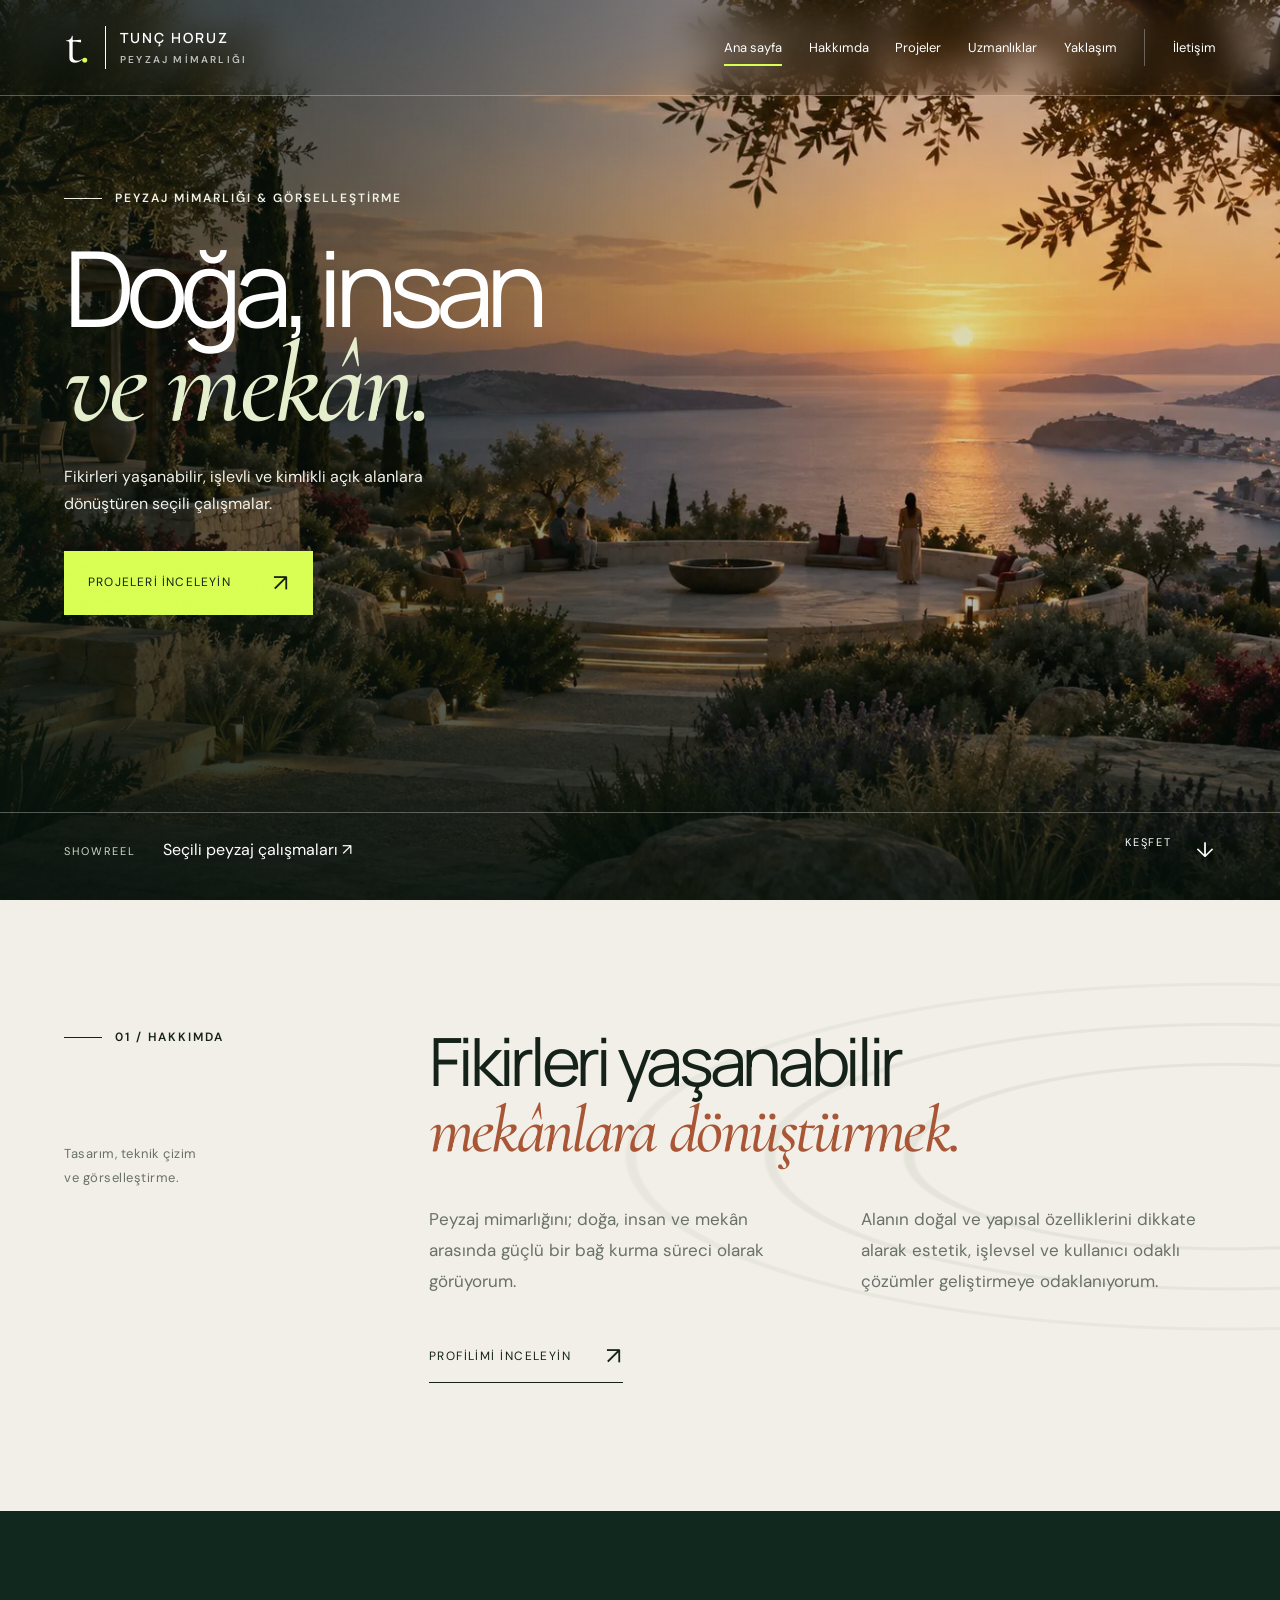
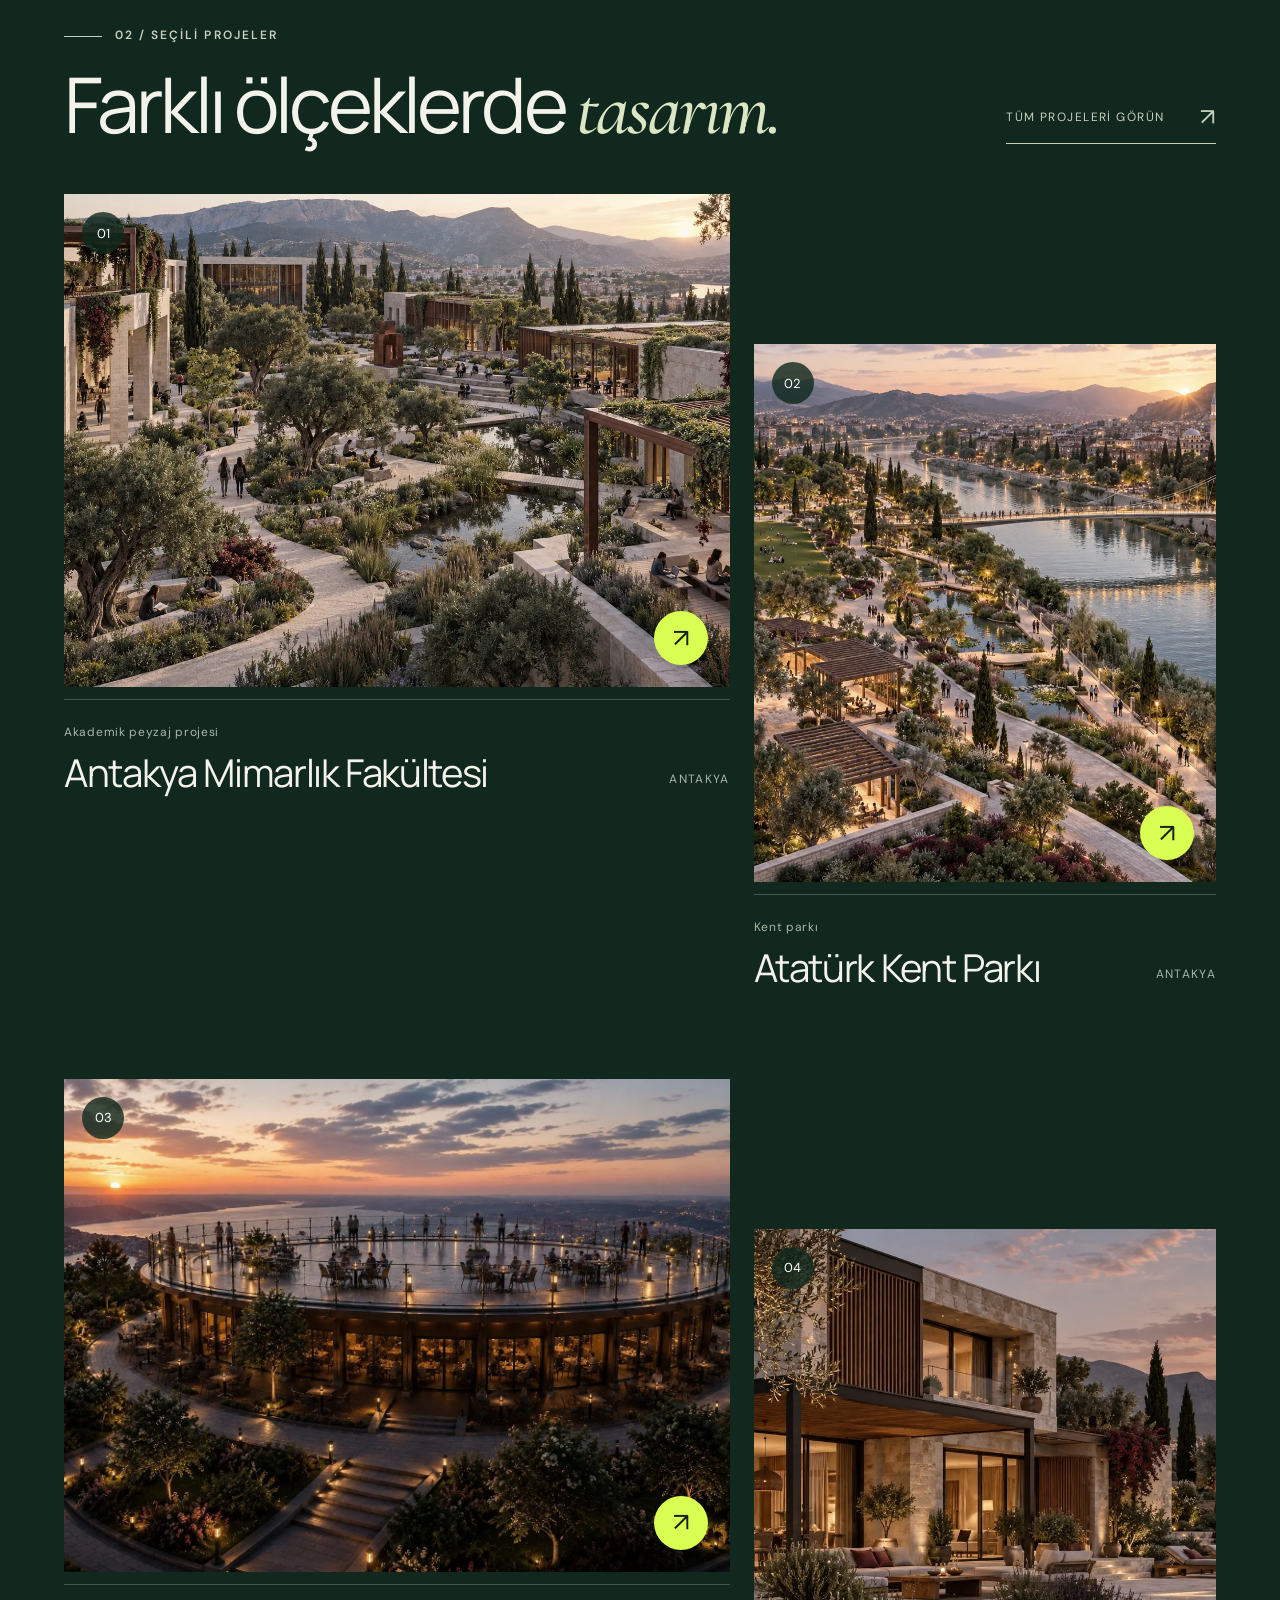
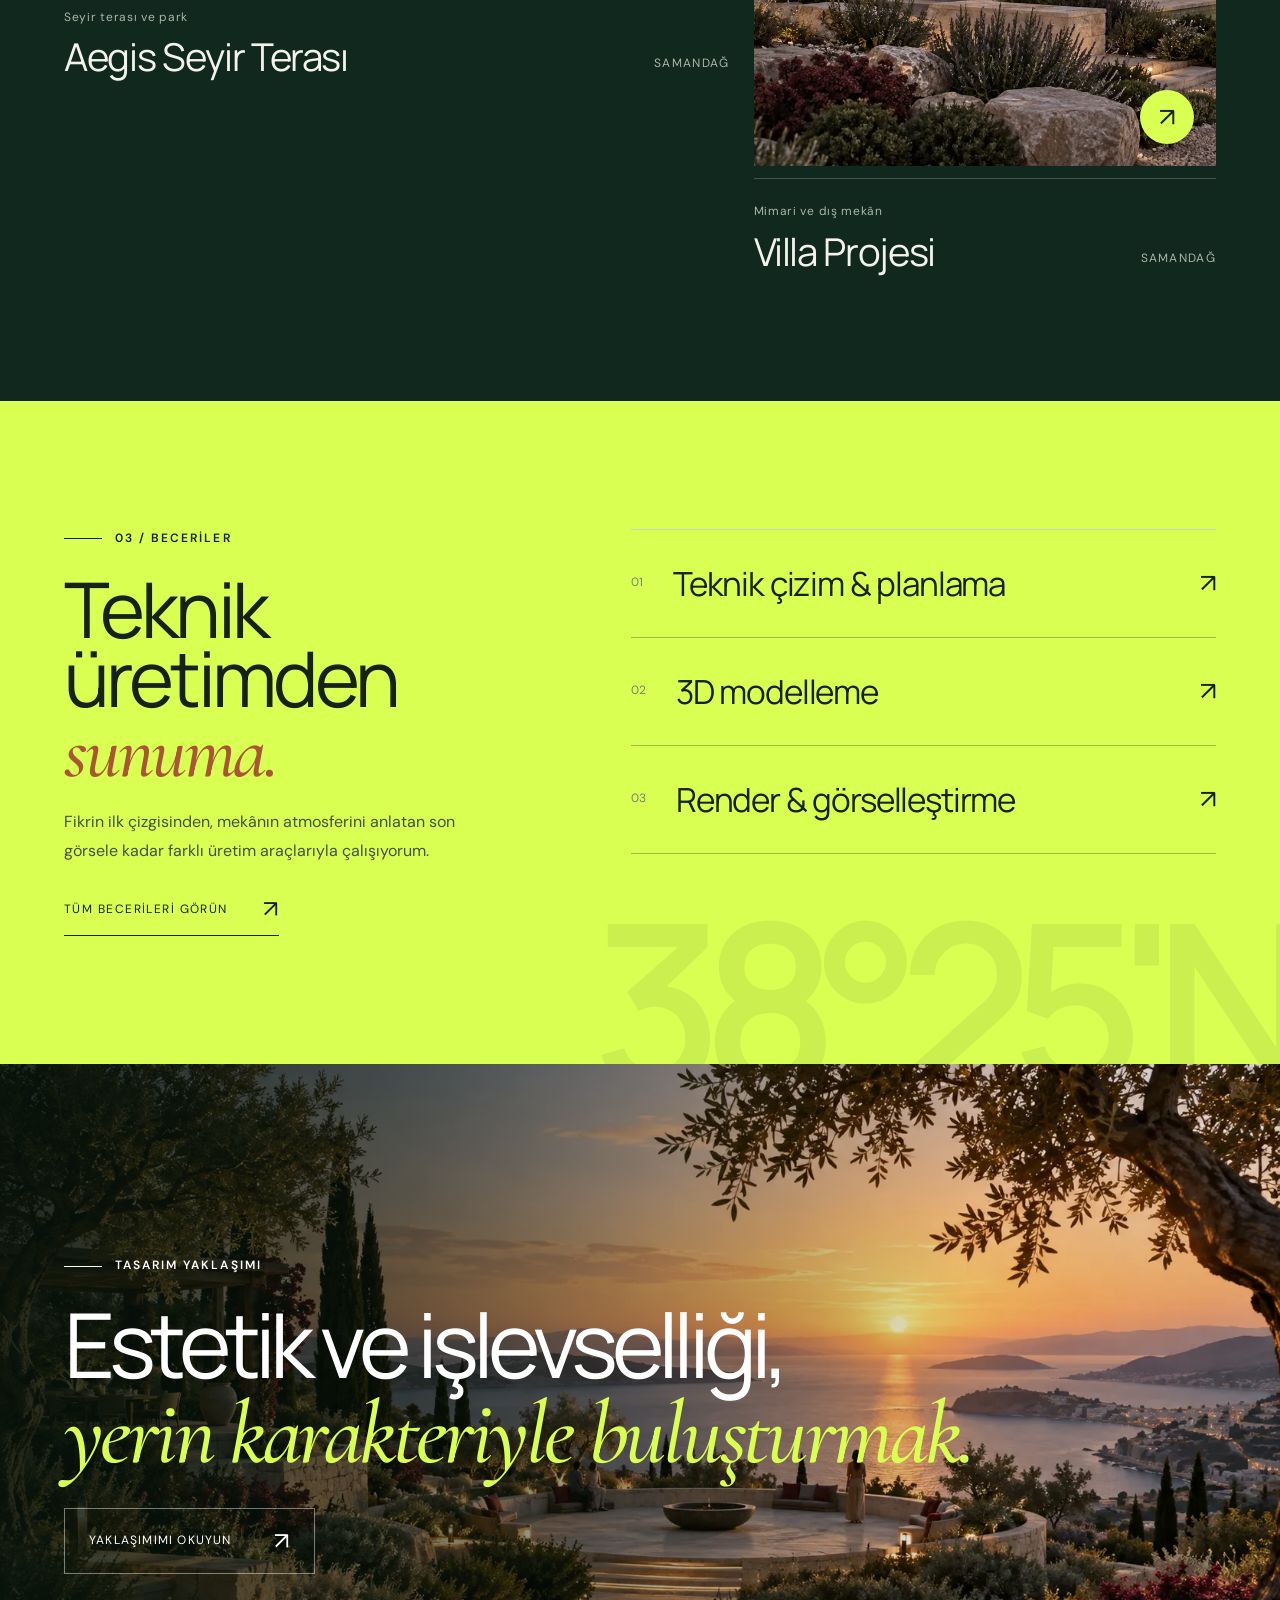
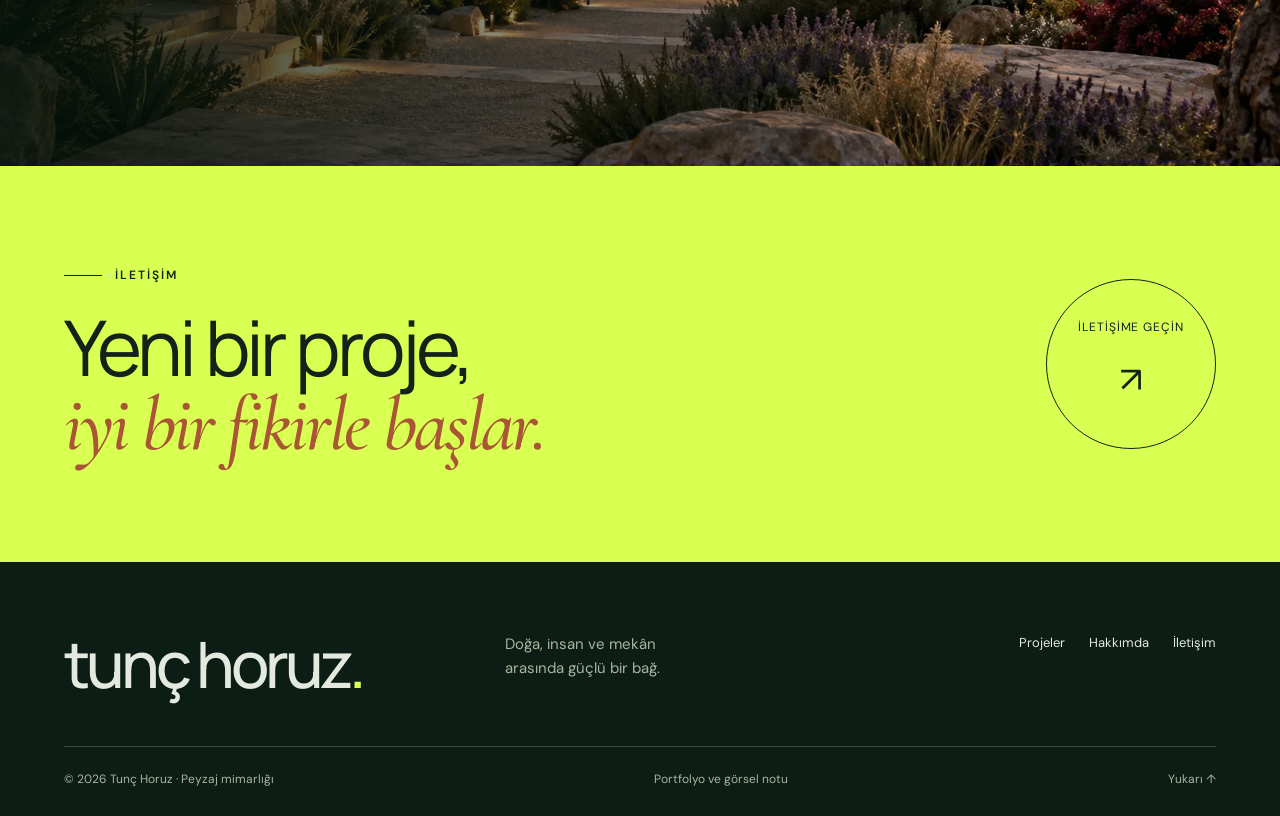
<file: index.html>
<!doctype html>
<html lang="tr"><head><meta charset="utf-8"><meta name="viewport" content="width=device-width,initial-scale=1,viewport-fit=cover"><meta name="theme-color" content="#172b22"><title>Tunç Horuz — Peyzaj Mimarlığı Portfolyosu</title><meta name="description" content="Tunç Horuz'un peyzaj mimarlığı, kamusal alan, kampüs, seyir terası ve mimari görselleştirme projeleri."><link rel="icon" href="assets/favicon.svg"><link rel="stylesheet" href="styles.css"><link rel="stylesheet" href="refined.css"><script defer src="app.js"></script></head>
<body class="home" id="top"><a class="skip" href="#main">İçeriğe geç</a><header class="site-header"><a class="brand" href="index.html" aria-label="Tunç Horuz ana sayfa"><span class="monogram">t<span>.</span></span><span class="brand-name">TUNÇ HORUZ<small>PEYZAJ MİMARLIĞI</small></span></a><nav id="main-nav" aria-label="Ana menü"><a href="index.html" aria-current="page">Ana sayfa</a><a href="hakkimizda.html">Hakkımda</a><a href="projeler.html">Projeler</a><a href="hizmetler.html">Uzmanlıklar</a><a href="yaklasim.html">Yaklaşım</a><a href="iletisim.html">İletişim</a></nav><button class="menu-button" aria-expanded="false" aria-controls="main-nav" aria-label="Menüyü aç"><span></span><span></span></button></header>
<main id="main">
  <section class="hero hero--film">
    <div class="hero-film-wrap" aria-hidden="true"><video class="hero-film" autoplay muted loop playsinline preload="auto" poster="assets/ai-hero-v3.webp"><source src="assets/hero-showreel-v2.mp4" type="video/mp4"></video></div>
    <div class="hero-overlay"></div>
    <div class="hero-copy wrap"><p class="eyebrow"><span></span>PEYZAJ MİMARLIĞI & GÖRSELLEŞTİRME</p><h1>Doğa, insan<br><em>ve mekân.</em></h1><p>Fikirleri yaşanabilir, işlevli ve kimlikli açık alanlara dönüştüren seçili çalışmalar.</p><a class="button button-light" href="projeler.html">Projeleri inceleyin<span aria-hidden="true">↗</span></a></div>
    <div class="hero-bottom wrap"><div class="hero-location"><span>SHOWREEL</span><a href="projeler.html">Seçili peyzaj çalışmaları ↗</a></div><a class="scroll-link" href="#studio">KEŞFET <span>↓</span></a></div>
  </section>
  <section class="home-intro wrap section" id="studio"><div><p class="eyebrow"><span></span>01 / HAKKIMDA</p><p class="side-note">Tasarım, teknik çizim<br>ve görselleştirme.</p></div><div><h2>Fikirleri yaşanabilir<br><em>mekânlara dönüştürmek.</em></h2><div class="intro-columns"><p>Peyzaj mimarlığını; doğa, insan ve mekân arasında güçlü bir bağ kurma süreci olarak görüyorum.</p><p>Alanın doğal ve yapısal özelliklerini dikkate alarak estetik, işlevsel ve kullanıcı odaklı çözümler geliştirmeye odaklanıyorum.</p></div><a class="line-link" href="hakkimizda.html">Profilimi inceleyin<span aria-hidden="true">↗</span></a></div></section>
  <section class="selected wrap section"><div class="section-title"><div><p class="eyebrow"><span></span>02 / SEÇİLİ PROJELER</p><h2>Farklı ölçeklerde <em>tasarım.</em></h2></div><a class="line-link" href="projeler.html">Tüm projeleri görün<span aria-hidden="true">↗</span></a></div><div class="selected-grid">
    <article class="project-card"><a href="proje-antakya-mimarlik-fakultesi.html" class="card-image"><img src="assets/ai-antakya-fakulte-cover-v3.webp" alt="Antakya Mimarlık Fakültesi peyzaj planı" loading="lazy" decoding="async"><span class="card-number">01</span><span class="card-arrow"><span aria-hidden="true">↗</span></span></a><div class="card-caption"><div><p>Akademik peyzaj projesi</p><h3><a href="proje-antakya-mimarlik-fakultesi.html">Antakya Mimarlık Fakültesi</a></h3></div><span>ANTAKYA</span></div></article>
    <article class="project-card"><a href="proje-antakya-ataturk-kent-parki.html" class="card-image"><img src="assets/ai-ataturk-kent-parki-cover-v3.webp" alt="Antakya Atatürk Kent Parkı giriş meydanı" loading="lazy" decoding="async"><span class="card-number">02</span><span class="card-arrow"><span aria-hidden="true">↗</span></span></a><div class="card-caption"><div><p>Kent parkı</p><h3><a href="proje-antakya-ataturk-kent-parki.html">Atatürk Kent Parkı</a></h3></div><span>ANTAKYA</span></div></article>
    <article class="project-card"><a href="proje-aegis-seyir-terasi.html" class="card-image"><img src="assets/aegis-user-main-terrace-sunset.webp" alt="Aegis Seyir Terası gün batımı görünümü" loading="lazy" decoding="async"><span class="card-number">03</span><span class="card-arrow"><span aria-hidden="true">↗</span></span></a><div class="card-caption"><div><p>Seyir terası ve park</p><h3><a href="proje-aegis-seyir-terasi.html">Aegis Seyir Terası</a></h3></div><span>SAMANDAĞ</span></div></article>
    <article class="project-card"><a href="proje-villa.html" class="card-image"><img src="assets/ai-villa-cover-v3.webp" alt="Villa projesi dış cephe görünümü" loading="lazy" decoding="async"><span class="card-number">04</span><span class="card-arrow"><span aria-hidden="true">↗</span></span></a><div class="card-caption"><div><p>Mimari ve dış mekân</p><h3><a href="proje-villa.html">Villa Projesi</a></h3></div><span>SAMANDAĞ</span></div></article>
  </div></section>
  <section class="home-services section"><div class="service-layout wrap"><div><p class="eyebrow"><span></span>03 / BECERİLER</p><h2>Teknik üretimden<br><em>sunuma.</em></h2><p>Fikrin ilk çizgisinden, mekânın atmosferini anlatan son görsele kadar farklı üretim araçlarıyla çalışıyorum.</p><a class="line-link" href="hizmetler.html">Tüm becerileri görün<span aria-hidden="true">↗</span></a></div><div><a class="service-row" href="hizmetler.html"><span>01</span><h3>Teknik çizim & planlama</h3><span>↗</span></a><a class="service-row" href="hizmetler.html"><span>02</span><h3>3D modelleme</h3><span>↗</span></a><a class="service-row" href="hizmetler.html"><span>03</span><h3>Render & görselleştirme</h3><span>↗</span></a></div></div></section>
  <section class="manifesto"><img src="assets/ai-hero-v3.webp" alt="Gün batımında manzaraya açılan seyir terası" loading="lazy" decoding="async"><div><p class="eyebrow"><span></span>TASARIM YAKLAŞIMI</p><h2>Estetik ve işlevselliği,<br><em>yerin karakteriyle buluşturmak.</em></h2><a class="button button-outline" href="yaklasim.html">Yaklaşımımı okuyun<span aria-hidden="true">↗</span></a></div></section>
</main>
<section class="footer-cta"><div><p class="eyebrow"><span></span>İLETİŞİM</p><h2>Yeni bir proje,<br><em>iyi bir fikirle başlar.</em></h2></div><a class="round-link" href="iletisim.html">İletişime geçin<span aria-hidden="true">↗</span></a></section>
<footer class="site-footer"><div class="footer-top"><a class="footer-logo" href="index.html">tunç horuz<span>.</span></a><p>Doğa, insan ve mekân<br>arasında güçlü bir bağ.</p><div><a href="projeler.html">Projeler</a><a href="hakkimizda.html">Hakkımda</a><a href="iletisim.html">İletişim</a></div></div><div class="footer-bottom"><span>© 2026 Tunç Horuz · Peyzaj mimarlığı</span><a href="gorsel-kaynaklari.html">Portfolyo ve görsel notu</a><a href="#top">Yukarı ↑</a></div></footer></body></html>
</file>
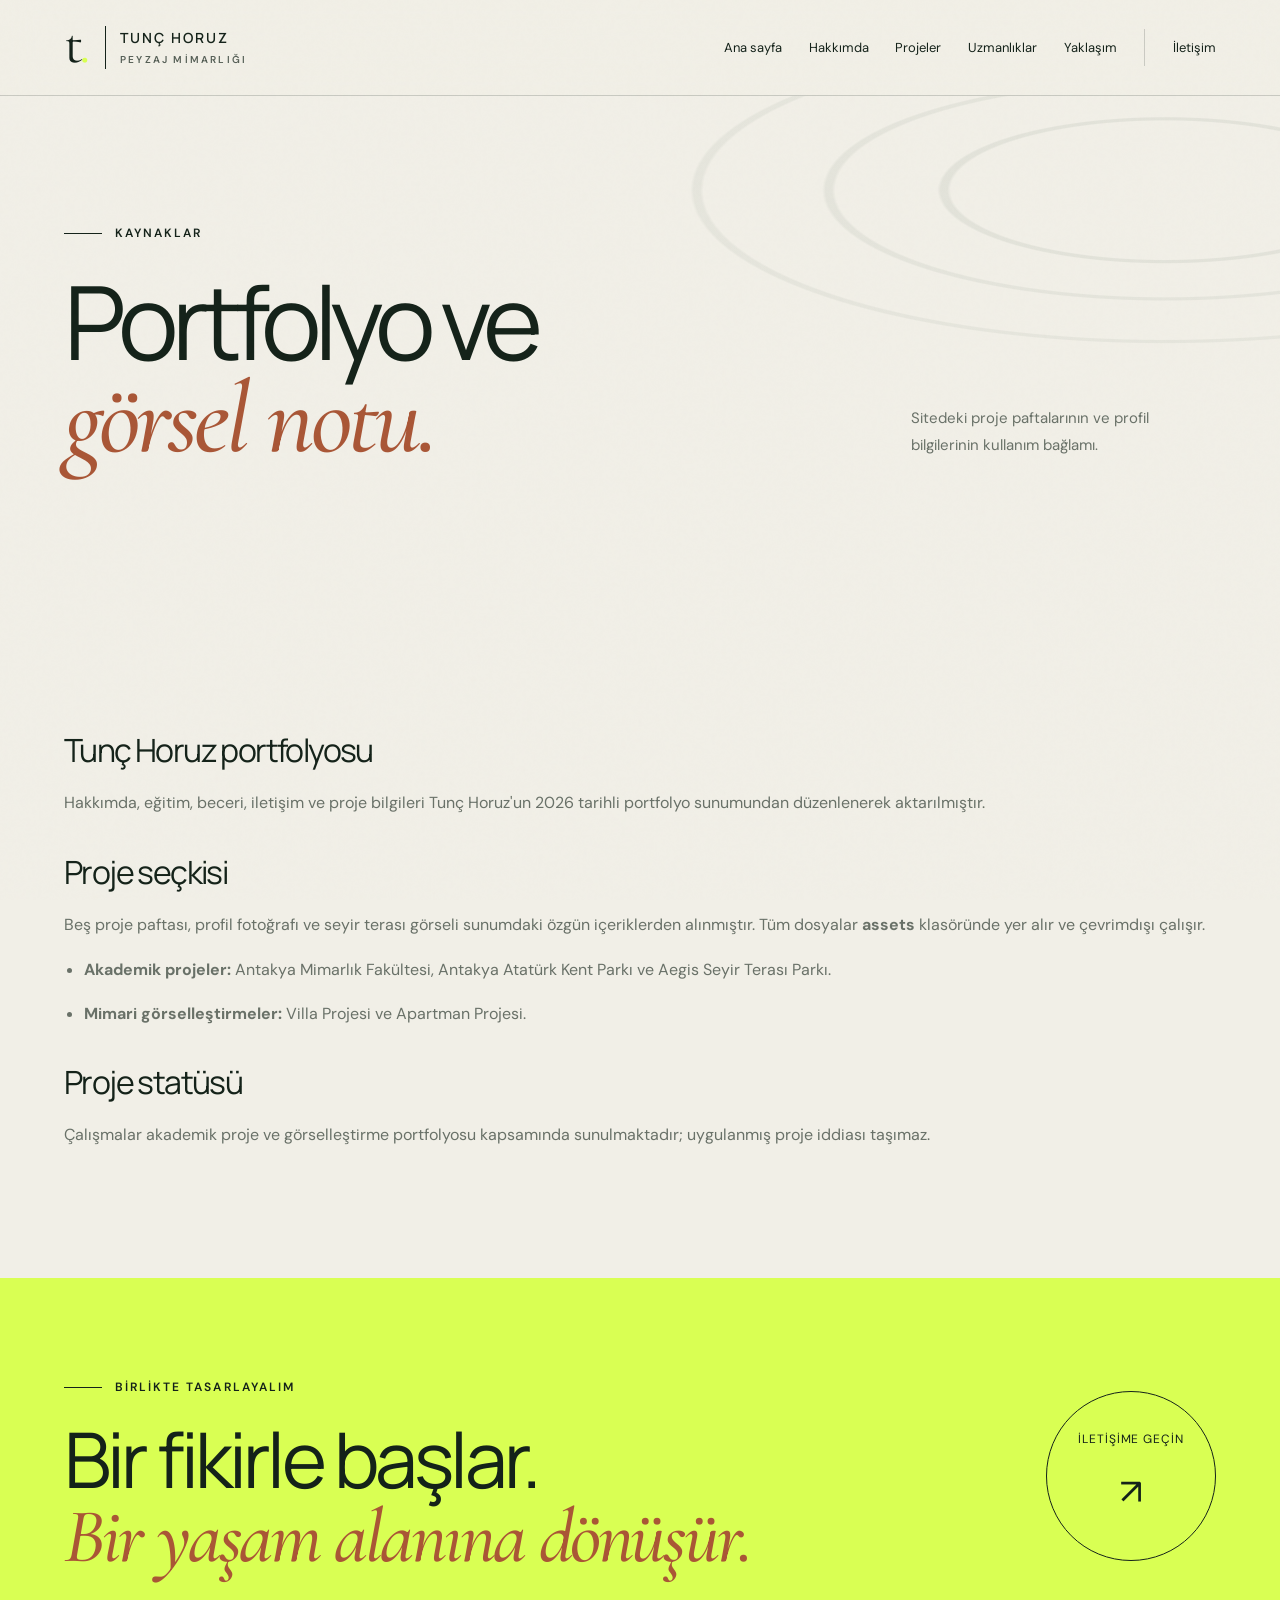
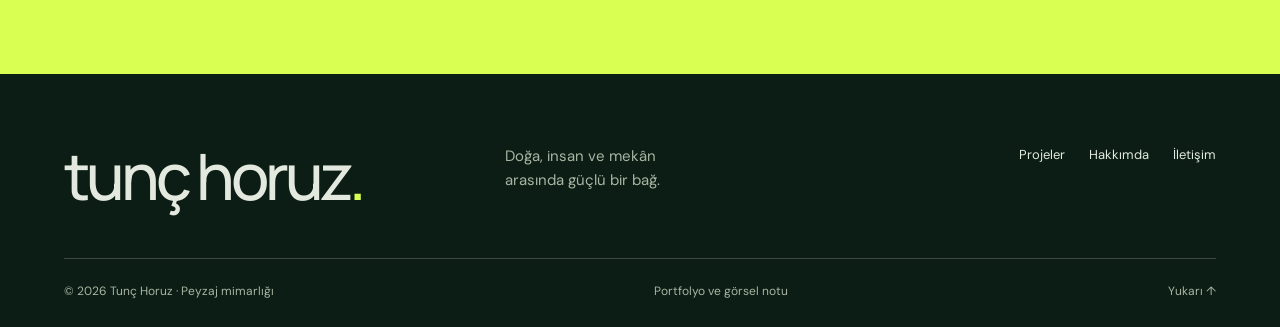
<file: gorsel-kaynaklari.html>
<!doctype html>
<html lang="tr">
<head>
  <meta charset="utf-8">
  <meta name="viewport" content="width=device-width,initial-scale=1,viewport-fit=cover">
  <meta name="theme-color" content="#172b22">
  <title>Görsel Kaynakları — Tunç Horuz</title>
  <meta name="description" content="Tunç Horuz peyzaj mimarlığı portfolyosundaki konsept görseller ve kullanım notları.">
  <link rel="icon" href="assets/favicon.svg">
  <link rel="stylesheet" href="styles.css">
  <link rel="stylesheet" href="refined.css">
  <script defer src="app.js"></script>
</head>
<body id="top">
  <a class="skip" href="#main">İçeriğe geç</a>
  <header class="site-header">
    <a class="brand" href="index.html" aria-label="Tunç Horuz ana sayfa">
      <span class="monogram">t<span>.</span></span>
      <span class="brand-name">TUNÇ HORUZ<small>PEYZAJ MİMARLIĞI</small></span>
    </a>
    <nav id="main-nav" aria-label="Ana menü">
      <a href="index.html">Ana sayfa</a>
      <a href="hakkimizda.html">Hakkımda</a>
      <a href="projeler.html">Projeler</a>
      <a href="hizmetler.html">Uzmanlıklar</a>
      <a href="yaklasim.html">Yaklaşım</a>
      <a href="iletisim.html">İletişim</a>
    </nav>
    <button class="menu-button" aria-expanded="false" aria-controls="main-nav" aria-label="Menüyü aç"><span></span><span></span></button>
  </header>

  <main id="main">
    <section class="page-mast wrap">
      <p class="eyebrow"><span></span>KAYNAKLAR</p>
      <div>
        <h1>Portfolyo ve<br><em>görsel notu.</em></h1>
        <p>Sitedeki proje paftalarının ve profil bilgilerinin kullanım bağlamı.</p>
      </div>
    </section>

    <section class="wrap credits section">
      <h2>Tunç Horuz portfolyosu</h2>
      <p>Hakkımda, eğitim, beceri, iletişim ve proje bilgileri Tunç Horuz'un 2026 tarihli portfolyo sunumundan düzenlenerek aktarılmıştır.</p>

      <h2>Proje seçkisi</h2>
      <p>Beş proje paftası, profil fotoğrafı ve seyir terası görseli sunumdaki özgün içeriklerden alınmıştır. Tüm dosyalar <strong>assets</strong> klasöründe yer alır ve çevrimdışı çalışır.</p>
      <ul>
        <li><strong>Akademik projeler:</strong> Antakya Mimarlık Fakültesi, Antakya Atatürk Kent Parkı ve Aegis Seyir Terası Parkı.</li>
        <li><strong>Mimari görselleştirmeler:</strong> Villa Projesi ve Apartman Projesi.</li>
      </ul>

      <h2>Proje statüsü</h2>
      <p>Çalışmalar akademik proje ve görselleştirme portfolyosu kapsamında sunulmaktadır; uygulanmış proje iddiası taşımaz.</p>
    </section>
  </main>

  <section class="footer-cta">
    <div>
      <p class="eyebrow"><span></span>BİRLİKTE TASARLAYALIM</p>
      <h2>Bir fikirle başlar.<br><em>Bir yaşam alanına dönüşür.</em></h2>
    </div>
    <a class="round-link" href="iletisim.html">İletişime geçin<span aria-hidden="true">↗</span></a>
  </section>

  <footer class="site-footer">
    <div class="footer-top">
      <a class="footer-logo" href="index.html">tunç horuz<span>.</span></a>
      <p>Doğa, insan ve mekân<br>arasında güçlü bir bağ.</p>
      <div><a href="projeler.html">Projeler</a><a href="hakkimizda.html">Hakkımda</a><a href="iletisim.html">İletişim</a></div>
    </div>
    <div class="footer-bottom">
      <span>© 2026 Tunç Horuz · Peyzaj mimarlığı</span>
      <a href="gorsel-kaynaklari.html">Portfolyo ve görsel notu</a>
      <a href="#top">Yukarı ↑</a>
    </div>
  </footer>

  <dialog class="lightbox" aria-label="Görsel galerisi">
    <button class="lightbox-close" aria-label="Galeriyi kapat">×</button>
    <button class="lightbox-prev" aria-label="Önceki görsel">←</button>
    <figure><img alt=""><figcaption></figcaption></figure>
    <button class="lightbox-next" aria-label="Sonraki görsel">→</button>
  </dialog>
</body>
</html>
</file>
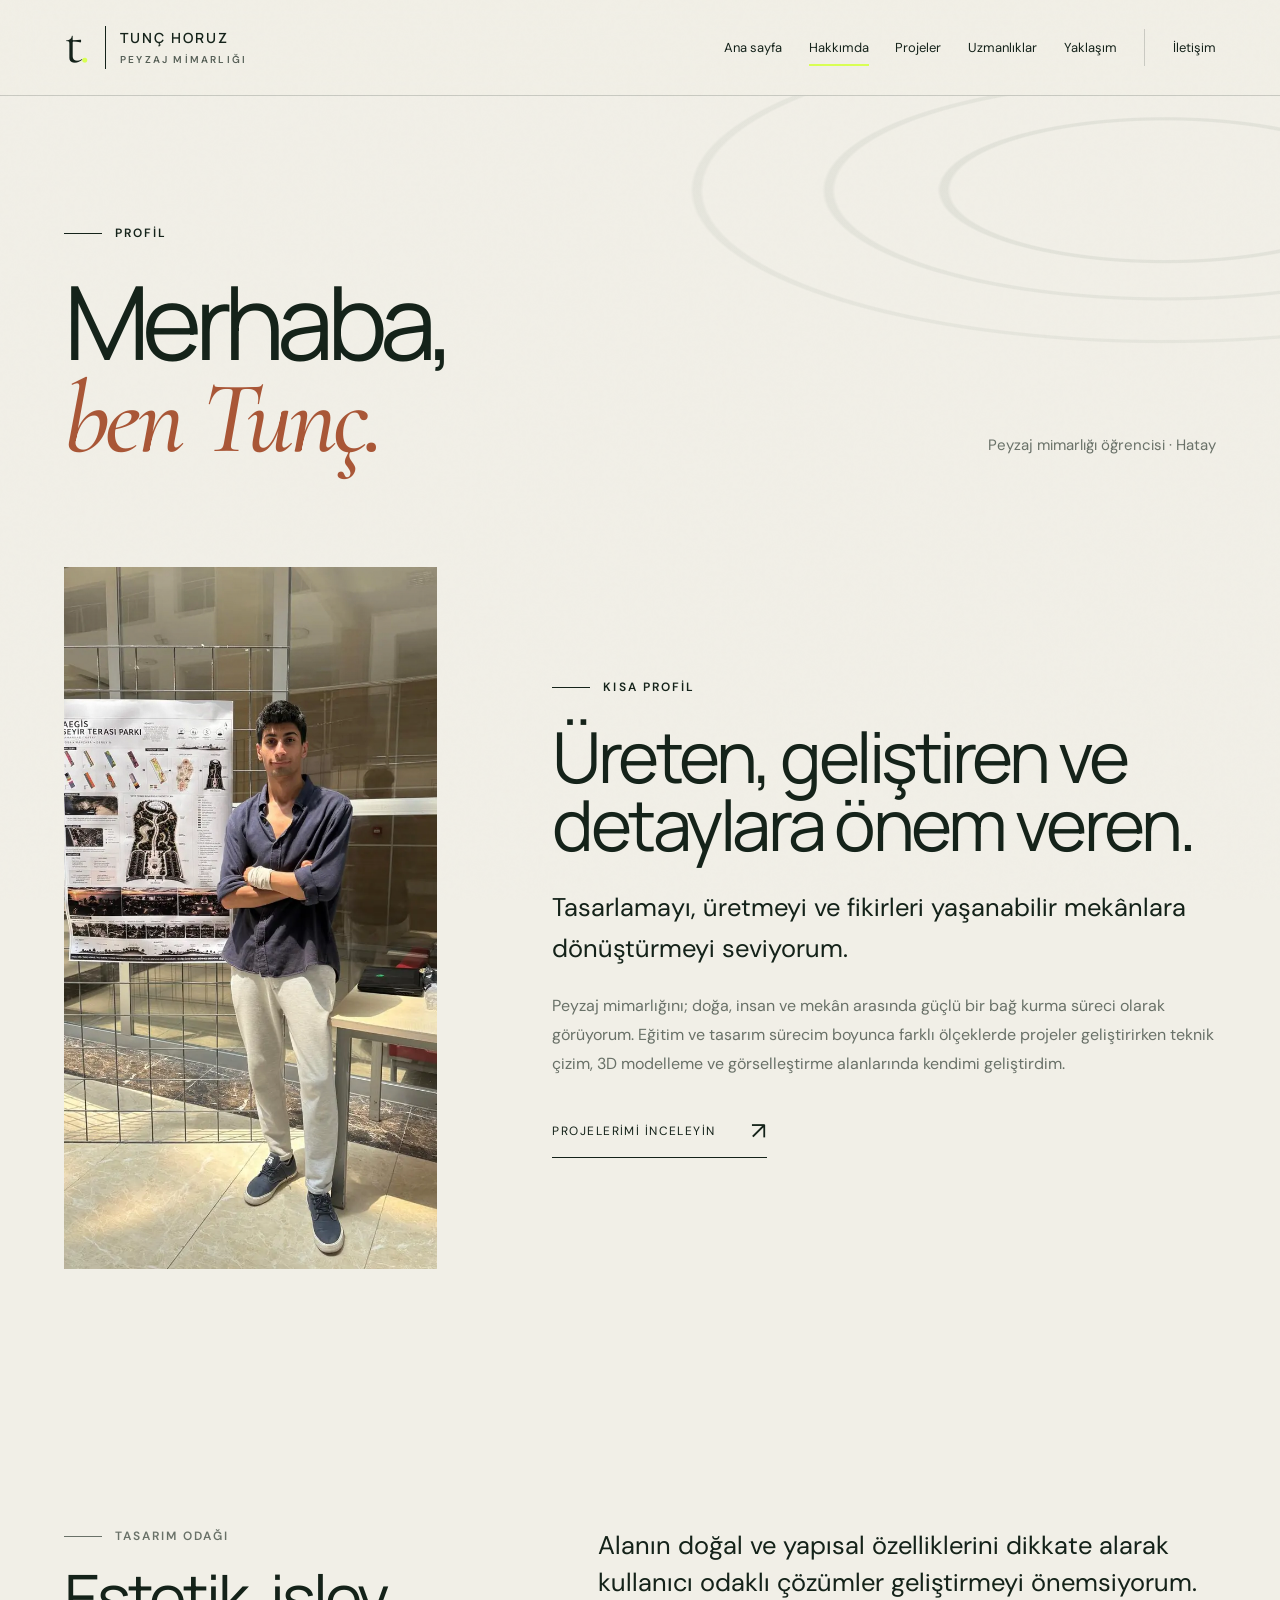
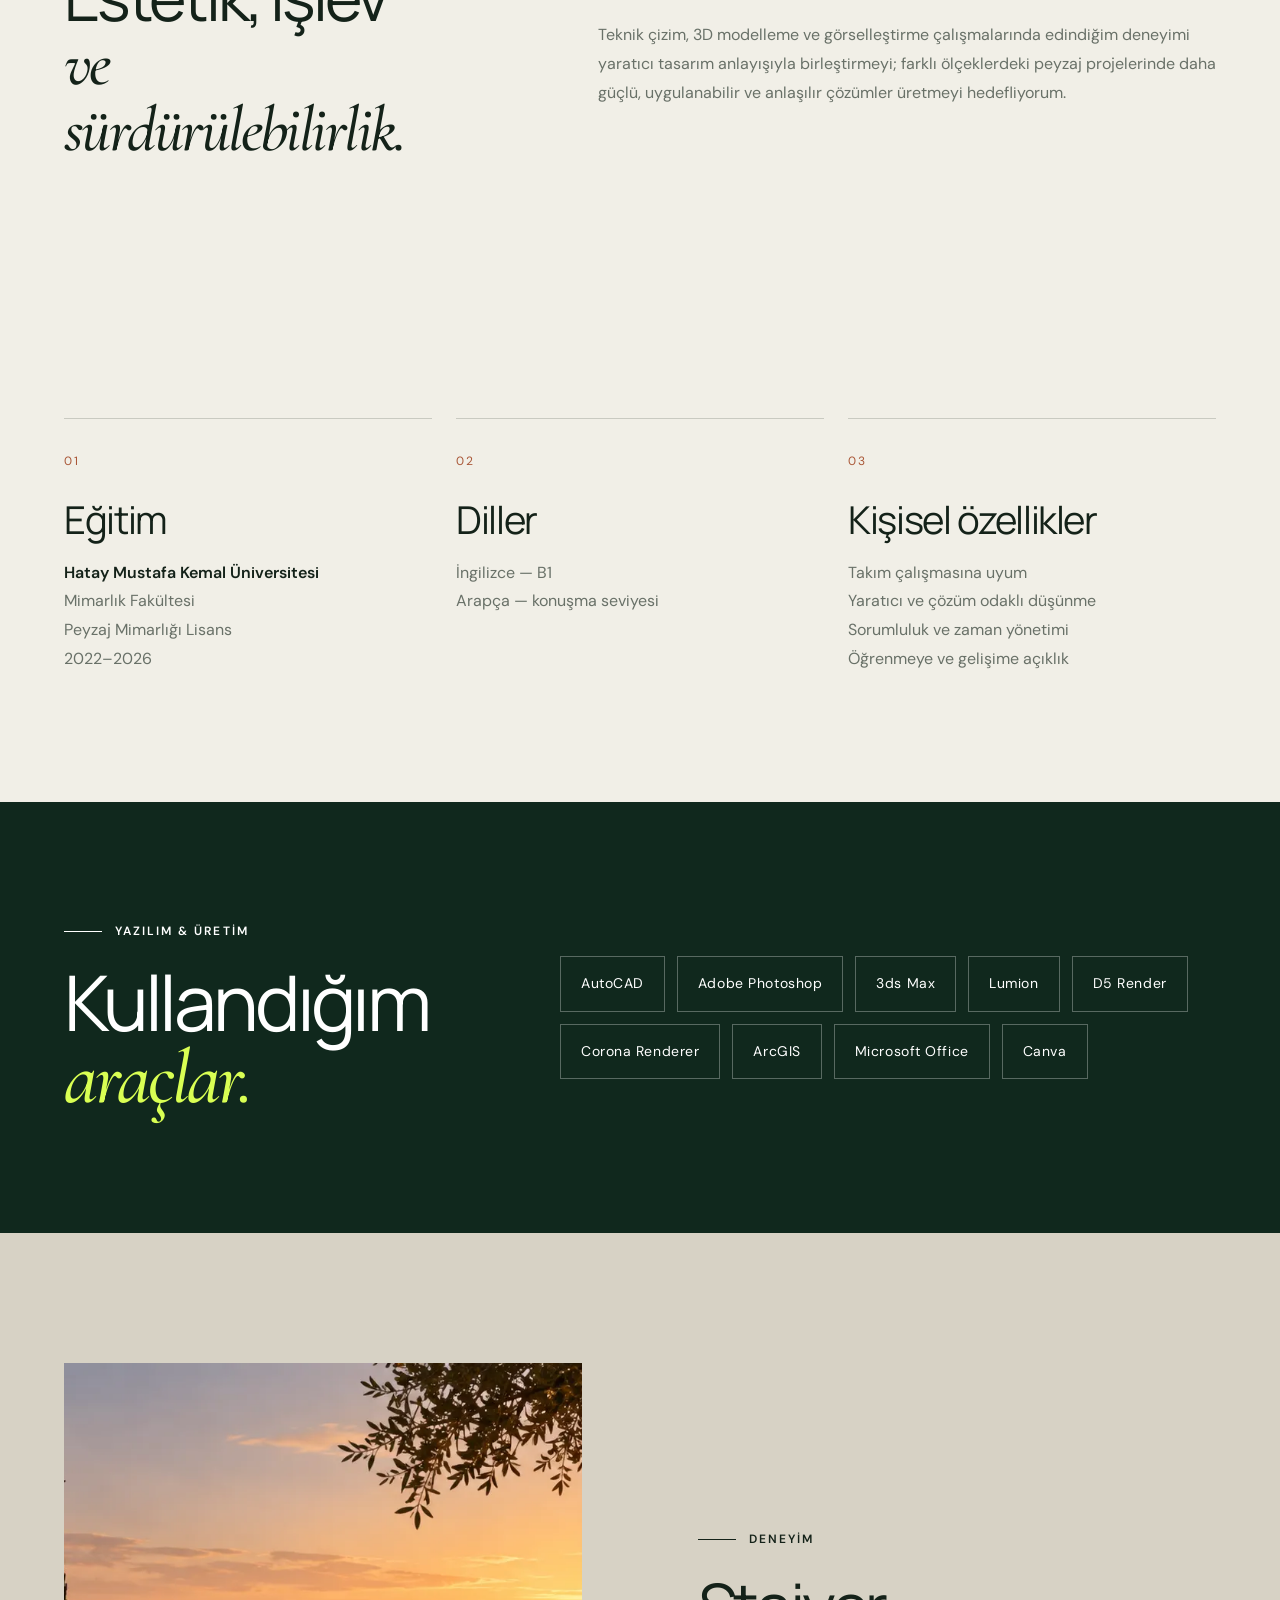
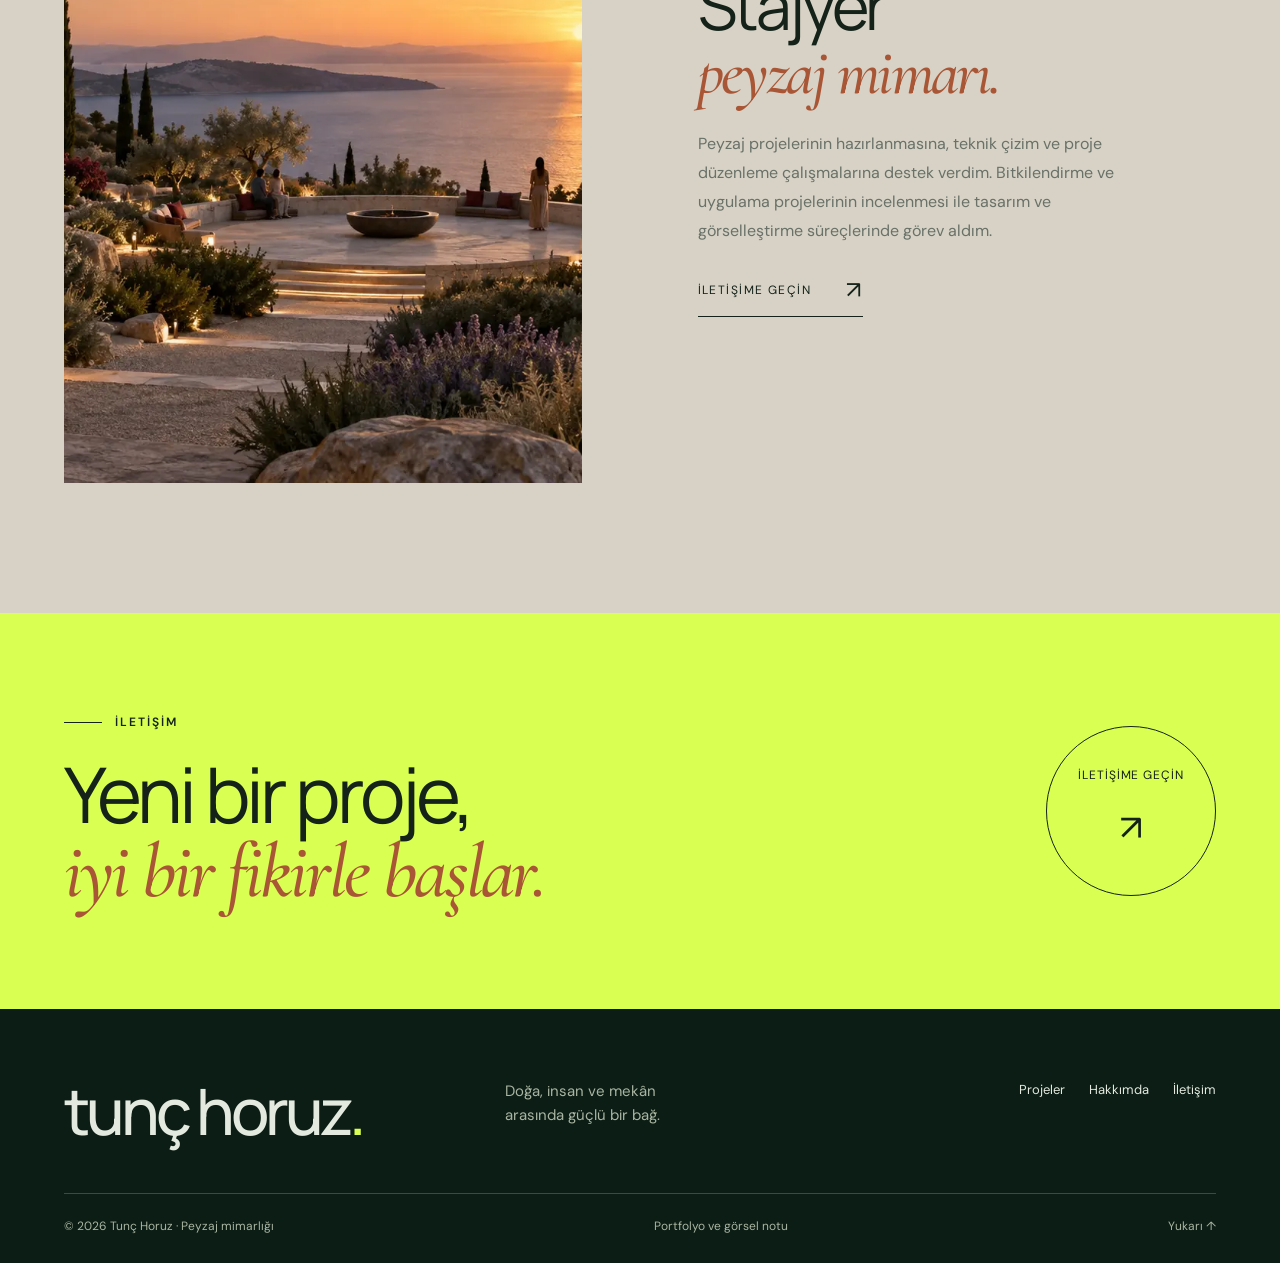
<file: hakkimizda.html>
<!doctype html>
<html lang="tr"><head><meta charset="utf-8"><meta name="viewport" content="width=device-width,initial-scale=1,viewport-fit=cover"><meta name="theme-color" content="#172b22"><title>Hakkımda — Tunç Horuz</title><meta name="description" content="Tunç Horuz'un peyzaj mimarlığı eğitimi, tasarım yaklaşımı, yazılım becerileri ve deneyimi."><link rel="icon" href="assets/favicon.svg"><link rel="stylesheet" href="styles.css"><link rel="stylesheet" href="refined.css"><script defer src="app.js"></script></head>
<body id="top"><a class="skip" href="#main">İçeriğe geç</a><header class="site-header"><a class="brand" href="index.html" aria-label="Tunç Horuz ana sayfa"><span class="monogram">t<span>.</span></span><span class="brand-name">TUNÇ HORUZ<small>PEYZAJ MİMARLIĞI</small></span></a><nav id="main-nav" aria-label="Ana menü"><a href="index.html">Ana sayfa</a><a href="hakkimizda.html" aria-current="page">Hakkımda</a><a href="projeler.html">Projeler</a><a href="hizmetler.html">Uzmanlıklar</a><a href="yaklasim.html">Yaklaşım</a><a href="iletisim.html">İletişim</a></nav><button class="menu-button" aria-expanded="false" aria-controls="main-nav" aria-label="Menüyü aç"><span></span><span></span></button></header>
<main id="main"><section class="page-mast wrap"><p class="eyebrow"><span></span>PROFİL</p><div><h1>Merhaba,<br><em>ben Tunç.</em></h1><p>Peyzaj mimarlığı öğrencisi · Hatay</p></div></section>
<section class="profile-feature wrap"><div class="profile-photo"><img src="assets/tunc-portre.webp" alt="Tunç Horuz portre fotoğrafı" loading="eager" decoding="async"></div><div class="profile-intro"><p class="eyebrow"><span></span>KISA PROFİL</p><h2>Üreten, geliştiren ve detaylara önem veren.</h2><p class="lead">Tasarlamayı, üretmeyi ve fikirleri yaşanabilir mekânlara dönüştürmeyi seviyorum.</p><p>Peyzaj mimarlığını; doğa, insan ve mekân arasında güçlü bir bağ kurma süreci olarak görüyorum. Eğitim ve tasarım sürecim boyunca farklı ölçeklerde projeler geliştirirken teknik çizim, 3D modelleme ve görselleştirme alanlarında kendimi geliştirdim.</p><a class="line-link" href="projeler.html">Projelerimi inceleyin<span aria-hidden="true">↗</span></a></div></section>
<section class="wrap section editorial"><div><p class="eyebrow"><span></span>TASARIM ODAĞI</p><h2>Estetik, işlev<br><em>ve sürdürülebilirlik.</em></h2></div><div><p class="lead">Alanın doğal ve yapısal özelliklerini dikkate alarak kullanıcı odaklı çözümler geliştirmeyi önemsiyorum.</p><p>Teknik çizim, 3D modelleme ve görselleştirme çalışmalarında edindiğim deneyimi yaratıcı tasarım anlayışıyla birleştirmeyi; farklı ölçeklerdeki peyzaj projelerinde daha güçlü, uygulanabilir ve anlaşılır çözümler üretmeyi hedefliyorum.</p></div></section>
<section class="profile-details wrap section"><article><span>01</span><h3>Eğitim</h3><p><strong>Hatay Mustafa Kemal Üniversitesi</strong><br>Mimarlık Fakültesi<br>Peyzaj Mimarlığı Lisans<br>2022–2026</p></article><article><span>02</span><h3>Diller</h3><p>İngilizce — B1<br>Arapça — konuşma seviyesi</p></article><article><span>03</span><h3>Kişisel özellikler</h3><p>Takım çalışmasına uyum<br>Yaratıcı ve çözüm odaklı düşünme<br>Sorumluluk ve zaman yönetimi<br>Öğrenmeye ve gelişime açıklık</p></article></section>
<section class="skills-section"><div class="wrap"><div><p class="eyebrow"><span></span>YAZILIM & ÜRETİM</p><h2>Kullandığım<br><em>araçlar.</em></h2></div><div class="skill-cloud"><span>AutoCAD</span><span>Adobe Photoshop</span><span>3ds Max</span><span>Lumion</span><span>D5 Render</span><span>Corona Renderer</span><span>ArcGIS</span><span>Microsoft Office</span><span>Canva</span></div></div></section>
<section class="split-feature wrap section"><div><img src="assets/ai-hero-v3.webp" alt="Seyir terası ve peyzaj atmosferi" loading="lazy" decoding="async"></div><div><p class="eyebrow"><span></span>DENEYİM</p><h2>Stajyer<br><em>peyzaj mimarı.</em></h2><p>Peyzaj projelerinin hazırlanmasına, teknik çizim ve proje düzenleme çalışmalarına destek verdim. Bitkilendirme ve uygulama projelerinin incelenmesi ile tasarım ve görselleştirme süreçlerinde görev aldım.</p><a class="line-link" href="iletisim.html">İletişime geçin<span aria-hidden="true">↗</span></a></div></section></main>
<section class="footer-cta"><div><p class="eyebrow"><span></span>İLETİŞİM</p><h2>Yeni bir proje,<br><em>iyi bir fikirle başlar.</em></h2></div><a class="round-link" href="iletisim.html">İletişime geçin<span aria-hidden="true">↗</span></a></section><footer class="site-footer"><div class="footer-top"><a class="footer-logo" href="index.html">tunç horuz<span>.</span></a><p>Doğa, insan ve mekân<br>arasında güçlü bir bağ.</p><div><a href="projeler.html">Projeler</a><a href="hakkimizda.html">Hakkımda</a><a href="iletisim.html">İletişim</a></div></div><div class="footer-bottom"><span>© 2026 Tunç Horuz · Peyzaj mimarlığı</span><a href="gorsel-kaynaklari.html">Portfolyo ve görsel notu</a><a href="#top">Yukarı ↑</a></div></footer></body></html>
</file>
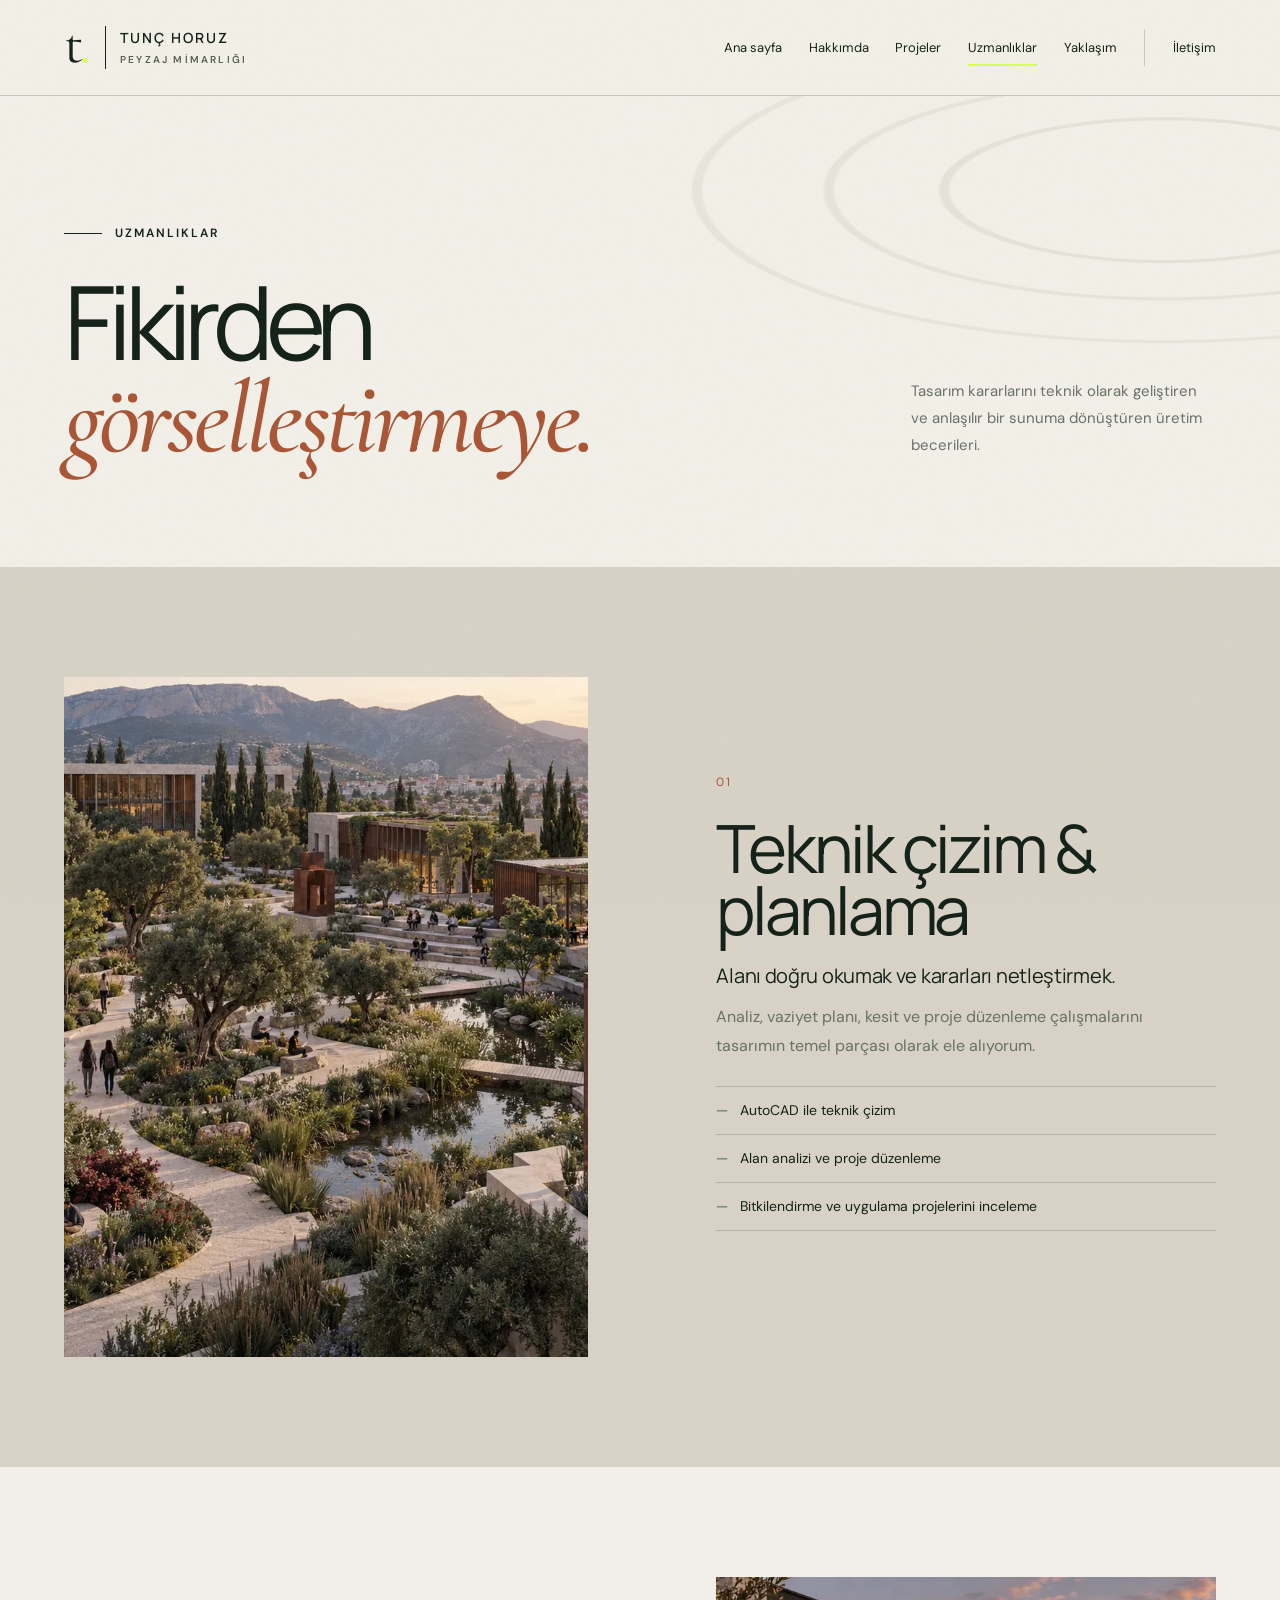
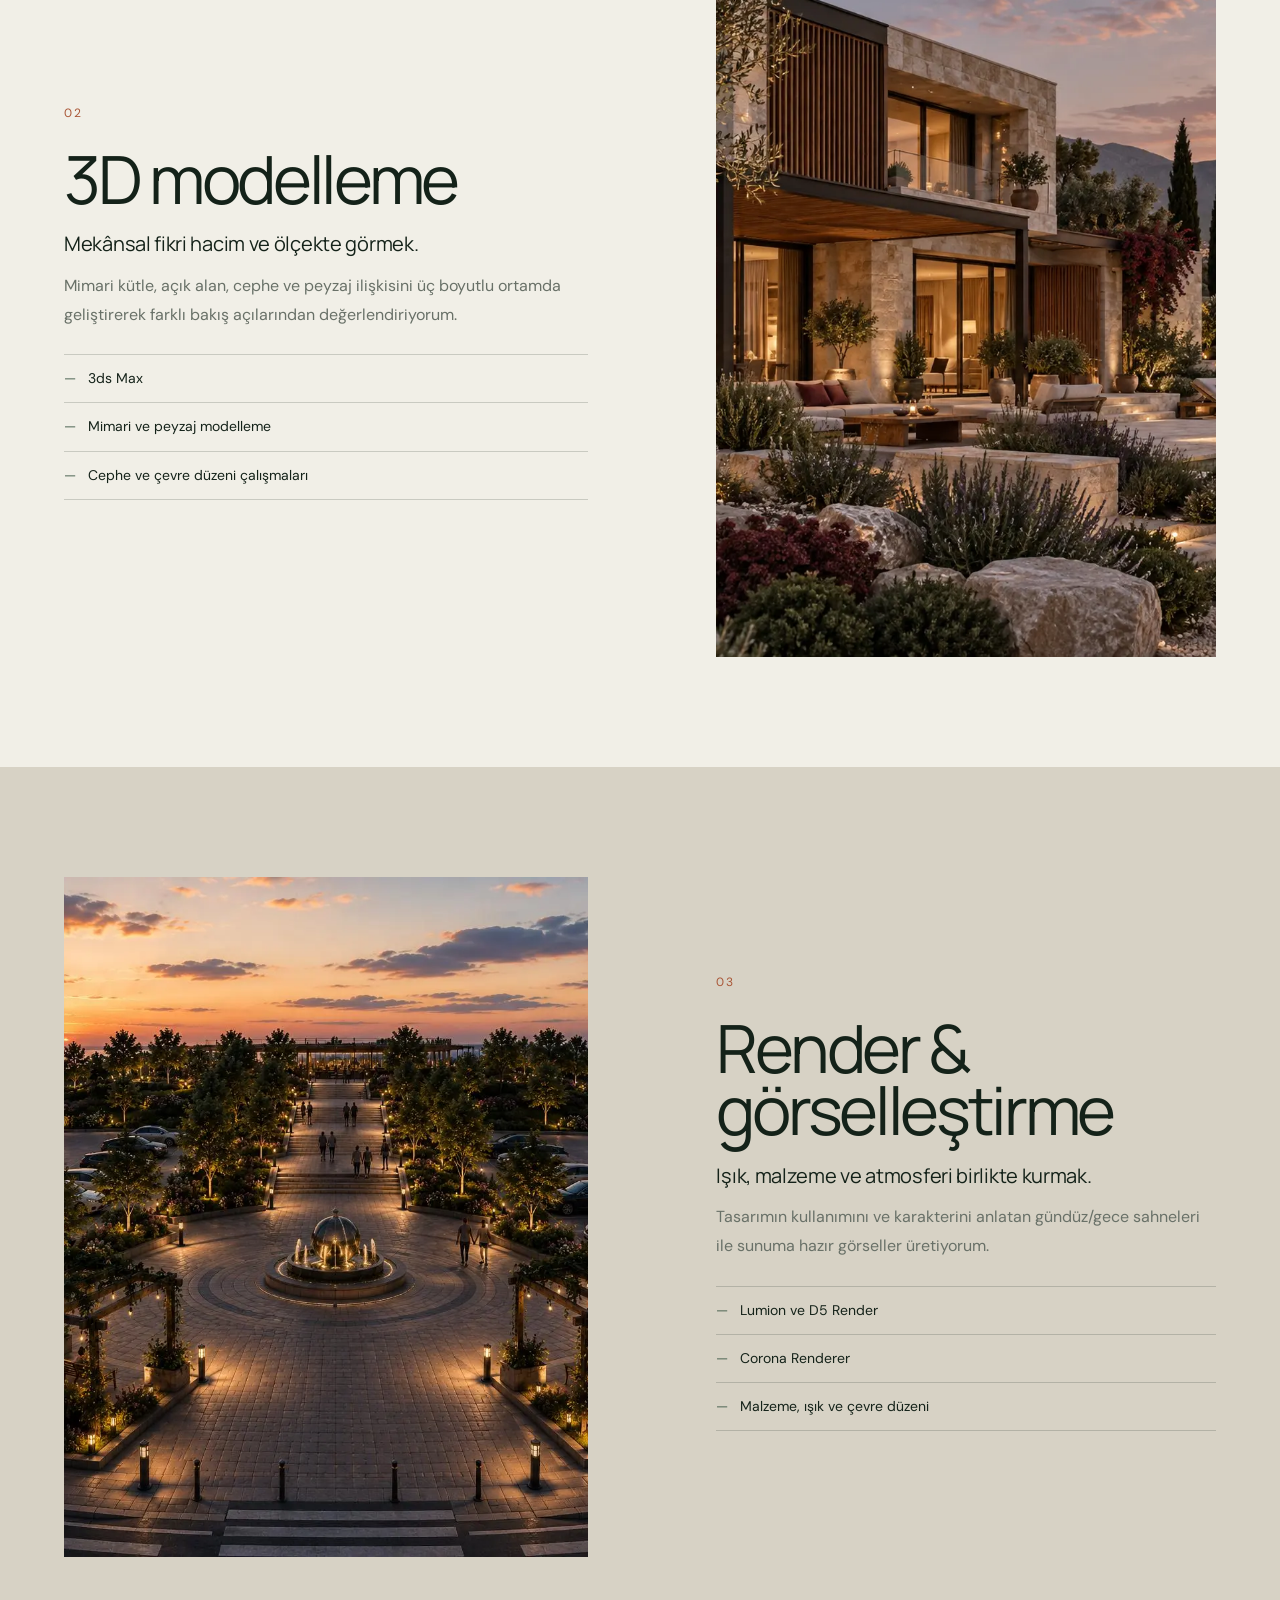
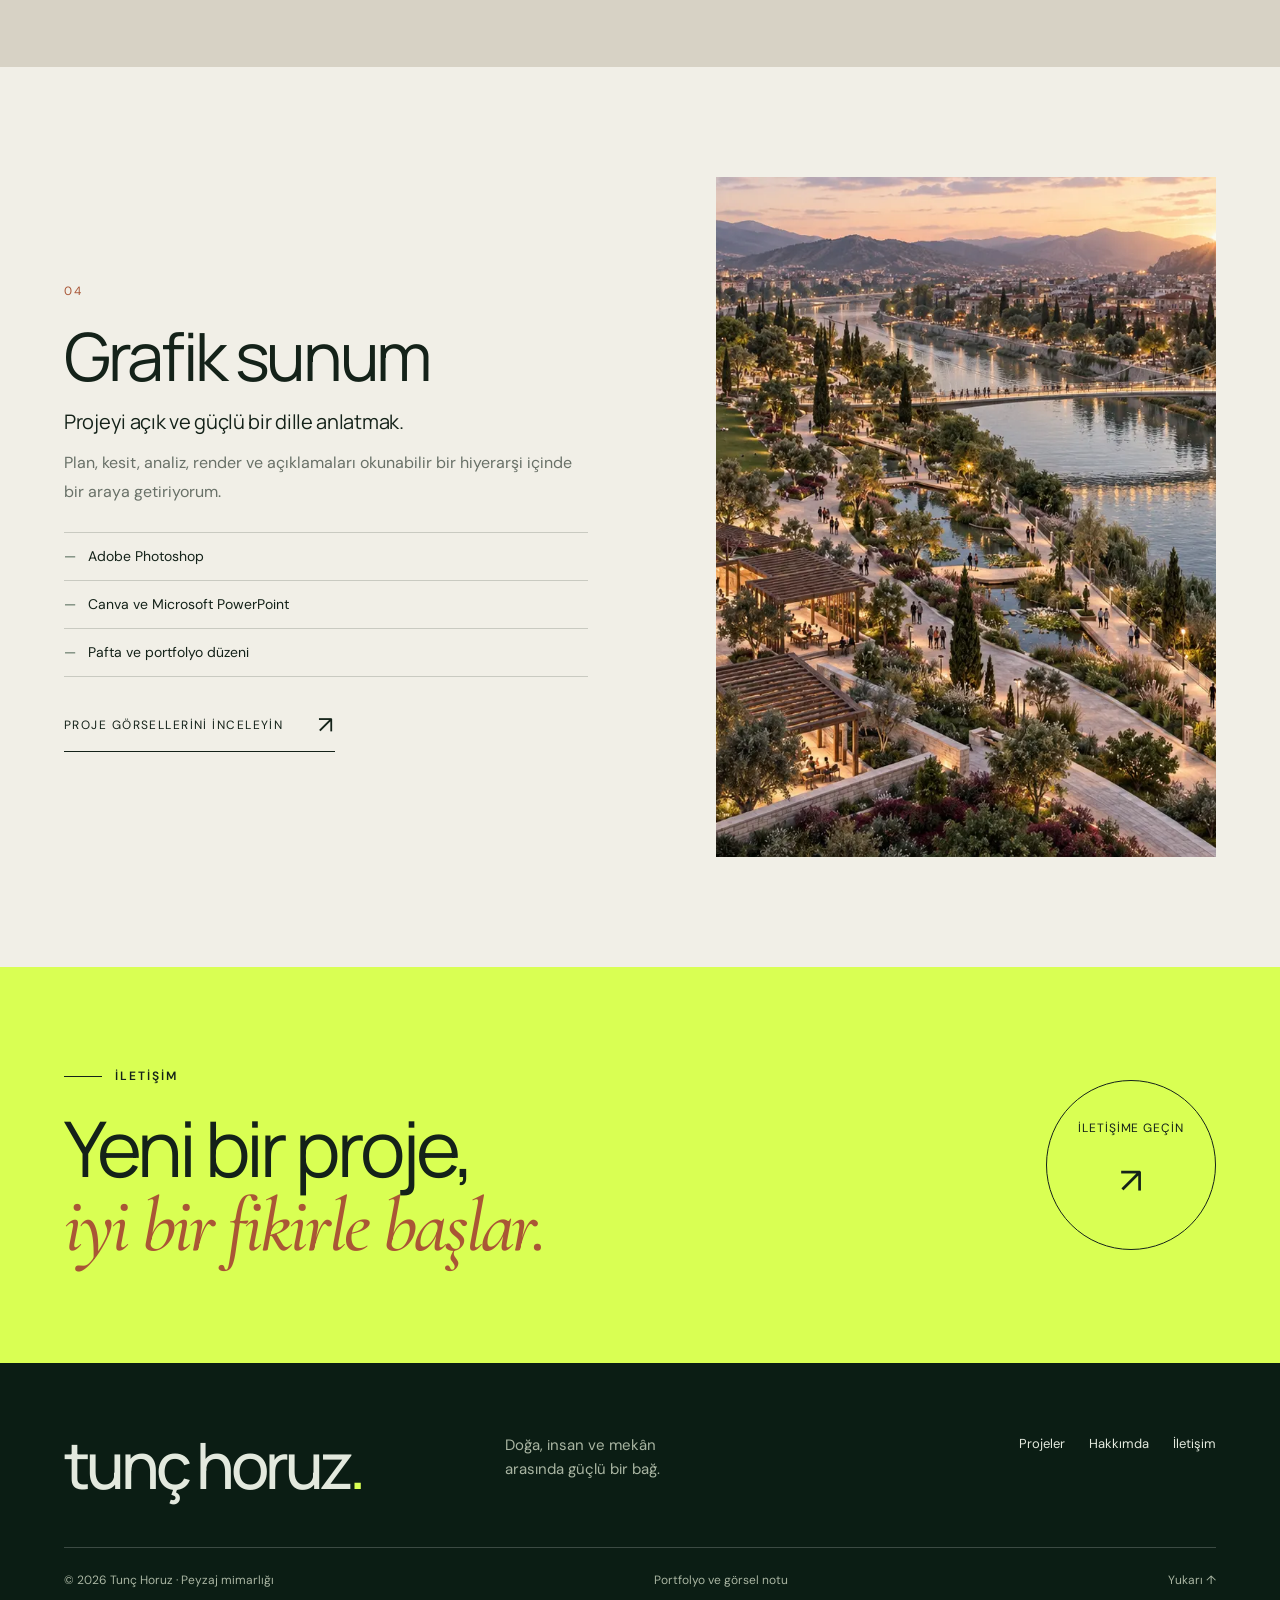
<file: hizmetler.html>
<!doctype html>
<html lang="tr"><head><meta charset="utf-8"><meta name="viewport" content="width=device-width,initial-scale=1,viewport-fit=cover"><meta name="theme-color" content="#172b22"><title>Uzmanlıklar — Tunç Horuz</title><meta name="description" content="Tunç Horuz'un teknik çizim, peyzaj tasarımı, 3D modelleme, render ve grafik sunum becerileri."><link rel="icon" href="assets/favicon.svg"><link rel="stylesheet" href="styles.css"><link rel="stylesheet" href="refined.css"><script defer src="app.js"></script></head>
<body id="top"><a class="skip" href="#main">İçeriğe geç</a><header class="site-header"><a class="brand" href="index.html" aria-label="Tunç Horuz ana sayfa"><span class="monogram">t<span>.</span></span><span class="brand-name">TUNÇ HORUZ<small>PEYZAJ MİMARLIĞI</small></span></a><nav id="main-nav" aria-label="Ana menü"><a href="index.html">Ana sayfa</a><a href="hakkimizda.html">Hakkımda</a><a href="projeler.html">Projeler</a><a href="hizmetler.html" aria-current="page">Uzmanlıklar</a><a href="yaklasim.html">Yaklaşım</a><a href="iletisim.html">İletişim</a></nav><button class="menu-button" aria-expanded="false" aria-controls="main-nav" aria-label="Menüyü aç"><span></span><span></span></button></header>
<main id="main"><section class="page-mast wrap"><p class="eyebrow"><span></span>UZMANLIKLAR</p><div><h1>Fikirden<br><em>görselleştirmeye.</em></h1><p>Tasarım kararlarını teknik olarak geliştiren ve anlaşılır bir sunuma dönüştüren üretim becerileri.</p></div></section>
<section class="service-detail wrap" id="teknik-cizim"><div class="service-photo"><img src="assets/ai-antakya-fakulte-cover-v3.webp" alt="Peyzaj projesi vaziyet planı" loading="eager" decoding="async"></div><div><span class="large-index">01</span><h2>Teknik çizim & planlama</h2><h3>Alanı doğru okumak ve kararları netleştirmek.</h3><p>Analiz, vaziyet planı, kesit ve proje düzenleme çalışmalarını tasarımın temel parçası olarak ele alıyorum.</p><ul><li>AutoCAD ile teknik çizim</li><li>Alan analizi ve proje düzenleme</li><li>Bitkilendirme ve uygulama projelerini inceleme</li></ul></div></section>
<section class="service-detail wrap" id="modelleme"><div class="service-photo"><img src="assets/ai-villa-cover-v3.webp" alt="Villa projesi 3D modelleme ve dış mekân görünümü" loading="lazy" decoding="async"></div><div><span class="large-index">02</span><h2>3D modelleme</h2><h3>Mekânsal fikri hacim ve ölçekte görmek.</h3><p>Mimari kütle, açık alan, cephe ve peyzaj ilişkisini üç boyutlu ortamda geliştirerek farklı bakış açılarından değerlendiriyorum.</p><ul><li>3ds Max</li><li>Mimari ve peyzaj modelleme</li><li>Cephe ve çevre düzeni çalışmaları</li></ul></div></section>
<section class="service-detail wrap" id="render"><div class="service-photo"><img src="assets/aegis-user-entrance-plaza-night.webp" alt="Aegis Seyir Terası giriş meydanı gece renderı" loading="lazy" decoding="async"></div><div><span class="large-index">03</span><h2>Render & görselleştirme</h2><h3>Işık, malzeme ve atmosferi birlikte kurmak.</h3><p>Tasarımın kullanımını ve karakterini anlatan gündüz/gece sahneleri ile sunuma hazır görseller üretiyorum.</p><ul><li>Lumion ve D5 Render</li><li>Corona Renderer</li><li>Malzeme, ışık ve çevre düzeni</li></ul></div></section>
<section class="service-detail wrap" id="sunum"><div class="service-photo"><img src="assets/ai-ataturk-kent-parki-cover-v3.webp" alt="Kent parkı giriş meydanı görselleştirmesi" loading="lazy" decoding="async"></div><div><span class="large-index">04</span><h2>Grafik sunum</h2><h3>Projeyi açık ve güçlü bir dille anlatmak.</h3><p>Plan, kesit, analiz, render ve açıklamaları okunabilir bir hiyerarşi içinde bir araya getiriyorum.</p><ul><li>Adobe Photoshop</li><li>Canva ve Microsoft PowerPoint</li><li>Pafta ve portfolyo düzeni</li></ul><a class="line-link" href="projeler.html">Proje görsellerini inceleyin<span aria-hidden="true">↗</span></a></div></section></main>
<section class="footer-cta"><div><p class="eyebrow"><span></span>İLETİŞİM</p><h2>Yeni bir proje,<br><em>iyi bir fikirle başlar.</em></h2></div><a class="round-link" href="iletisim.html">İletişime geçin<span aria-hidden="true">↗</span></a></section><footer class="site-footer"><div class="footer-top"><a class="footer-logo" href="index.html">tunç horuz<span>.</span></a><p>Doğa, insan ve mekân<br>arasında güçlü bir bağ.</p><div><a href="projeler.html">Projeler</a><a href="hakkimizda.html">Hakkımda</a><a href="iletisim.html">İletişim</a></div></div><div class="footer-bottom"><span>© 2026 Tunç Horuz · Peyzaj mimarlığı</span><a href="gorsel-kaynaklari.html">Portfolyo ve görsel notu</a><a href="#top">Yukarı ↑</a></div></footer></body></html>
</file>
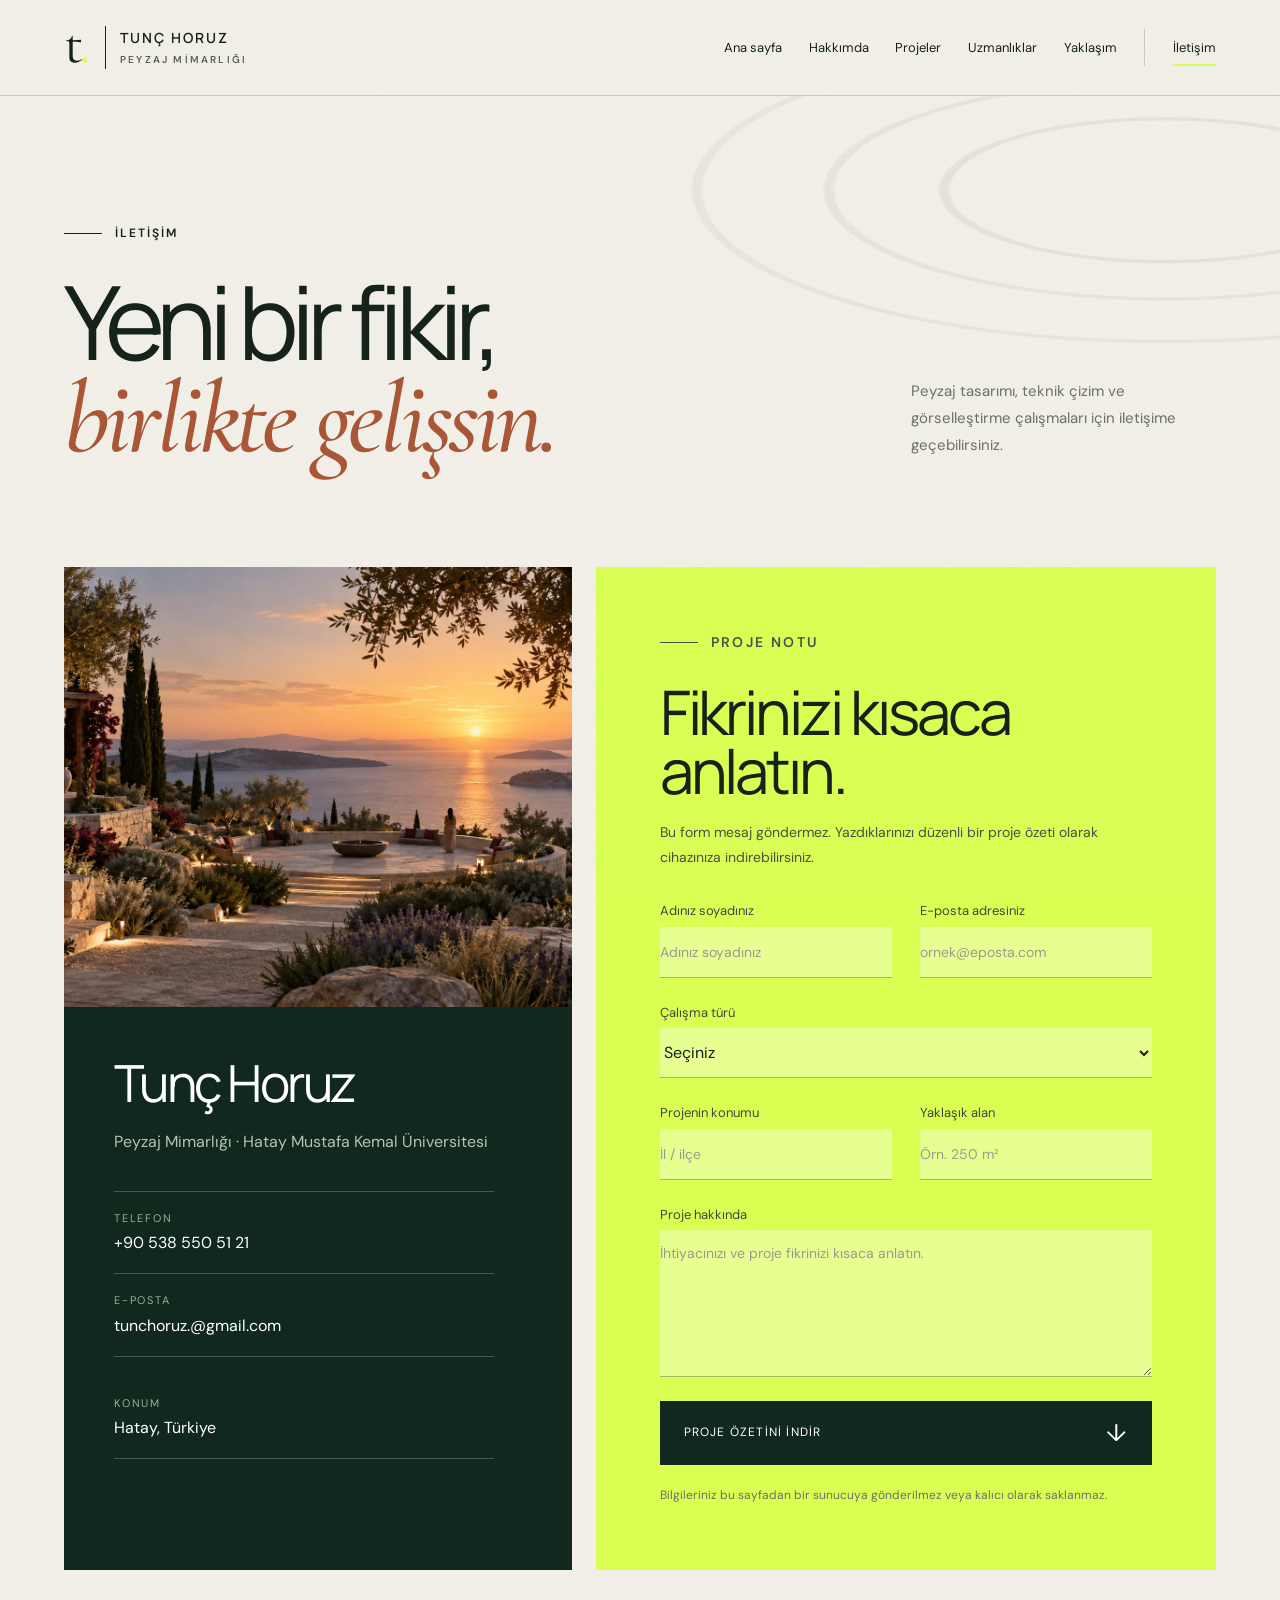
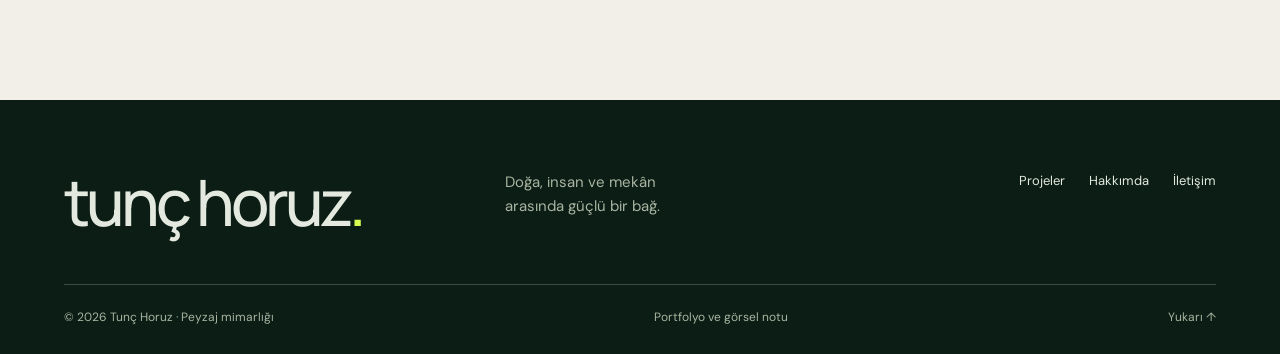
<file: iletisim.html>
<!doctype html>
<html lang="tr"><head><meta charset="utf-8"><meta name="viewport" content="width=device-width,initial-scale=1,viewport-fit=cover"><meta name="theme-color" content="#172b22"><title>İletişim — Tunç Horuz</title><meta name="description" content="Peyzaj mimarlığı ve görselleştirme çalışmaları için Tunç Horuz ile iletişime geçin."><link rel="icon" href="assets/favicon.svg"><link rel="stylesheet" href="styles.css"><link rel="stylesheet" href="refined.css"><script defer src="app.js"></script></head>
<body id="top"><a class="skip" href="#main">İçeriğe geç</a><header class="site-header"><a class="brand" href="index.html" aria-label="Tunç Horuz ana sayfa"><span class="monogram">t<span>.</span></span><span class="brand-name">TUNÇ HORUZ<small>PEYZAJ MİMARLIĞI</small></span></a><nav id="main-nav" aria-label="Ana menü"><a href="index.html">Ana sayfa</a><a href="hakkimizda.html">Hakkımda</a><a href="projeler.html">Projeler</a><a href="hizmetler.html">Uzmanlıklar</a><a href="yaklasim.html">Yaklaşım</a><a href="iletisim.html" aria-current="page">İletişim</a></nav><button class="menu-button" aria-expanded="false" aria-controls="main-nav" aria-label="Menüyü aç"><span></span><span></span></button></header>
<main id="main"><section class="page-mast wrap"><p class="eyebrow"><span></span>İLETİŞİM</p><div><h1>Yeni bir fikir,<br><em>birlikte gelişsin.</em></h1><p>Peyzaj tasarımı, teknik çizim ve görselleştirme çalışmaları için iletişime geçebilirsiniz.</p></div></section>
<section class="contact-layout wrap"><div class="contact-aside"><img src="assets/ai-hero-v3.webp" alt="Manzaraya açılan peyzaj seyir terası" loading="eager" decoding="async"><div><h2>Tunç Horuz</h2><p>Peyzaj Mimarlığı · Hatay Mustafa Kemal Üniversitesi</p><address class="contact-list"><a href="tel:+905385505121"><span>TELEFON</span>+90 538 550 51 21</a><a href="mailto:tunchoruz.@gmail.com"><span>E-POSTA</span>tunchoruz.@gmail.com</a><p><span>KONUM</span>Hatay, Türkiye</p></address></div></div>
<div class="brief-panel"><p class="eyebrow"><span></span>PROJE NOTU</p><h2>Fikrinizi kısaca anlatın.</h2><p>Bu form mesaj göndermez. Yazdıklarınızı düzenli bir proje özeti olarak cihazınıza indirebilirsiniz.</p><form id="brief-form"><div class="form-grid"><label>Adınız soyadınız<input name="name" autocomplete="name" required maxlength="100" placeholder="Adınız soyadınız"></label><label>E-posta adresiniz<input type="email" name="email" autocomplete="email" required placeholder="ornek@eposta.com"></label></div><label>Çalışma türü<select name="type" required><option value="">Seçiniz</option><option>Peyzaj tasarımı</option><option>Teknik çizim</option><option>3D modelleme</option><option>Render ve görselleştirme</option><option>Diğer</option></select></label><div class="form-grid"><label>Projenin konumu<input name="location" maxlength="150" placeholder="İl / ilçe"></label><label>Yaklaşık alan<input name="area" maxlength="80" placeholder="Örn. 250 m²"></label></div><label>Proje hakkında<textarea name="message" required rows="5" maxlength="4000" placeholder="İhtiyacınızı ve proje fikrinizi kısaca anlatın."></textarea></label><button class="button button-dark" type="submit">Proje özetini indir <span aria-hidden="true">↓</span></button><p class="form-status" id="form-status" role="status"></p><p class="form-privacy">Bilgileriniz bu sayfadan bir sunucuya gönderilmez veya kalıcı olarak saklanmaz.</p></form></div></section></main>
<footer class="site-footer"><div class="footer-top"><a class="footer-logo" href="index.html">tunç horuz<span>.</span></a><p>Doğa, insan ve mekân<br>arasında güçlü bir bağ.</p><div><a href="projeler.html">Projeler</a><a href="hakkimizda.html">Hakkımda</a><a href="iletisim.html">İletişim</a></div></div><div class="footer-bottom"><span>© 2026 Tunç Horuz · Peyzaj mimarlığı</span><a href="gorsel-kaynaklari.html">Portfolyo ve görsel notu</a><a href="#top">Yukarı ↑</a></div></footer></body></html>
</file>
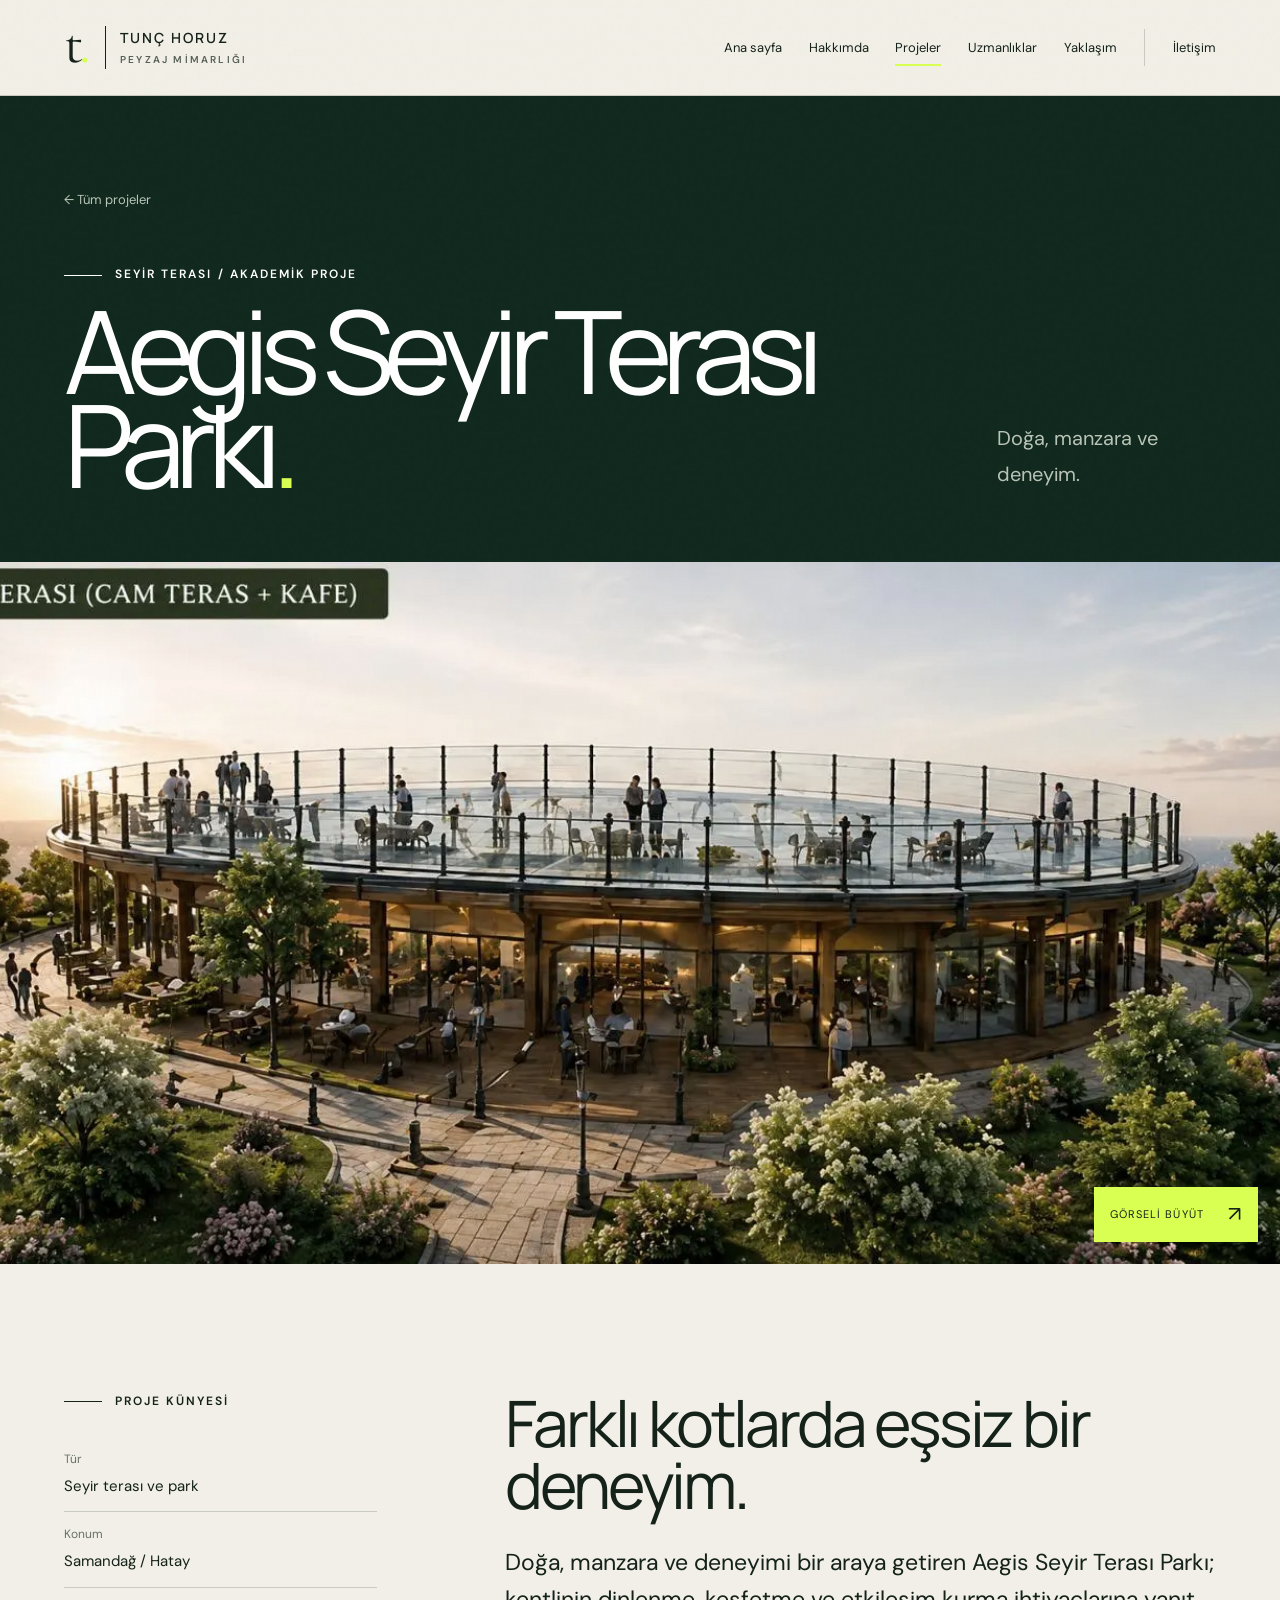
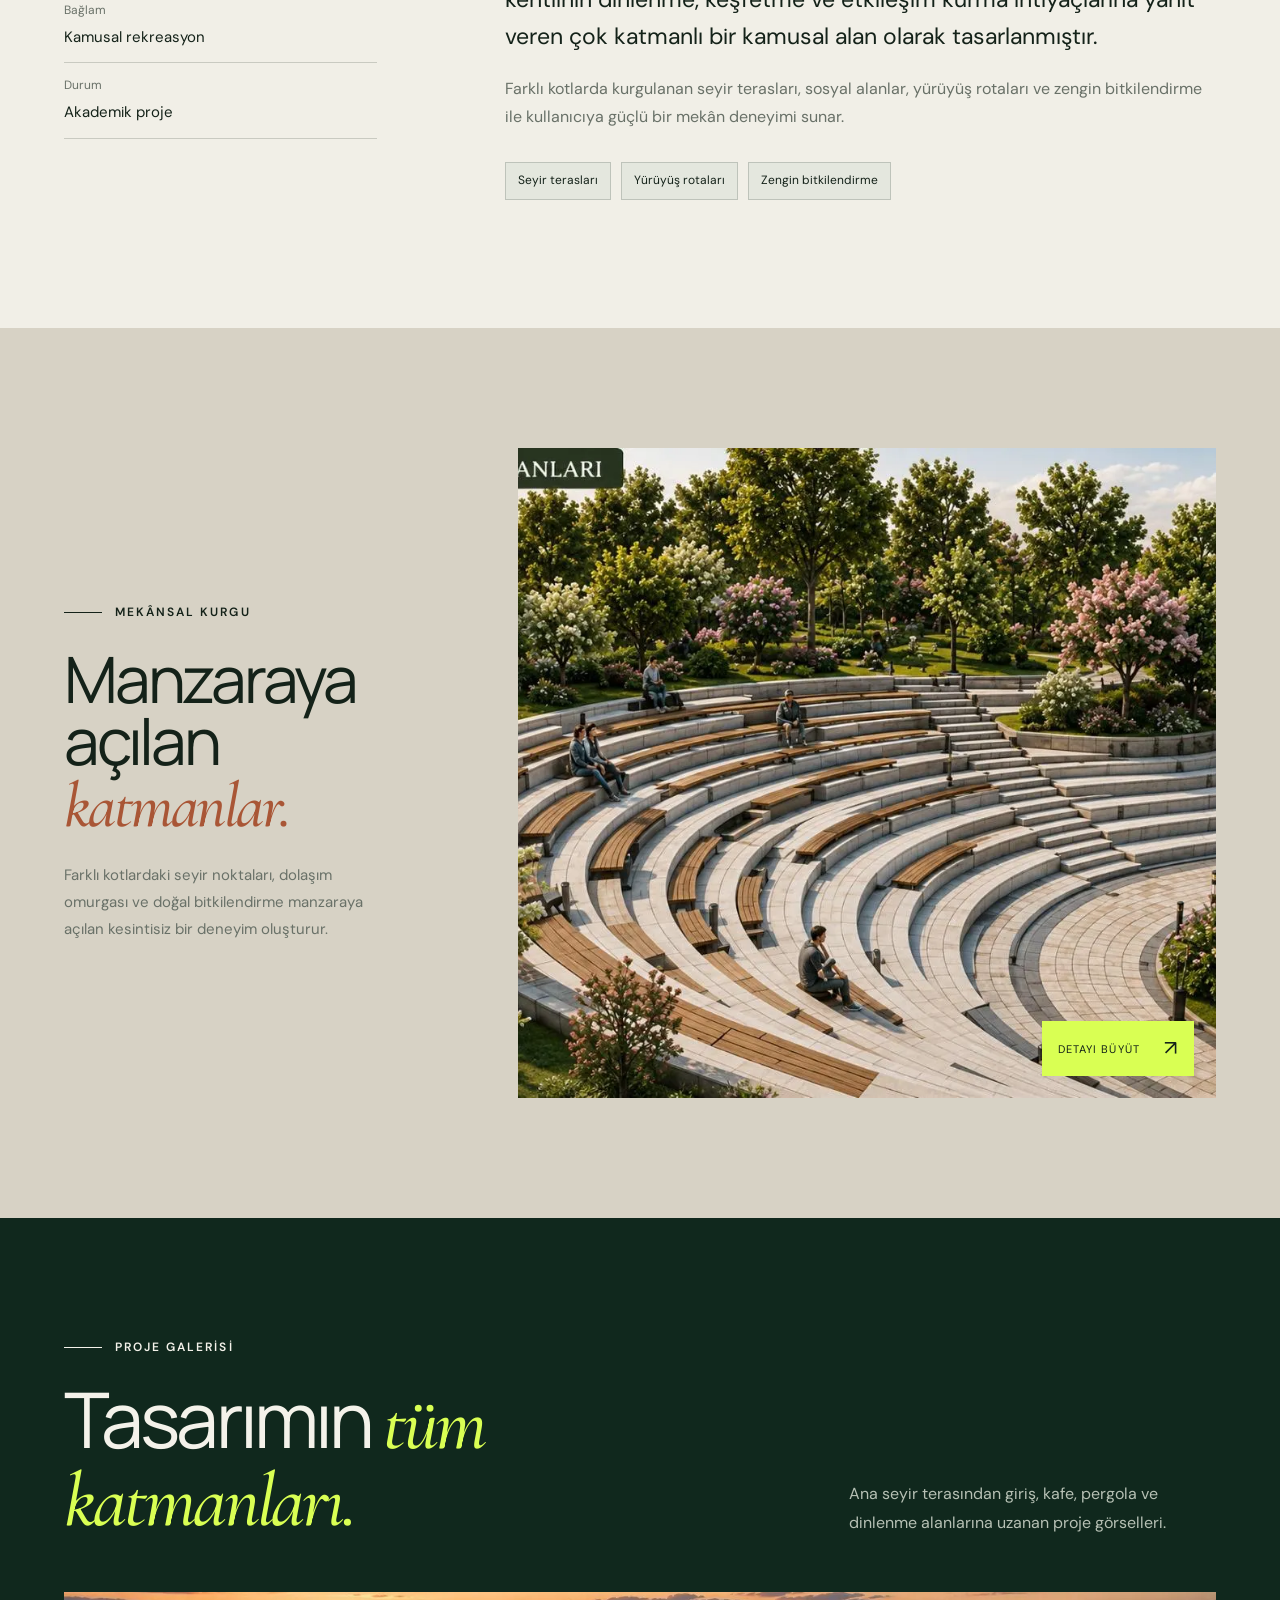
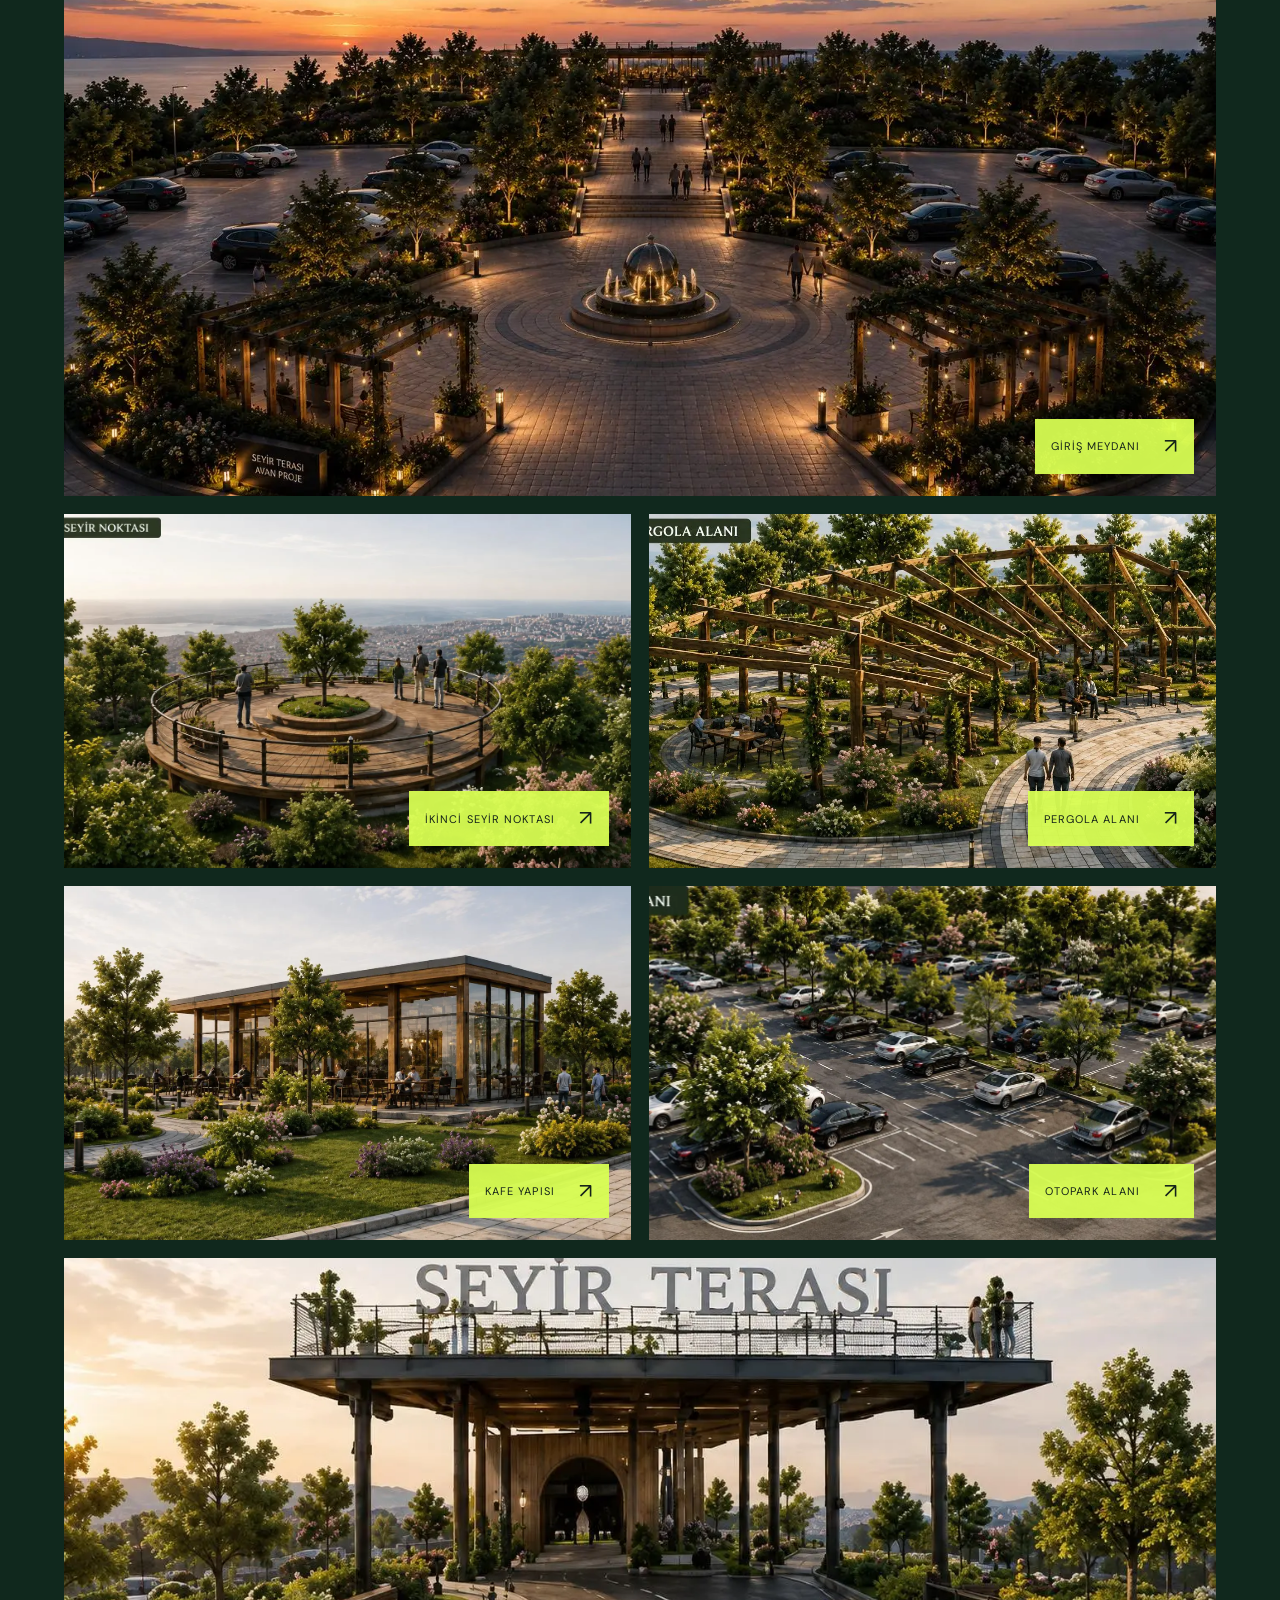
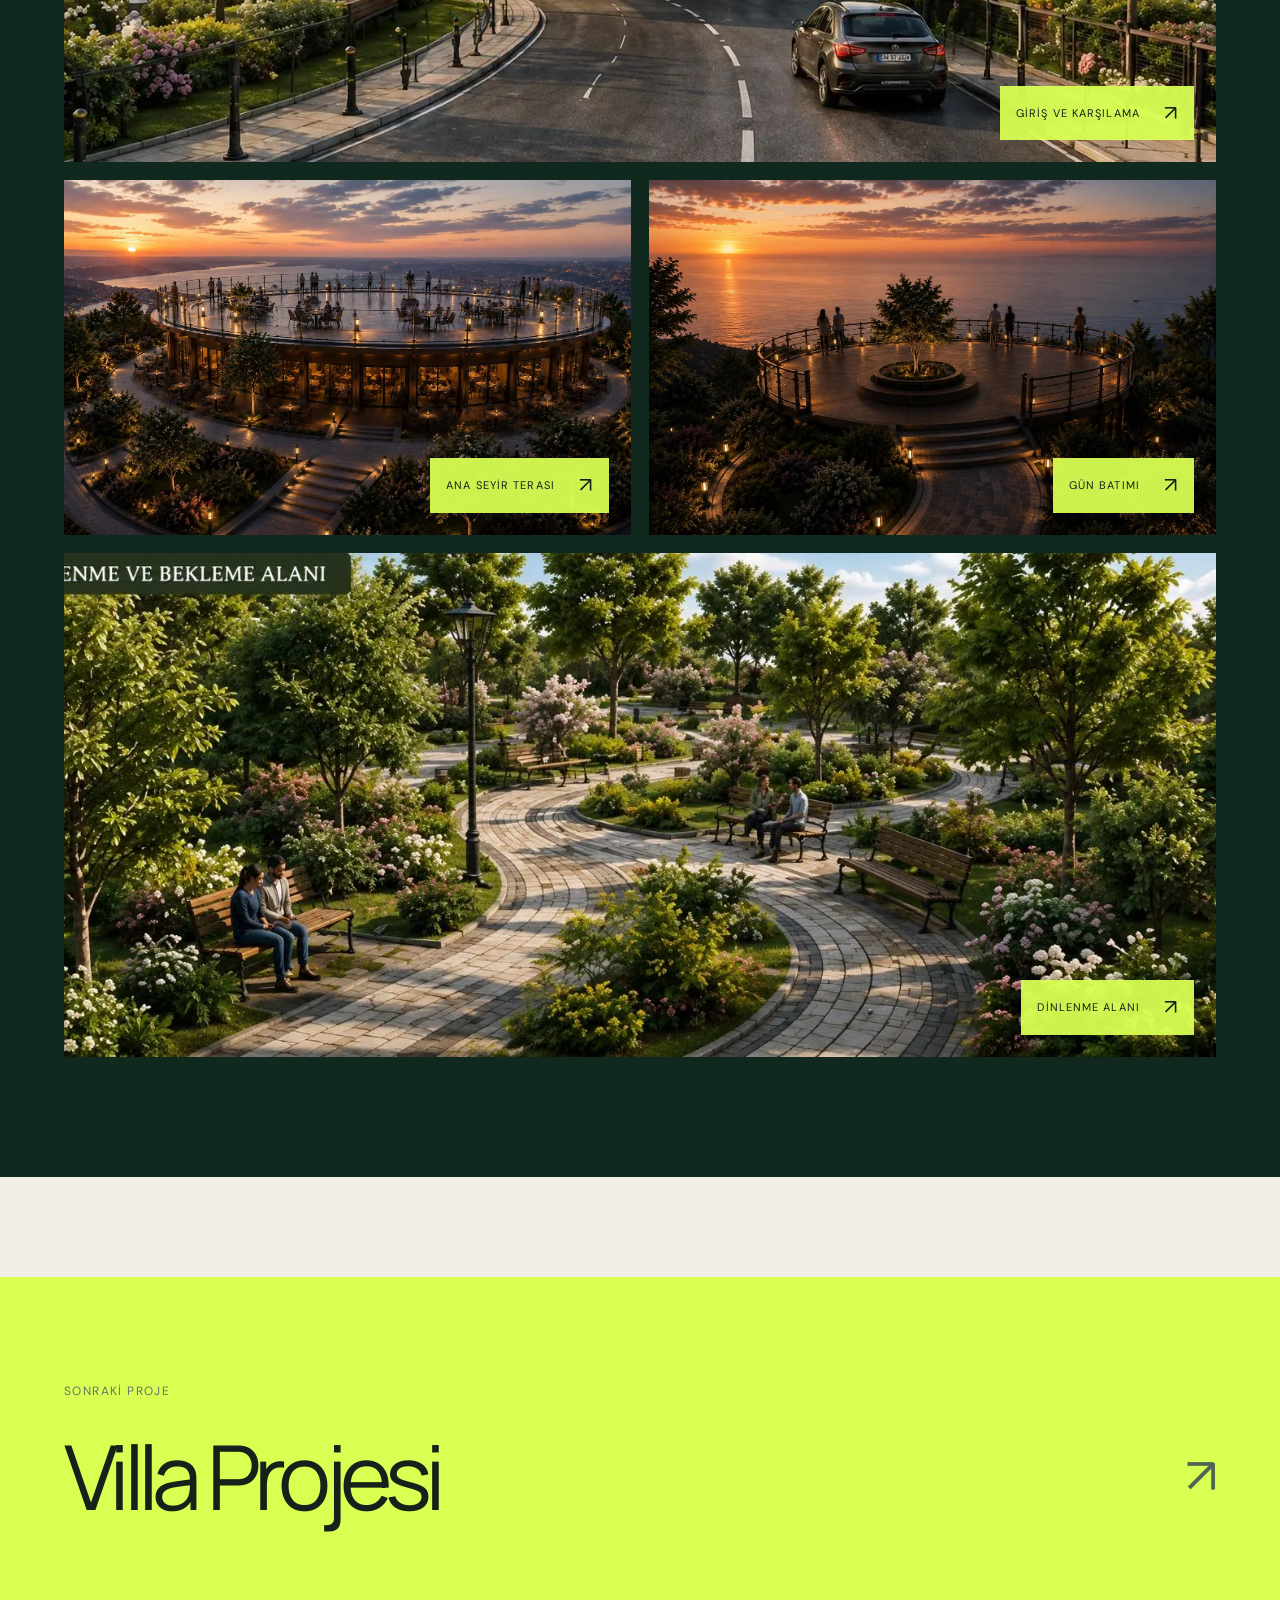
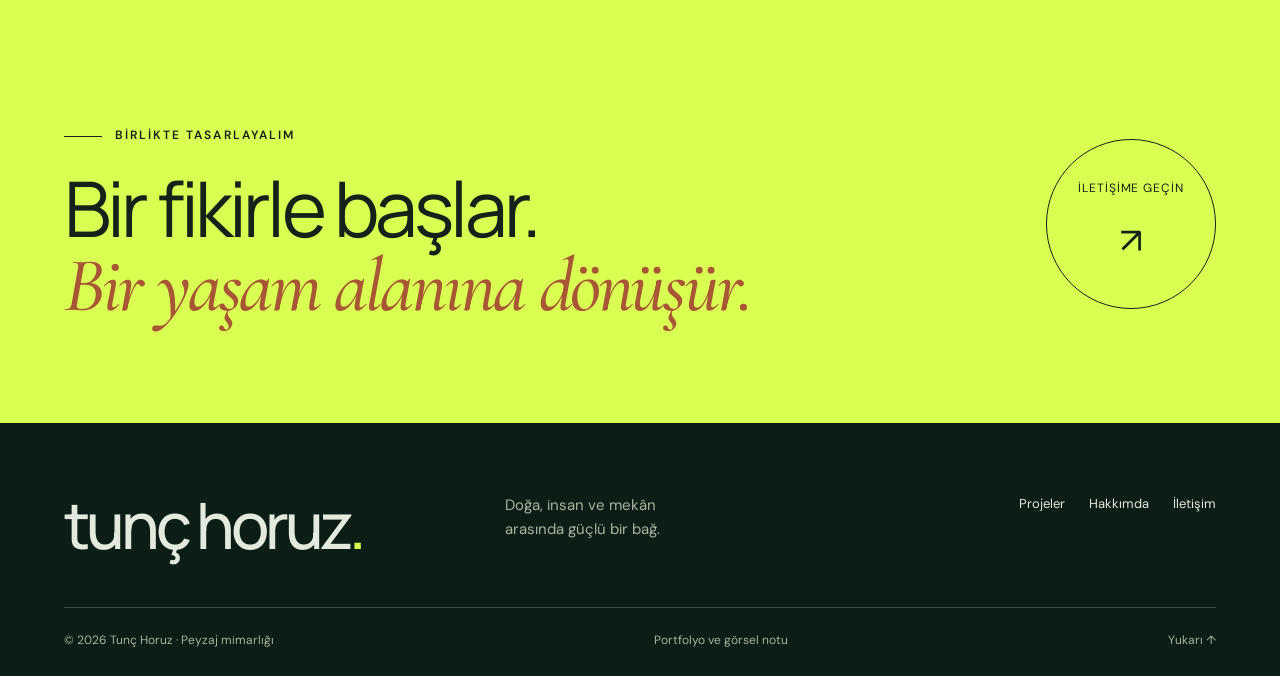
<file: proje-aegis-seyir-terasi.html>
<!doctype html>
<html lang="tr"><head><meta charset="utf-8"><meta name="viewport" content="width=device-width,initial-scale=1,viewport-fit=cover"><meta name="theme-color" content="#172b22"><title>Aegis Seyir Terası Parkı — Tunç Horuz</title><meta name="description" content="Samandağ'da doğa, manzara ve deneyimi bir araya getiren çok katmanlı kamusal park tasarımı."><link rel="icon" href="assets/favicon.svg"><link rel="stylesheet" href="styles.css"><link rel="stylesheet" href="refined.css"><script defer src="app.js"></script></head>
<body id="top"><a class="skip" href="#main">İçeriğe geç</a><header class="site-header"><a class="brand" href="index.html" aria-label="Tunç Horuz ana sayfa"><span class="monogram">t<span>.</span></span><span class="brand-name">TUNÇ HORUZ<small>PEYZAJ MİMARLIĞI</small></span></a><nav id="main-nav" aria-label="Ana menü"><a href="index.html">Ana sayfa</a><a href="hakkimizda.html">Hakkımda</a><a href="projeler.html" aria-current="page">Projeler</a><a href="hizmetler.html">Uzmanlıklar</a><a href="yaklasim.html">Yaklaşım</a><a href="iletisim.html">İletişim</a></nav><button class="menu-button" aria-expanded="false" aria-controls="main-nav" aria-label="Menüyü aç"><span></span><span></span></button></header>
<main id="main"><section class="project-mast wrap"><a class="back-link" href="projeler.html">← Tüm projeler</a><div><div><p class="eyebrow"><span></span>SEYİR TERASI / AKADEMİK PROJE</p><h1>Aegis Seyir Terası Parkı<span>.</span></h1></div><p>Doğa, manzara ve deneyim.</p></div></section>
<section class="project-cover wrap"><button class="gallery-trigger" data-gallery data-caption="Aegis Seyir Terası Parkı — ana seyir terası"><img src="assets/aegis-user-main-terrace.webp" alt="Aegis Seyir Terası Parkı ana seyir terası ve kafe" loading="eager" decoding="async" fetchpriority="high"><span>Görseli büyüt <span aria-hidden="true">↗</span></span></button></section>
<section class="project-story wrap section"><aside><p class="eyebrow"><span></span>PROJE KÜNYESİ</p><dl><div><dt>Tür</dt><dd>Seyir terası ve park</dd></div><div><dt>Konum</dt><dd>Samandağ / Hatay</dd></div><div><dt>Bağlam</dt><dd>Kamusal rekreasyon</dd></div><div><dt>Durum</dt><dd>Akademik proje</dd></div></dl></aside><div><h2>Farklı kotlarda eşsiz bir deneyim.</h2><p class="lead">Doğa, manzara ve deneyimi bir araya getiren Aegis Seyir Terası Parkı; kentlinin dinlenme, keşfetme ve etkileşim kurma ihtiyaçlarına yanıt veren çok katmanlı bir kamusal alan olarak tasarlanmıştır.</p><p>Farklı kotlarda kurgulanan seyir terasları, sosyal alanlar, yürüyüş rotaları ve zengin bitkilendirme ile kullanıcıya güçlü bir mekân deneyimi sunar.</p><div class="project-tags"><span>Seyir terasları</span><span>Yürüyüş rotaları</span><span>Zengin bitkilendirme</span></div></div></section>
<section class="project-support wrap"><div><p class="eyebrow"><span></span>MEKÂNSAL KURGU</p><h2>Manzaraya açılan<br><em>katmanlar.</em></h2><p>Farklı kotlardaki seyir noktaları, dolaşım omurgası ve doğal bitkilendirme manzaraya açılan kesintisiz bir deneyim oluşturur.</p></div><button class="gallery-trigger detail-visual" data-gallery data-caption="Aegis Seyir Terası Parkı — kademeli oturma alanları"><img src="assets/aegis-user-amphitheater.webp" alt="Bitkilendirme içindeki kademeli oturma ve etkinlik alanı" loading="lazy" decoding="async"><span>Detayı büyüt <span aria-hidden="true">↗</span></span></button></section>
<section class="project-gallery"><div class="wrap"><div class="project-gallery-head"><div><p class="eyebrow"><span></span>PROJE GALERİSİ</p><h2>Tasarımın <em>tüm katmanları.</em></h2></div><p>Ana seyir terasından giriş, kafe, pergola ve dinlenme alanlarına uzanan proje görselleri.</p></div><div class="project-gallery-grid">
  <button class="gallery-trigger project-gallery-item project-gallery-item--wide" data-gallery data-caption="Aegis Seyir Terası Parkı — giriş meydanı gece görünümü"><img src="assets/aegis-user-entrance-plaza-night.webp" alt="Aegis Seyir Terası giriş meydanı gece görünümü" loading="lazy" decoding="async"><span>Giriş meydanı <span aria-hidden="true">↗</span></span></button>
  <button class="gallery-trigger project-gallery-item" data-gallery data-caption="Aegis Seyir Terası Parkı — ikinci seyir noktası"><img src="assets/aegis-user-secondary-viewpoint-day.webp" alt="Peyzaj içinde dairesel ikinci seyir noktası" loading="lazy" decoding="async"><span>İkinci seyir noktası <span aria-hidden="true">↗</span></span></button>
  <button class="gallery-trigger project-gallery-item" data-gallery data-caption="Aegis Seyir Terası Parkı — gölgelik ve pergola alanı"><img src="assets/aegis-user-pergola.webp" alt="Ahşap taşıyıcılı gölgelik ve pergola alanı" loading="lazy" decoding="async"><span>Pergola alanı <span aria-hidden="true">↗</span></span></button>
  <button class="gallery-trigger project-gallery-item" data-gallery data-caption="Aegis Seyir Terası Parkı — kafe yapısı"><img src="assets/aegis-user-cafe.webp" alt="Cam cepheli kafe yapısı ve çevre peyzajı" loading="lazy" decoding="async"><span>Kafe yapısı <span aria-hidden="true">↗</span></span></button>
  <button class="gallery-trigger project-gallery-item" data-gallery data-caption="Aegis Seyir Terası Parkı — peyzajlı otopark"><img src="assets/aegis-user-parking.webp" alt="Ağaçlandırılmış ve peyzaj adalarıyla düzenlenmiş otopark" loading="lazy" decoding="async"><span>Otopark alanı <span aria-hidden="true">↗</span></span></button>
  <button class="gallery-trigger project-gallery-item project-gallery-item--wide" data-gallery data-caption="Aegis Seyir Terası Parkı — giriş ve karşılama"><img src="assets/aegis-user-entrance-gateway.webp" alt="Seyir Terası yazılı giriş ve karşılama yapısı" loading="lazy" decoding="async"><span>Giriş ve karşılama <span aria-hidden="true">↗</span></span></button>
  <button class="gallery-trigger project-gallery-item" data-gallery data-caption="Aegis Seyir Terası Parkı — ana seyir terası gün batımı"><img src="assets/aegis-user-main-terrace-sunset.webp" alt="Ana seyir terasının gün batımı görünümü" loading="lazy" decoding="async"><span>Ana seyir terası <span aria-hidden="true">↗</span></span></button>
  <button class="gallery-trigger project-gallery-item" data-gallery data-caption="Aegis Seyir Terası Parkı — ikinci seyir noktası gün batımı"><img src="assets/aegis-user-secondary-viewpoint-sunset.webp" alt="İkinci seyir noktasının gün batımı görünümü" loading="lazy" decoding="async"><span>Gün batımı <span aria-hidden="true">↗</span></span></button>
  <button class="gallery-trigger project-gallery-item project-gallery-item--wide" data-gallery data-caption="Aegis Seyir Terası Parkı — dinlenme ve bekleme alanı"><img src="assets/aegis-user-resting-area.webp" alt="Bitkilendirme içindeki dinlenme ve bekleme alanı" loading="lazy" decoding="async"><span>Dinlenme alanı <span aria-hidden="true">↗</span></span></button>
</div></div></section>
<section class="next-project wrap"><span>SONRAKİ PROJE</span><a href="proje-villa.html"><h2>Villa Projesi</h2><span aria-hidden="true">↗</span></a></section></main>
<section class="footer-cta"><div><p class="eyebrow"><span></span>BİRLİKTE TASARLAYALIM</p><h2>Bir fikirle başlar.<br><em>Bir yaşam alanına dönüşür.</em></h2></div><a class="round-link" href="iletisim.html">İletişime geçin<span aria-hidden="true">↗</span></a></section><footer class="site-footer"><div class="footer-top"><a class="footer-logo" href="index.html">tunç horuz<span>.</span></a><p>Doğa, insan ve mekân<br>arasında güçlü bir bağ.</p><div><a href="projeler.html">Projeler</a><a href="hakkimizda.html">Hakkımda</a><a href="iletisim.html">İletişim</a></div></div><div class="footer-bottom"><span>© 2026 Tunç Horuz · Peyzaj mimarlığı</span><a href="gorsel-kaynaklari.html">Portfolyo ve görsel notu</a><a href="#top">Yukarı ↑</a></div></footer><dialog class="lightbox" aria-label="Görsel galerisi"><button class="lightbox-close" aria-label="Galeriyi kapat">×</button><button class="lightbox-prev" aria-label="Önceki görsel">←</button><figure><img alt=""><figcaption></figcaption></figure><button class="lightbox-next" aria-label="Sonraki görsel">→</button></dialog></body></html>
</file>
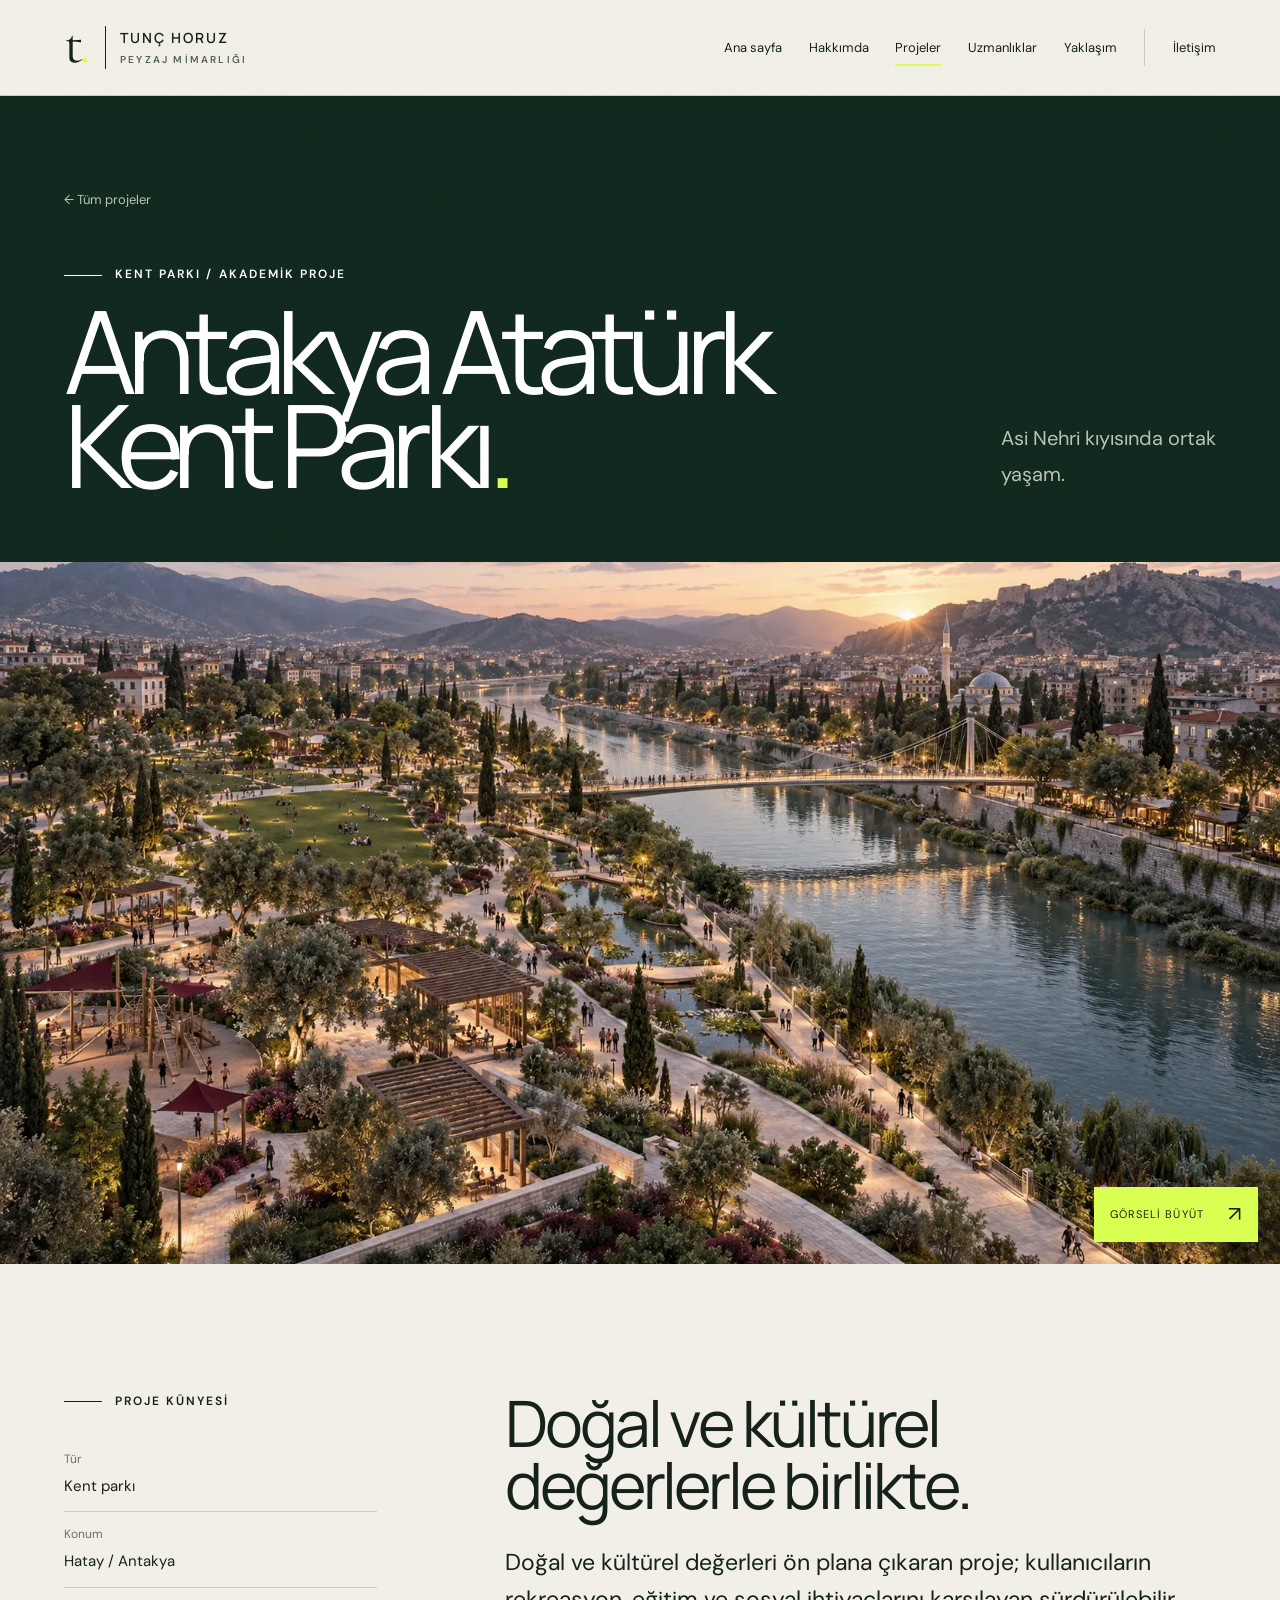
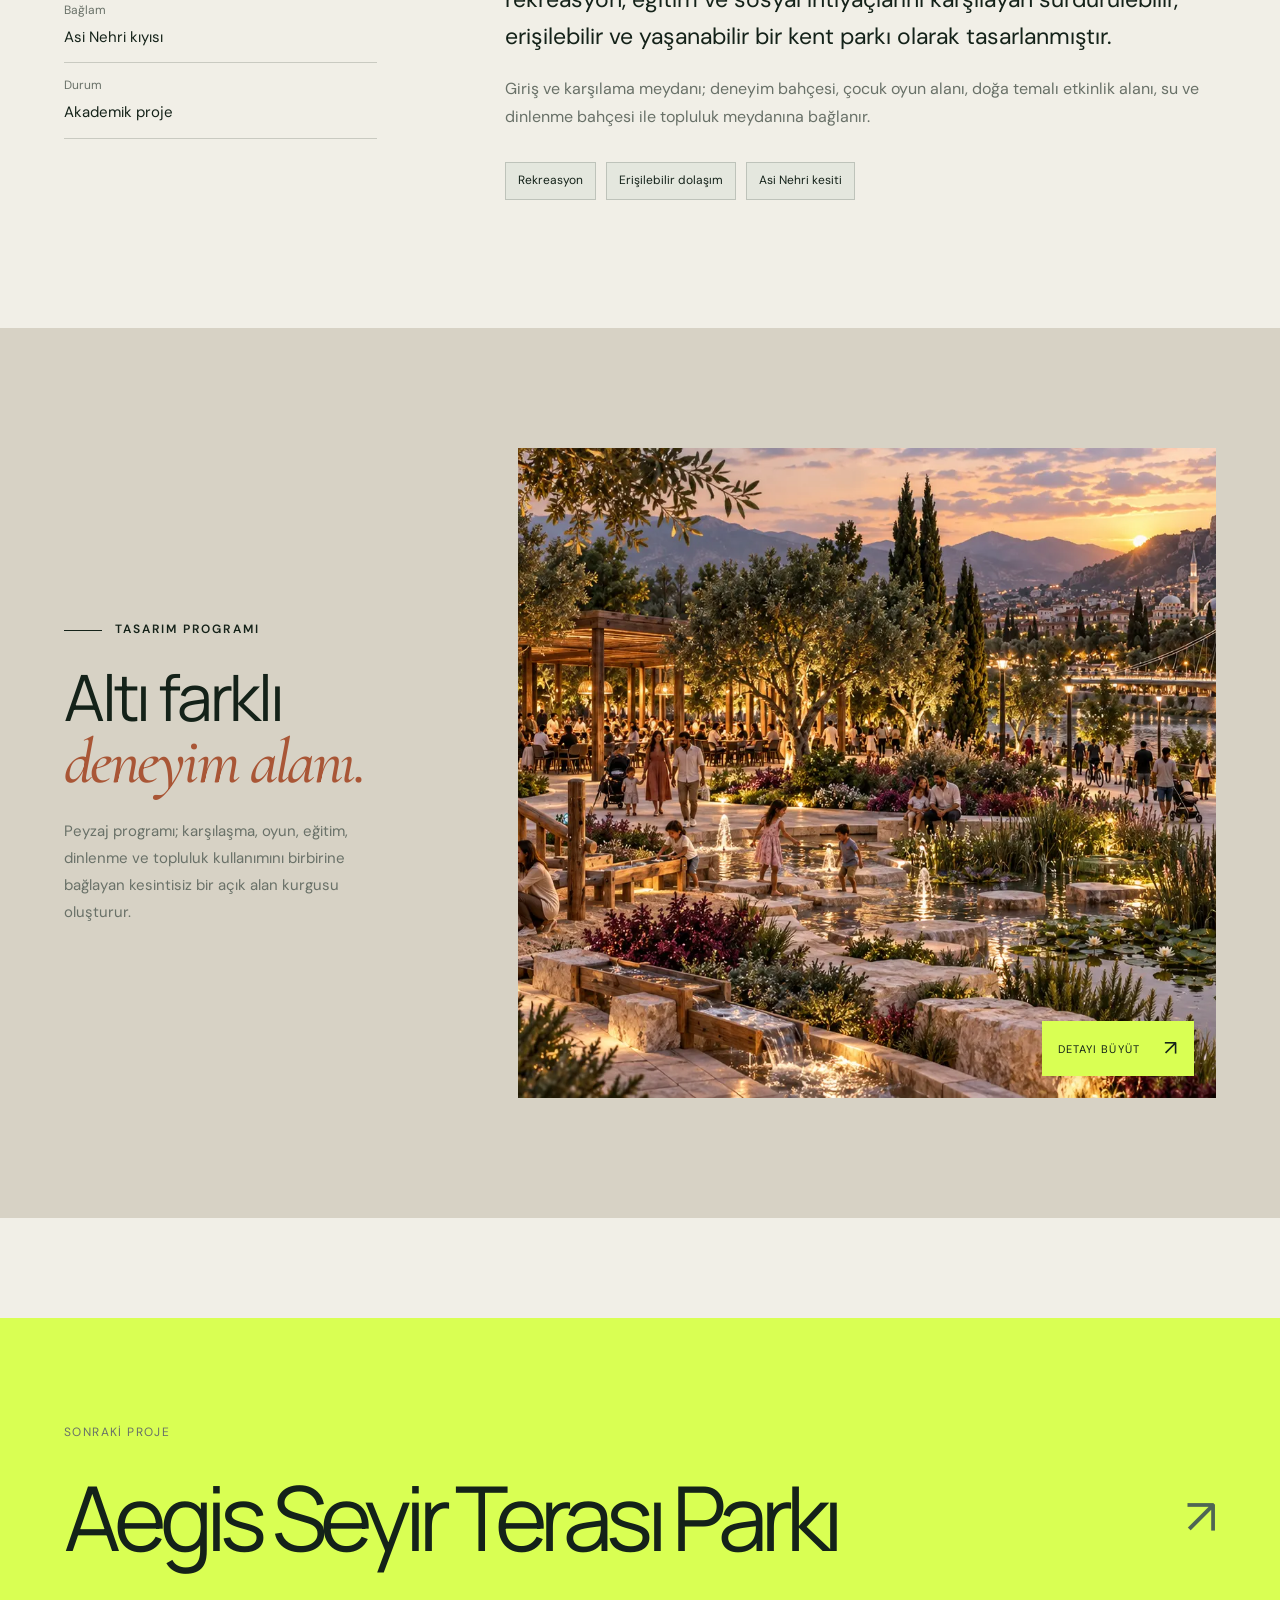
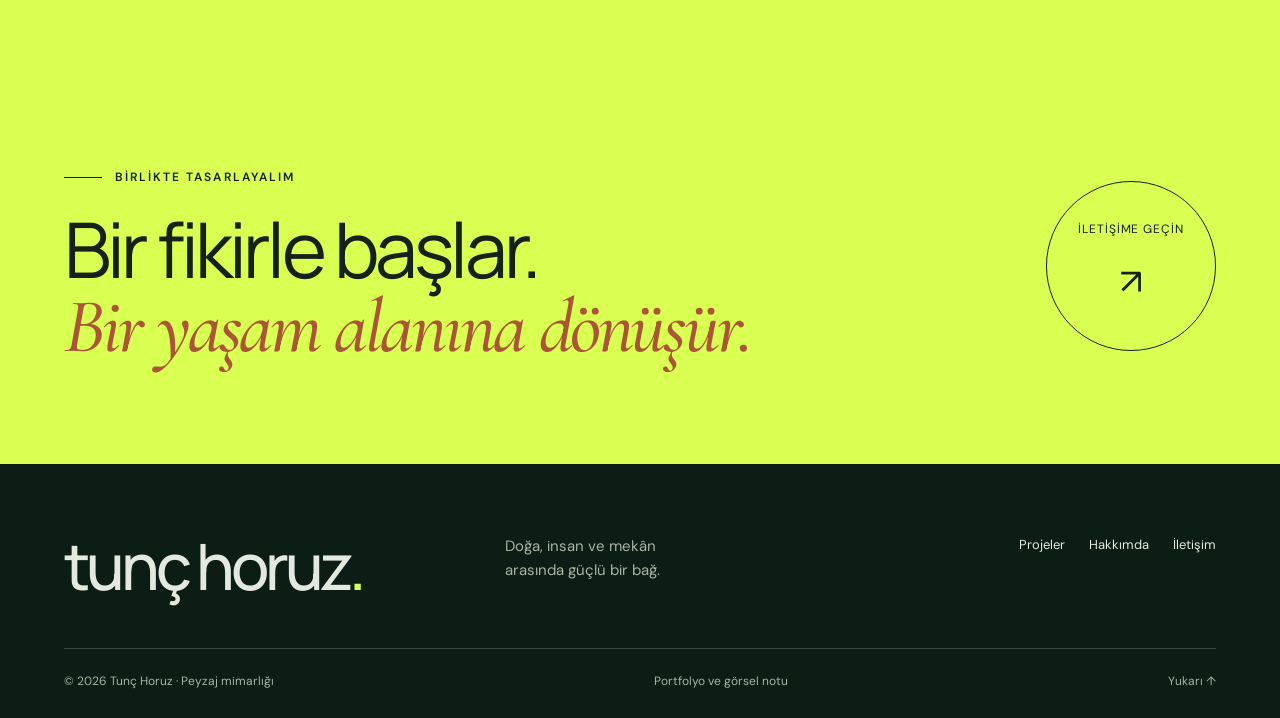
<file: proje-antakya-ataturk-kent-parki.html>
<!doctype html>
<html lang="tr"><head><meta charset="utf-8"><meta name="viewport" content="width=device-width,initial-scale=1,viewport-fit=cover"><meta name="theme-color" content="#172b22"><title>Antakya Atatürk Kent Parkı — Tunç Horuz</title><meta name="description" content="Asi Nehri kıyısında sürdürülebilir, erişilebilir ve yaşanabilir bir kent parkı tasarımı."><link rel="icon" href="assets/favicon.svg"><link rel="stylesheet" href="styles.css"><link rel="stylesheet" href="refined.css"><script defer src="app.js"></script></head>
<body id="top"><a class="skip" href="#main">İçeriğe geç</a><header class="site-header"><a class="brand" href="index.html" aria-label="Tunç Horuz ana sayfa"><span class="monogram">t<span>.</span></span><span class="brand-name">TUNÇ HORUZ<small>PEYZAJ MİMARLIĞI</small></span></a><nav id="main-nav" aria-label="Ana menü"><a href="index.html">Ana sayfa</a><a href="hakkimizda.html">Hakkımda</a><a href="projeler.html" aria-current="page">Projeler</a><a href="hizmetler.html">Uzmanlıklar</a><a href="yaklasim.html">Yaklaşım</a><a href="iletisim.html">İletişim</a></nav><button class="menu-button" aria-expanded="false" aria-controls="main-nav" aria-label="Menüyü aç"><span></span><span></span></button></header>
<main id="main"><section class="project-mast wrap"><a class="back-link" href="projeler.html">← Tüm projeler</a><div><div><p class="eyebrow"><span></span>KENT PARKI / AKADEMİK PROJE</p><h1>Antakya Atatürk Kent Parkı<span>.</span></h1></div><p>Asi Nehri kıyısında ortak yaşam.</p></div></section>
<section class="project-cover wrap"><button class="gallery-trigger" data-gallery data-caption="Antakya Atatürk Kent Parkı — giriş meydanı"><img src="assets/ai-ataturk-kent-parki-cover-v3.webp" alt="Antakya Atatürk Kent Parkı giriş meydanı gece görünümü" loading="eager" decoding="async" fetchpriority="high"><span>Görseli büyüt <span aria-hidden="true">↗</span></span></button></section>
<section class="project-story wrap section"><aside><p class="eyebrow"><span></span>PROJE KÜNYESİ</p><dl><div><dt>Tür</dt><dd>Kent parkı</dd></div><div><dt>Konum</dt><dd>Hatay / Antakya</dd></div><div><dt>Bağlam</dt><dd>Asi Nehri kıyısı</dd></div><div><dt>Durum</dt><dd>Akademik proje</dd></div></dl></aside><div><h2>Doğal ve kültürel değerlerle birlikte.</h2><p class="lead">Doğal ve kültürel değerleri ön plana çıkaran proje; kullanıcıların rekreasyon, eğitim ve sosyal ihtiyaçlarını karşılayan sürdürülebilir, erişilebilir ve yaşanabilir bir kent parkı olarak tasarlanmıştır.</p><p>Giriş ve karşılama meydanı; deneyim bahçesi, çocuk oyun alanı, doğa temalı etkinlik alanı, su ve dinlenme bahçesi ile topluluk meydanına bağlanır.</p><div class="project-tags"><span>Rekreasyon</span><span>Erişilebilir dolaşım</span><span>Asi Nehri kesiti</span></div></div></section>
<section class="project-support wrap"><div><p class="eyebrow"><span></span>TASARIM PROGRAMI</p><h2>Altı farklı<br><em>deneyim alanı.</em></h2><p>Peyzaj programı; karşılaşma, oyun, eğitim, dinlenme ve topluluk kullanımını birbirine bağlayan kesintisiz bir açık alan kurgusu oluşturur.</p></div><button class="gallery-trigger detail-visual" data-gallery data-caption="Antakya Atatürk Kent Parkı — etkinlik meydanı"><img src="assets/ai-ataturk-kent-parki-detail-v3.webp" alt="Antakya Atatürk Kent Parkı etkinlik meydanı gece görünümü" loading="lazy" decoding="async"><span>Detayı büyüt <span aria-hidden="true">↗</span></span></button></section>
<section class="next-project wrap"><span>SONRAKİ PROJE</span><a href="proje-aegis-seyir-terasi.html"><h2>Aegis Seyir Terası Parkı</h2><span aria-hidden="true">↗</span></a></section></main>
<section class="footer-cta"><div><p class="eyebrow"><span></span>BİRLİKTE TASARLAYALIM</p><h2>Bir fikirle başlar.<br><em>Bir yaşam alanına dönüşür.</em></h2></div><a class="round-link" href="iletisim.html">İletişime geçin<span aria-hidden="true">↗</span></a></section><footer class="site-footer"><div class="footer-top"><a class="footer-logo" href="index.html">tunç horuz<span>.</span></a><p>Doğa, insan ve mekân<br>arasında güçlü bir bağ.</p><div><a href="projeler.html">Projeler</a><a href="hakkimizda.html">Hakkımda</a><a href="iletisim.html">İletişim</a></div></div><div class="footer-bottom"><span>© 2026 Tunç Horuz · Peyzaj mimarlığı</span><a href="gorsel-kaynaklari.html">Portfolyo ve görsel notu</a><a href="#top">Yukarı ↑</a></div></footer><dialog class="lightbox" aria-label="Görsel galerisi"><button class="lightbox-close" aria-label="Galeriyi kapat">×</button><button class="lightbox-prev" aria-label="Önceki görsel">←</button><figure><img alt=""><figcaption></figcaption></figure><button class="lightbox-next" aria-label="Sonraki görsel">→</button></dialog></body></html>
</file>
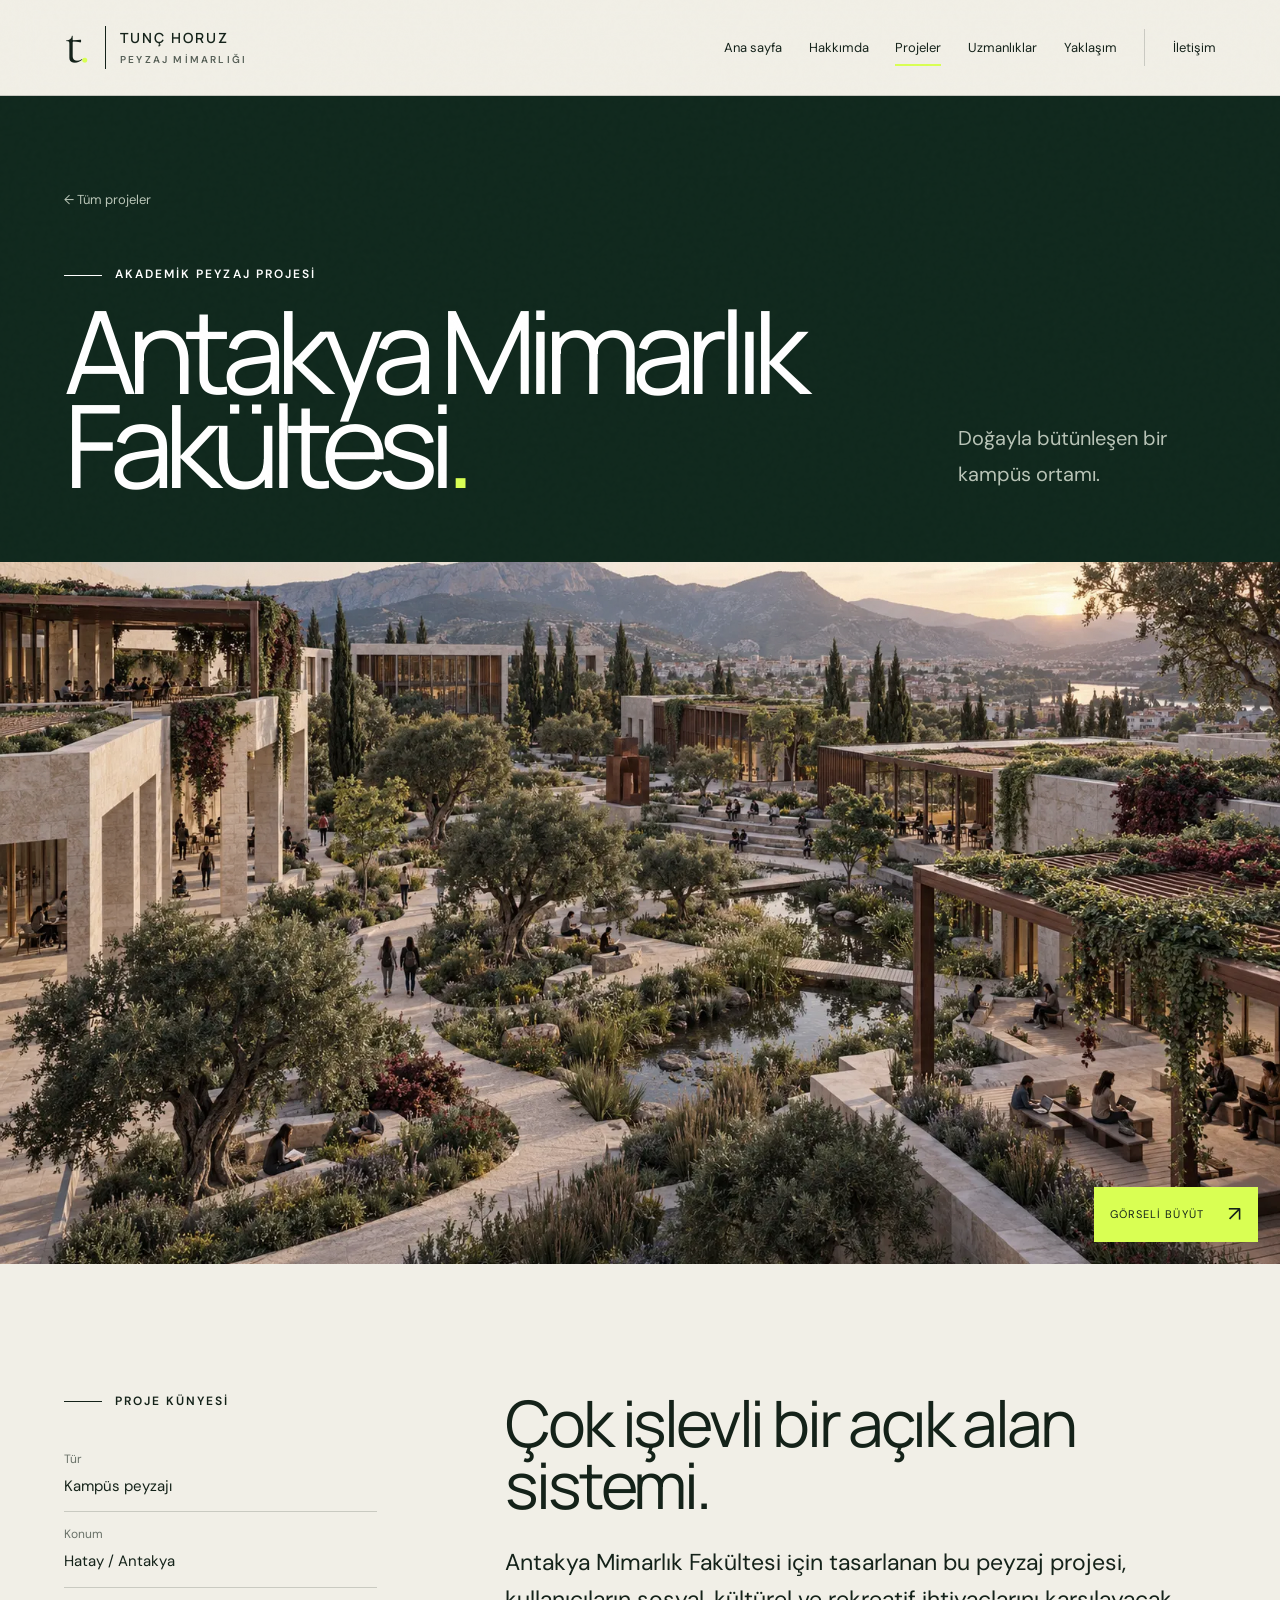
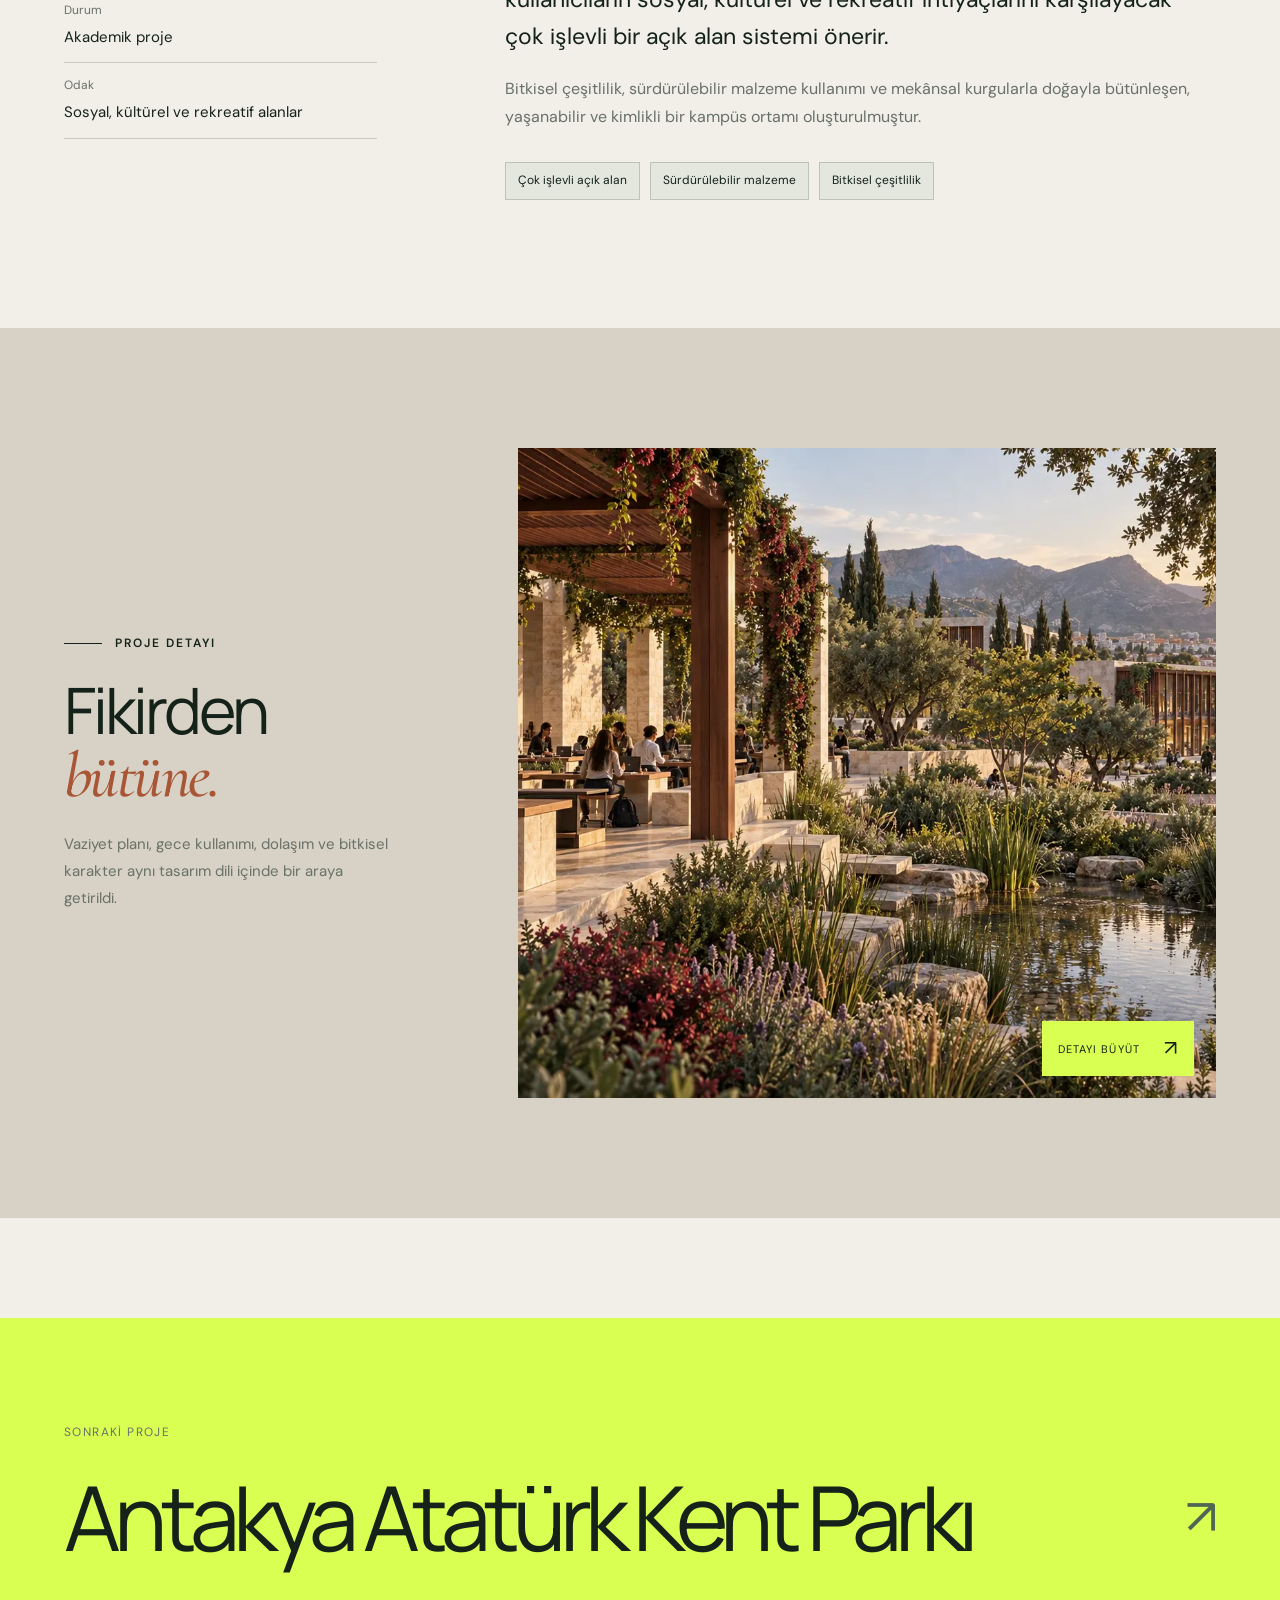
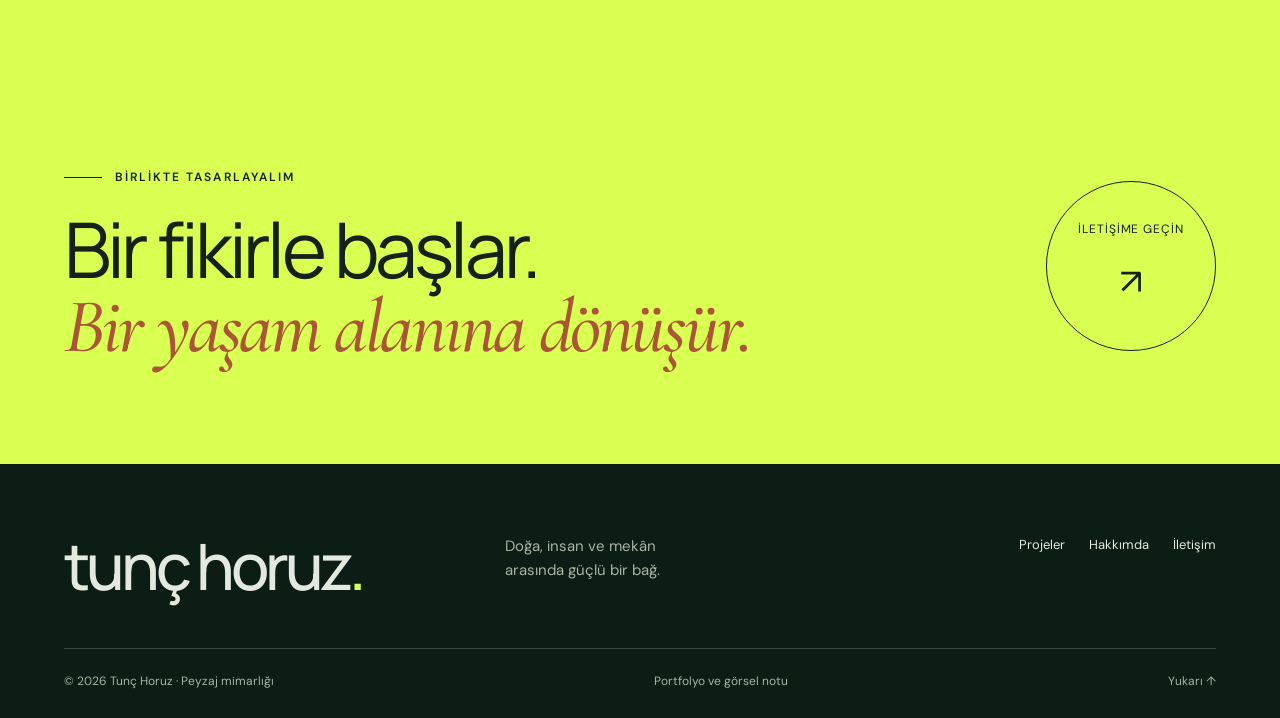
<file: proje-antakya-mimarlik-fakultesi.html>
<!doctype html>
<html lang="tr">
<head>
  <meta charset="utf-8"><meta name="viewport" content="width=device-width,initial-scale=1,viewport-fit=cover"><meta name="theme-color" content="#172b22">
  <title>Antakya Mimarlık Fakültesi — Tunç Horuz</title>
  <meta name="description" content="Antakya Mimarlık Fakültesi peyzaj tasarım projesi. Çok işlevli, sürdürülebilir ve kimlikli bir kampüs açık alanı.">
  <link rel="icon" href="assets/favicon.svg"><link rel="stylesheet" href="styles.css"><link rel="stylesheet" href="refined.css"><script defer src="app.js"></script>
</head>
<body id="top"><a class="skip" href="#main">İçeriğe geç</a>
<header class="site-header"><a class="brand" href="index.html" aria-label="Tunç Horuz ana sayfa"><span class="monogram">t<span>.</span></span><span class="brand-name">TUNÇ HORUZ<small>PEYZAJ MİMARLIĞI</small></span></a><nav id="main-nav" aria-label="Ana menü"><a href="index.html">Ana sayfa</a><a href="hakkimizda.html">Hakkımda</a><a href="projeler.html" aria-current="page">Projeler</a><a href="hizmetler.html">Uzmanlıklar</a><a href="yaklasim.html">Yaklaşım</a><a href="iletisim.html">İletişim</a></nav><button class="menu-button" aria-expanded="false" aria-controls="main-nav" aria-label="Menüyü aç"><span></span><span></span></button></header>
<main id="main">
  <section class="project-mast wrap"><a class="back-link" href="projeler.html">← Tüm projeler</a><div><div><p class="eyebrow"><span></span>AKADEMİK PEYZAJ PROJESİ</p><h1>Antakya Mimarlık Fakültesi<span>.</span></h1></div><p>Doğayla bütünleşen bir kampüs ortamı.</p></div></section>
  <section class="project-cover wrap"><button class="gallery-trigger" data-gallery data-caption="Antakya Mimarlık Fakültesi — vaziyet planı"><img src="assets/ai-antakya-fakulte-cover-v3.webp" alt="Antakya Mimarlık Fakültesi peyzaj vaziyet planı" loading="eager" decoding="async" fetchpriority="high"><span>Görseli büyüt <span aria-hidden="true">↗</span></span></button></section>
  <section class="project-story wrap section"><aside><p class="eyebrow"><span></span>PROJE KÜNYESİ</p><dl><div><dt>Tür</dt><dd>Kampüs peyzajı</dd></div><div><dt>Konum</dt><dd>Hatay / Antakya</dd></div><div><dt>Durum</dt><dd>Akademik proje</dd></div><div><dt>Odak</dt><dd>Sosyal, kültürel ve rekreatif alanlar</dd></div></dl></aside><div><h2>Çok işlevli bir açık alan sistemi.</h2><p class="lead">Antakya Mimarlık Fakültesi için tasarlanan bu peyzaj projesi, kullanıcıların sosyal, kültürel ve rekreatif ihtiyaçlarını karşılayacak çok işlevli bir açık alan sistemi önerir.</p><p>Bitkisel çeşitlilik, sürdürülebilir malzeme kullanımı ve mekânsal kurgularla doğayla bütünleşen, yaşanabilir ve kimlikli bir kampüs ortamı oluşturulmuştur.</p><div class="project-tags"><span>Çok işlevli açık alan</span><span>Sürdürülebilir malzeme</span><span>Bitkisel çeşitlilik</span></div></div></section>
  <section class="project-support wrap"><div><p class="eyebrow"><span></span>PROJE DETAYI</p><h2>Fikirden<br><em>bütüne.</em></h2><p>Vaziyet planı, gece kullanımı, dolaşım ve bitkisel karakter aynı tasarım dili içinde bir araya getirildi.</p></div><button class="gallery-trigger detail-visual" data-gallery data-caption="Antakya Mimarlık Fakültesi — gece kullanımı"><img src="assets/ai-antakya-fakulte-detail-v3.webp" alt="Antakya Mimarlık Fakültesi gece peyzaj görünümü" loading="lazy" decoding="async"><span>Detayı büyüt <span aria-hidden="true">↗</span></span></button></section>
  <section class="next-project wrap"><span>SONRAKİ PROJE</span><a href="proje-antakya-ataturk-kent-parki.html"><h2>Antakya Atatürk Kent Parkı</h2><span aria-hidden="true">↗</span></a></section>
</main>
<section class="footer-cta"><div><p class="eyebrow"><span></span>BİRLİKTE TASARLAYALIM</p><h2>Bir fikirle başlar.<br><em>Bir yaşam alanına dönüşür.</em></h2></div><a class="round-link" href="iletisim.html">İletişime geçin<span aria-hidden="true">↗</span></a></section>
<footer class="site-footer"><div class="footer-top"><a class="footer-logo" href="index.html">tunç horuz<span>.</span></a><p>Doğa, insan ve mekân<br>arasında güçlü bir bağ.</p><div><a href="projeler.html">Projeler</a><a href="hakkimizda.html">Hakkımda</a><a href="iletisim.html">İletişim</a></div></div><div class="footer-bottom"><span>© 2026 Tunç Horuz · Peyzaj mimarlığı</span><a href="gorsel-kaynaklari.html">Portfolyo ve görsel notu</a><a href="#top">Yukarı ↑</a></div></footer>
<dialog class="lightbox" aria-label="Görsel galerisi"><button class="lightbox-close" aria-label="Galeriyi kapat">×</button><button class="lightbox-prev" aria-label="Önceki görsel">←</button><figure><img alt=""><figcaption></figcaption></figure><button class="lightbox-next" aria-label="Sonraki görsel">→</button></dialog></body></html>
</file>
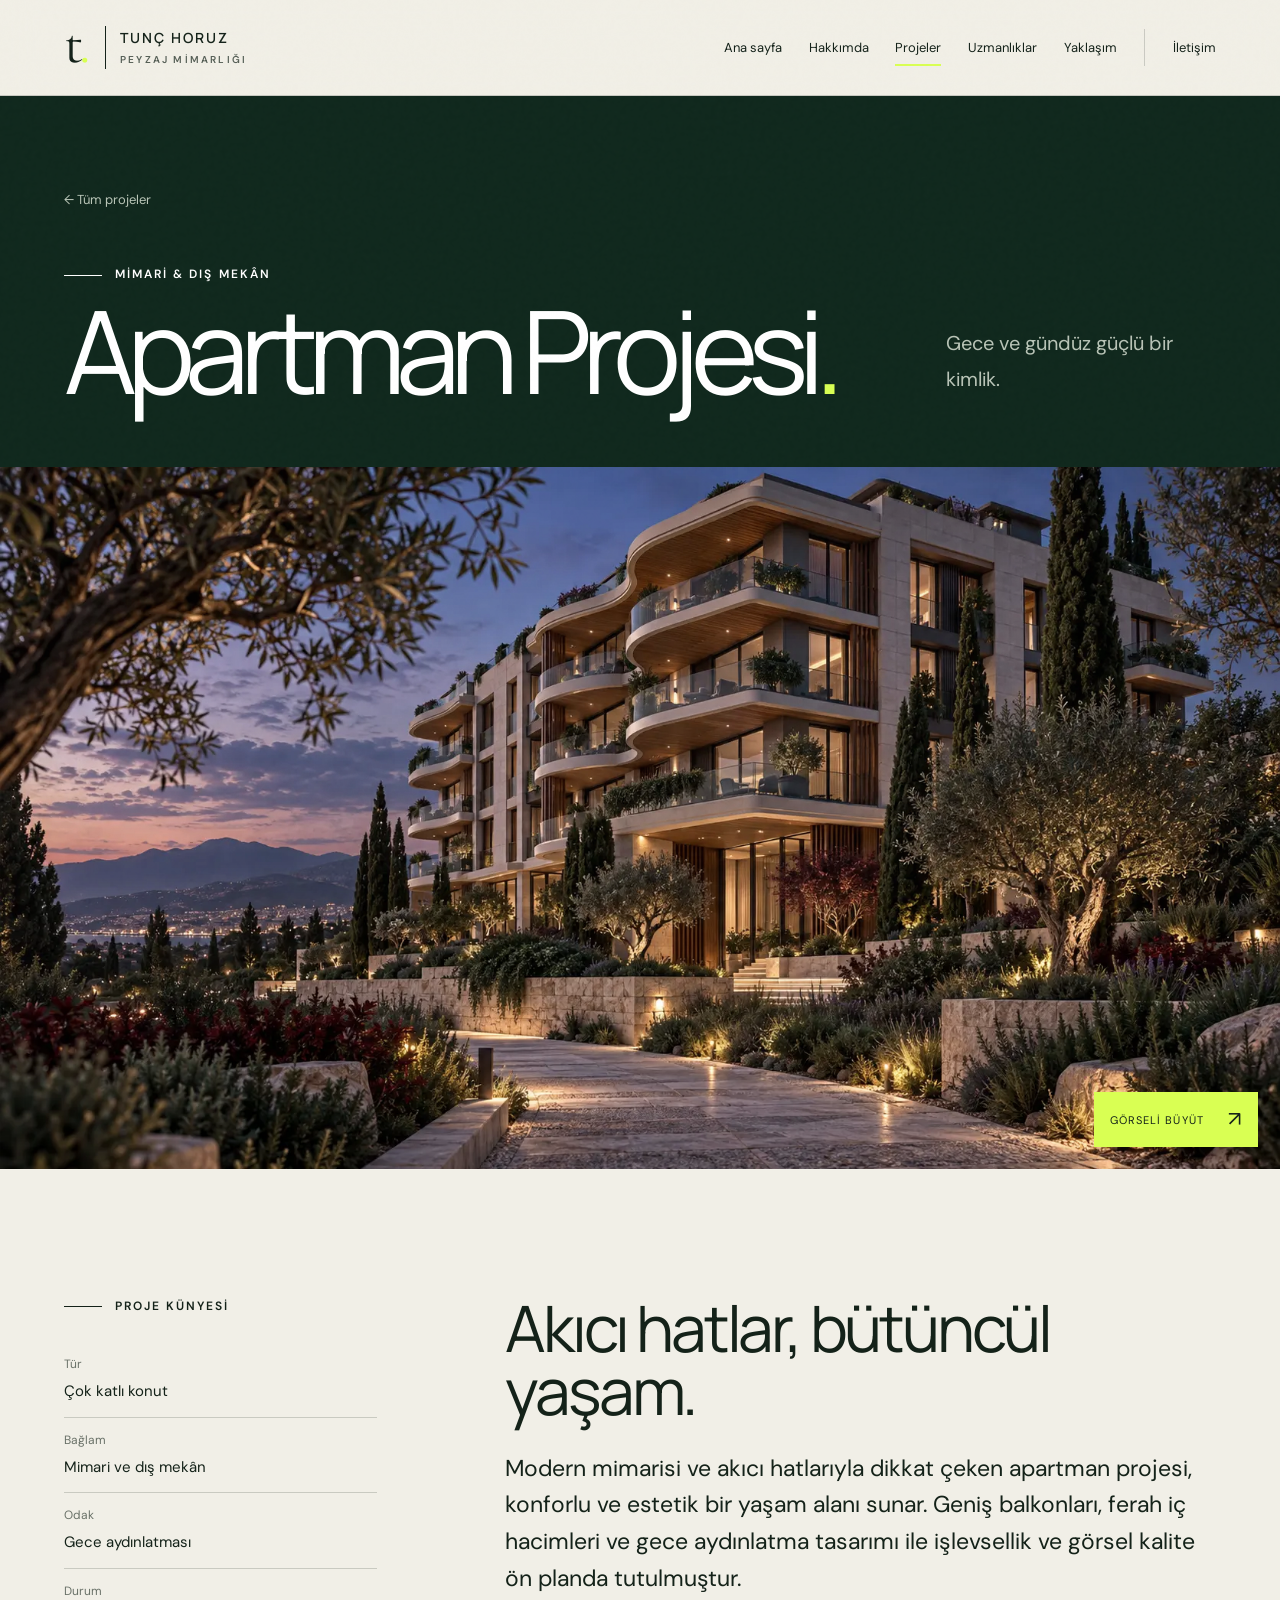
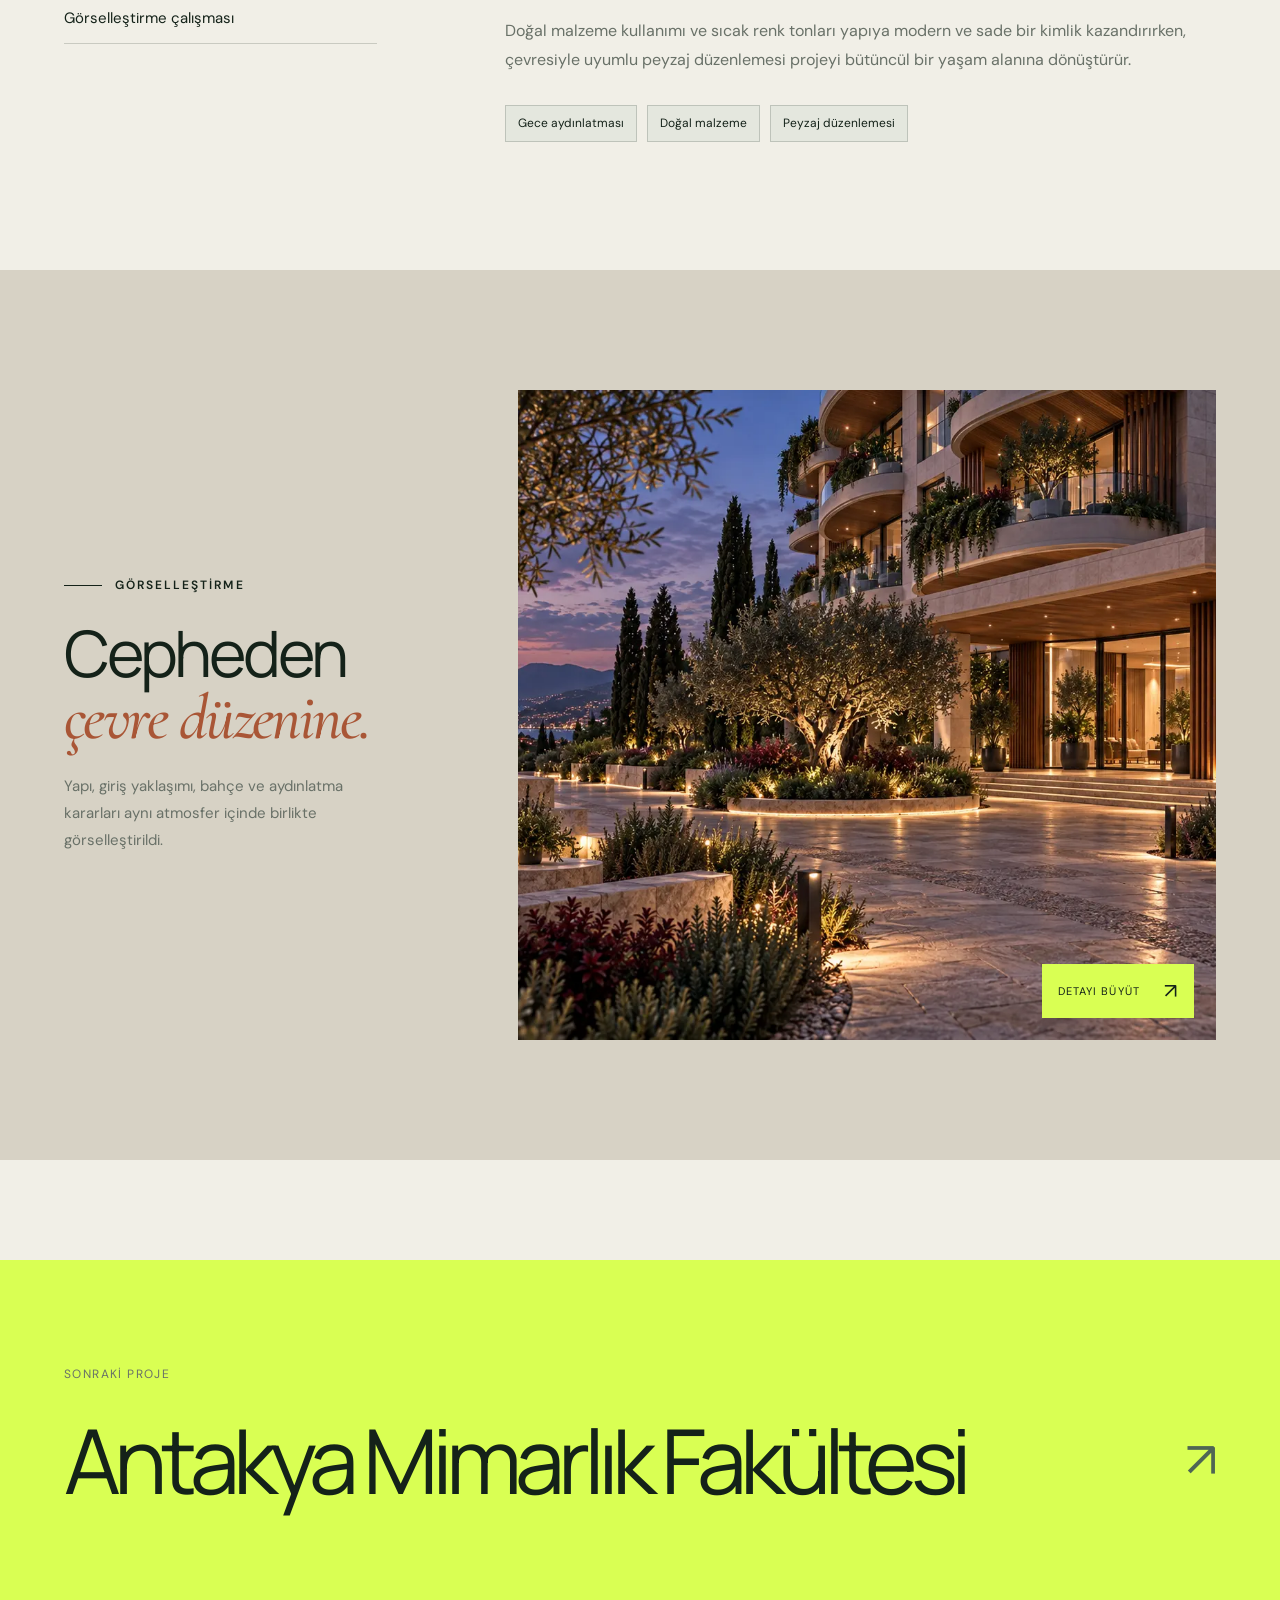
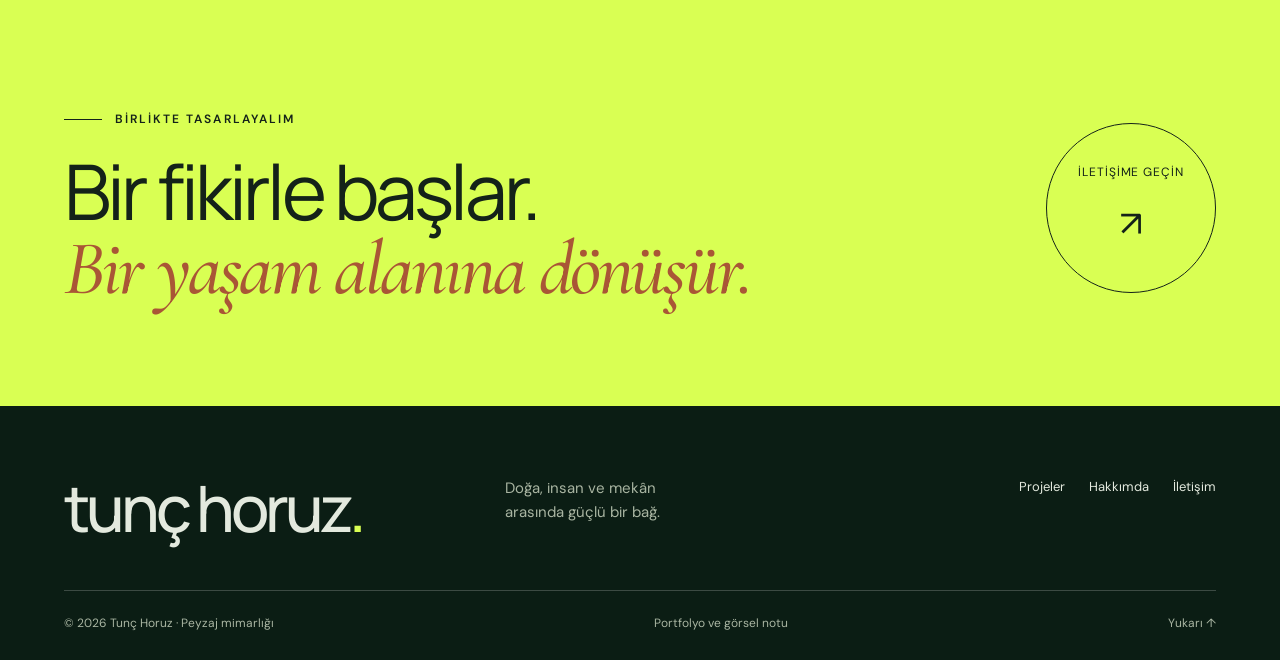
<file: proje-apartman.html>
<!doctype html>
<html lang="tr"><head><meta charset="utf-8"><meta name="viewport" content="width=device-width,initial-scale=1,viewport-fit=cover"><meta name="theme-color" content="#172b22"><title>Apartman Projesi — Tunç Horuz</title><meta name="description" content="Akıcı hatlar, geniş balkonlar, gece aydınlatması ve çevresiyle uyumlu peyzaj düzenlemesiyle apartman projesi."><link rel="icon" href="assets/favicon.svg"><link rel="stylesheet" href="styles.css"><link rel="stylesheet" href="refined.css"><script defer src="app.js"></script></head>
<body id="top"><a class="skip" href="#main">İçeriğe geç</a><header class="site-header"><a class="brand" href="index.html" aria-label="Tunç Horuz ana sayfa"><span class="monogram">t<span>.</span></span><span class="brand-name">TUNÇ HORUZ<small>PEYZAJ MİMARLIĞI</small></span></a><nav id="main-nav" aria-label="Ana menü"><a href="index.html">Ana sayfa</a><a href="hakkimizda.html">Hakkımda</a><a href="projeler.html" aria-current="page">Projeler</a><a href="hizmetler.html">Uzmanlıklar</a><a href="yaklasim.html">Yaklaşım</a><a href="iletisim.html">İletişim</a></nav><button class="menu-button" aria-expanded="false" aria-controls="main-nav" aria-label="Menüyü aç"><span></span><span></span></button></header>
<main id="main"><section class="project-mast wrap"><a class="back-link" href="projeler.html">← Tüm projeler</a><div><div><p class="eyebrow"><span></span>MİMARİ & DIŞ MEKÂN</p><h1>Apartman Projesi<span>.</span></h1></div><p>Gece ve gündüz güçlü bir kimlik.</p></div></section>
<section class="project-cover wrap"><button class="gallery-trigger" data-gallery data-caption="Apartman Projesi — gece görünümü"><img src="assets/ai-apartman-cover-v3.webp" alt="Apartman projesi gece dış cephe görünümü" loading="eager" decoding="async" fetchpriority="high"><span>Görseli büyüt <span aria-hidden="true">↗</span></span></button></section>
<section class="project-story wrap section"><aside><p class="eyebrow"><span></span>PROJE KÜNYESİ</p><dl><div><dt>Tür</dt><dd>Çok katlı konut</dd></div><div><dt>Bağlam</dt><dd>Mimari ve dış mekân</dd></div><div><dt>Odak</dt><dd>Gece aydınlatması</dd></div><div><dt>Durum</dt><dd>Görselleştirme çalışması</dd></div></dl></aside><div><h2>Akıcı hatlar, bütüncül yaşam.</h2><p class="lead">Modern mimarisi ve akıcı hatlarıyla dikkat çeken apartman projesi, konforlu ve estetik bir yaşam alanı sunar. Geniş balkonları, ferah iç hacimleri ve gece aydınlatma tasarımı ile işlevsellik ve görsel kalite ön planda tutulmuştur.</p><p>Doğal malzeme kullanımı ve sıcak renk tonları yapıya modern ve sade bir kimlik kazandırırken, çevresiyle uyumlu peyzaj düzenlemesi projeyi bütüncül bir yaşam alanına dönüştürür.</p><div class="project-tags"><span>Gece aydınlatması</span><span>Doğal malzeme</span><span>Peyzaj düzenlemesi</span></div></div></section>
<section class="project-support wrap"><div><p class="eyebrow"><span></span>GÖRSELLEŞTİRME</p><h2>Cepheden<br><em>çevre düzenine.</em></h2><p>Yapı, giriş yaklaşımı, bahçe ve aydınlatma kararları aynı atmosfer içinde birlikte görselleştirildi.</p></div><button class="gallery-trigger detail-visual" data-gallery data-caption="Apartman Projesi — giriş peyzajı"><img src="assets/ai-apartman-detail-v3.webp" alt="Apartman projesi peyzajlı giriş avlusu" loading="lazy" decoding="async"><span>Detayı büyüt <span aria-hidden="true">↗</span></span></button></section>
<section class="next-project wrap"><span>SONRAKİ PROJE</span><a href="proje-antakya-mimarlik-fakultesi.html"><h2>Antakya Mimarlık Fakültesi</h2><span aria-hidden="true">↗</span></a></section></main>
<section class="footer-cta"><div><p class="eyebrow"><span></span>BİRLİKTE TASARLAYALIM</p><h2>Bir fikirle başlar.<br><em>Bir yaşam alanına dönüşür.</em></h2></div><a class="round-link" href="iletisim.html">İletişime geçin<span aria-hidden="true">↗</span></a></section><footer class="site-footer"><div class="footer-top"><a class="footer-logo" href="index.html">tunç horuz<span>.</span></a><p>Doğa, insan ve mekân<br>arasında güçlü bir bağ.</p><div><a href="projeler.html">Projeler</a><a href="hakkimizda.html">Hakkımda</a><a href="iletisim.html">İletişim</a></div></div><div class="footer-bottom"><span>© 2026 Tunç Horuz · Peyzaj mimarlığı</span><a href="gorsel-kaynaklari.html">Portfolyo ve görsel notu</a><a href="#top">Yukarı ↑</a></div></footer><dialog class="lightbox" aria-label="Görsel galerisi"><button class="lightbox-close" aria-label="Galeriyi kapat">×</button><button class="lightbox-prev" aria-label="Önceki görsel">←</button><figure><img alt=""><figcaption></figcaption></figure><button class="lightbox-next" aria-label="Sonraki görsel">→</button></dialog></body></html>
</file>
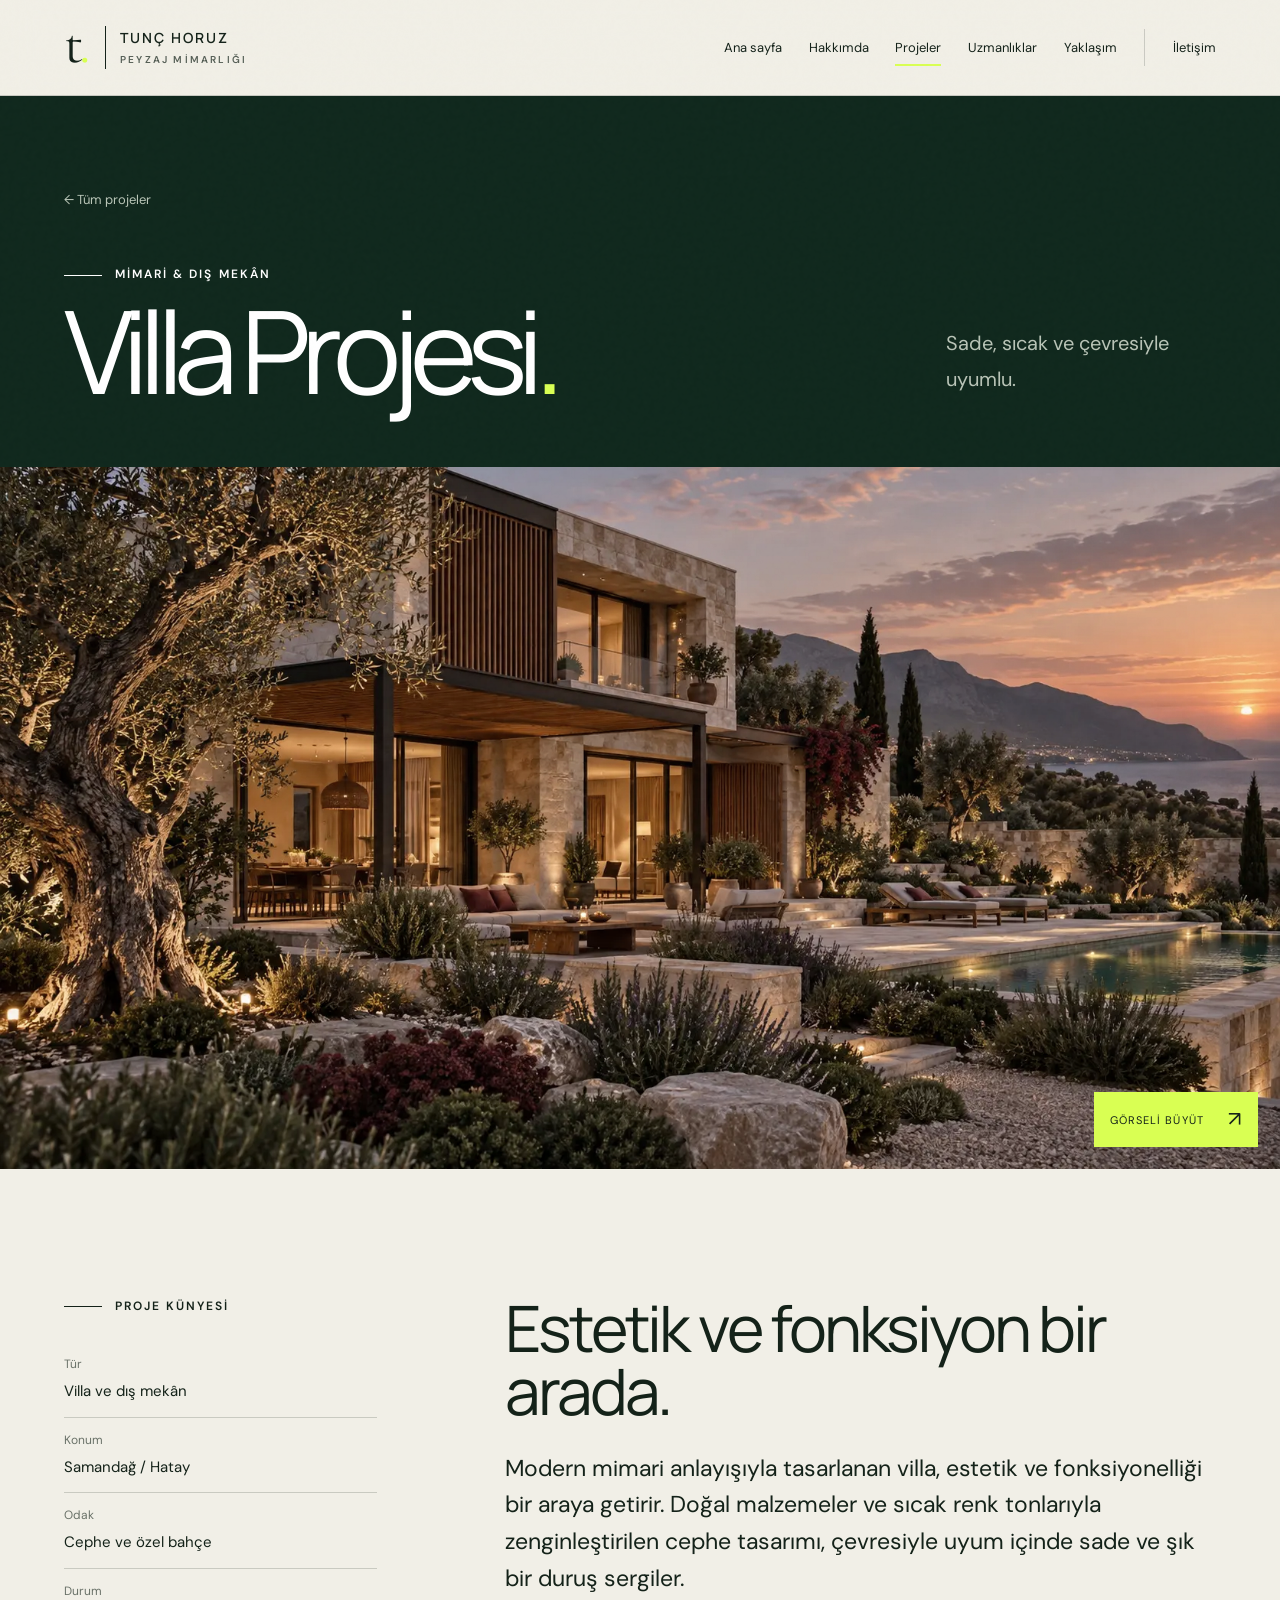
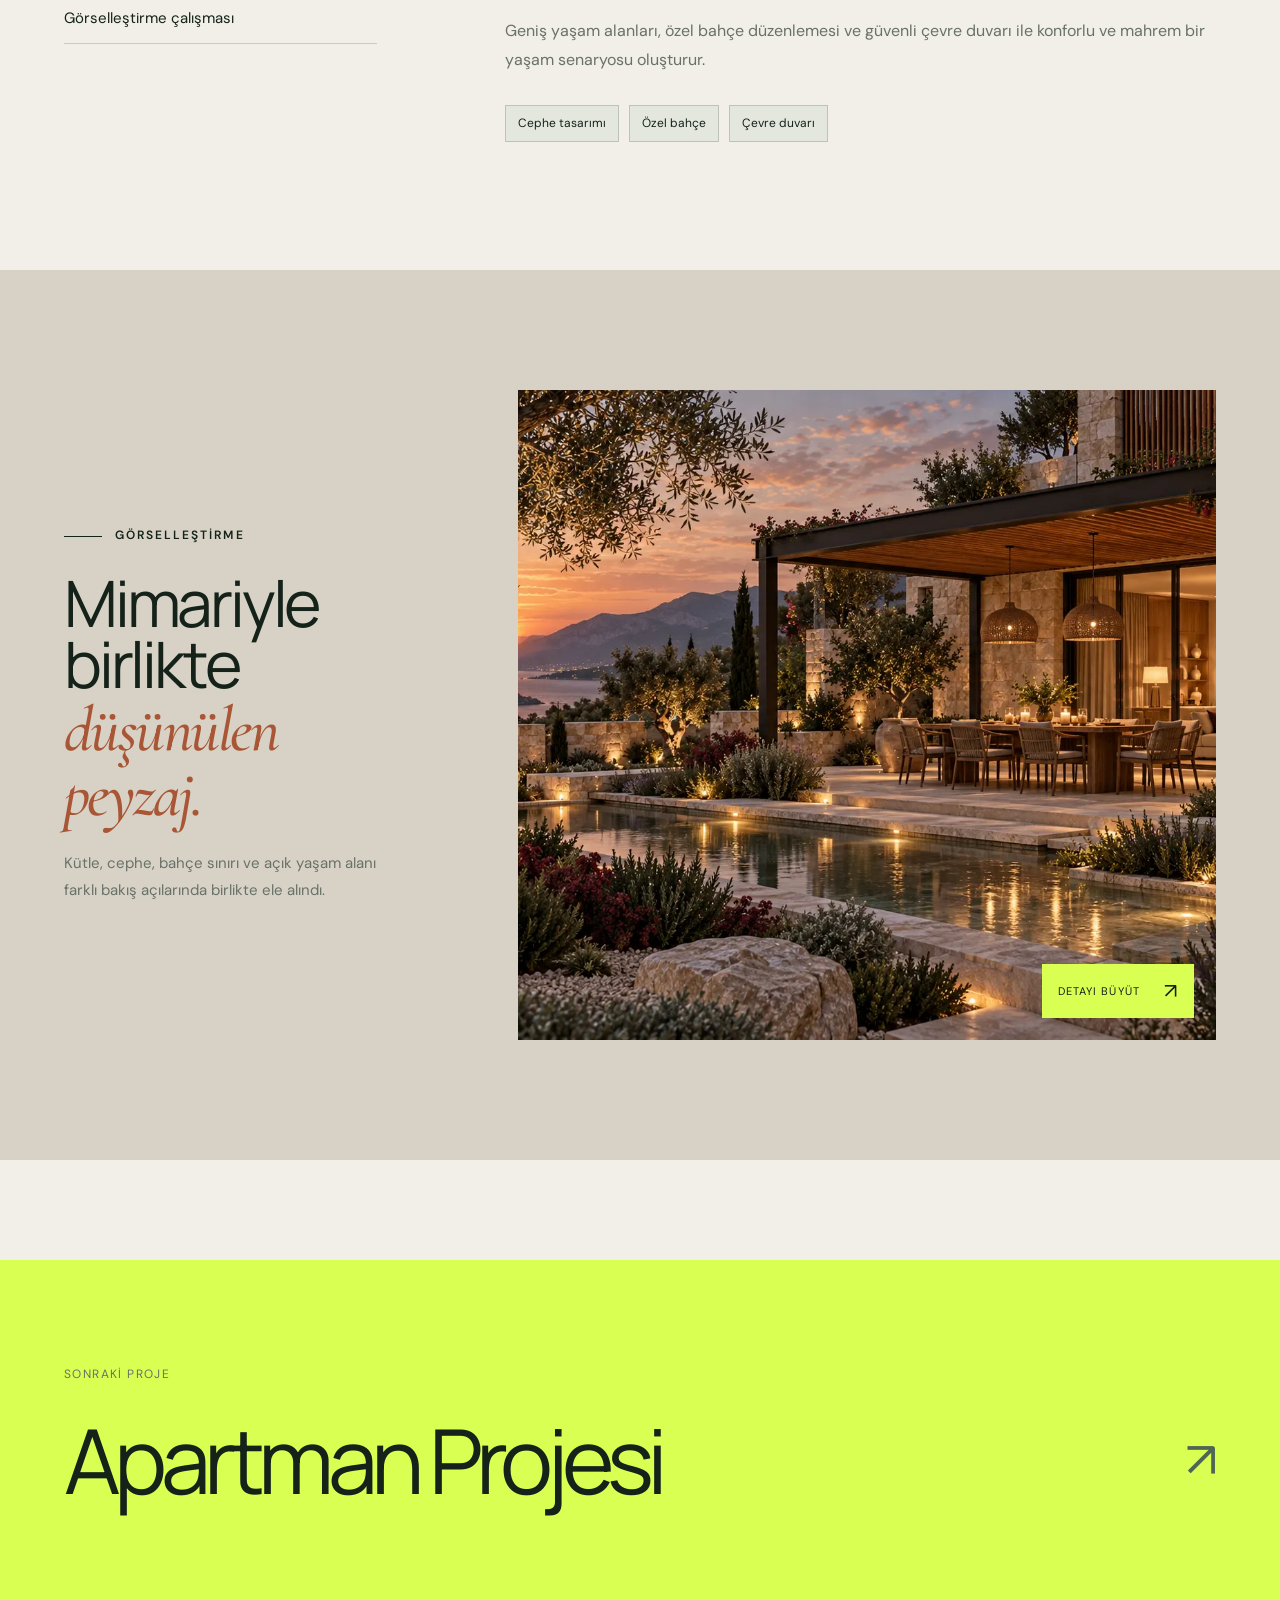
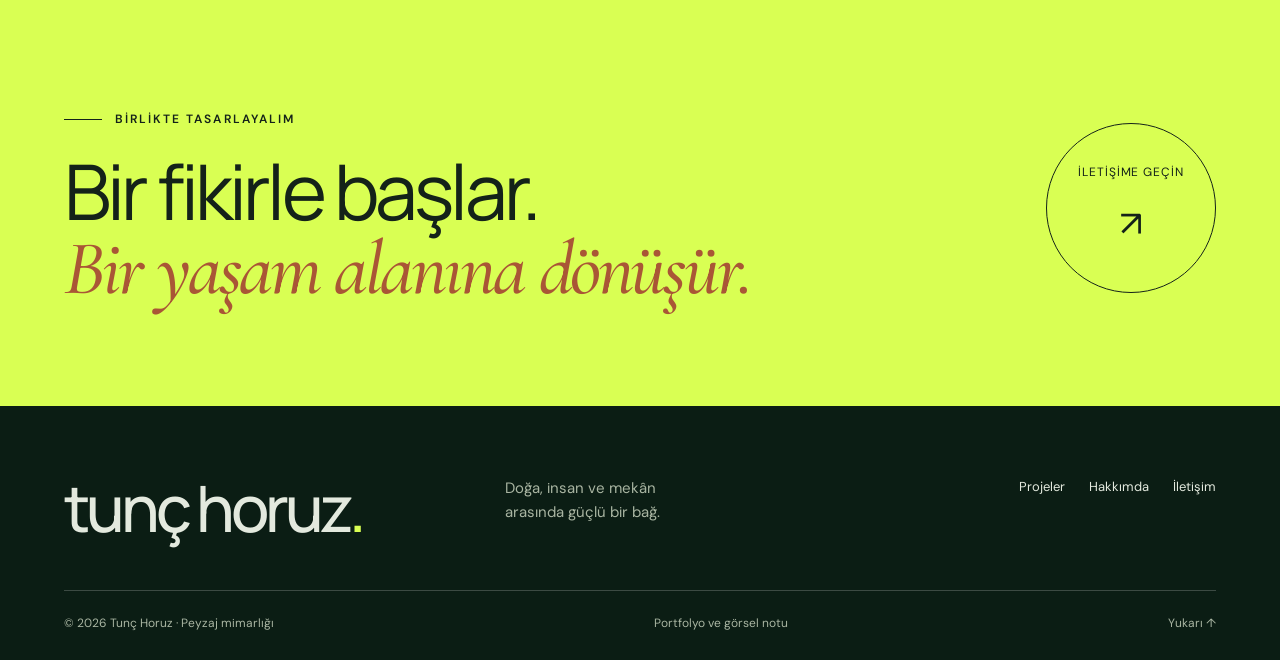
<file: proje-villa.html>
<!doctype html>
<html lang="tr"><head><meta charset="utf-8"><meta name="viewport" content="width=device-width,initial-scale=1,viewport-fit=cover"><meta name="theme-color" content="#172b22"><title>Villa Projesi — Tunç Horuz</title><meta name="description" content="Samandağ'da doğal malzeme, sıcak renkler, özel bahçe ve modern cephe yaklaşımıyla geliştirilen villa projesi."><link rel="icon" href="assets/favicon.svg"><link rel="stylesheet" href="styles.css"><link rel="stylesheet" href="refined.css"><script defer src="app.js"></script></head>
<body id="top"><a class="skip" href="#main">İçeriğe geç</a><header class="site-header"><a class="brand" href="index.html" aria-label="Tunç Horuz ana sayfa"><span class="monogram">t<span>.</span></span><span class="brand-name">TUNÇ HORUZ<small>PEYZAJ MİMARLIĞI</small></span></a><nav id="main-nav" aria-label="Ana menü"><a href="index.html">Ana sayfa</a><a href="hakkimizda.html">Hakkımda</a><a href="projeler.html" aria-current="page">Projeler</a><a href="hizmetler.html">Uzmanlıklar</a><a href="yaklasim.html">Yaklaşım</a><a href="iletisim.html">İletişim</a></nav><button class="menu-button" aria-expanded="false" aria-controls="main-nav" aria-label="Menüyü aç"><span></span><span></span></button></header>
<main id="main"><section class="project-mast wrap"><a class="back-link" href="projeler.html">← Tüm projeler</a><div><div><p class="eyebrow"><span></span>MİMARİ & DIŞ MEKÂN</p><h1>Villa Projesi<span>.</span></h1></div><p>Sade, sıcak ve çevresiyle uyumlu.</p></div></section>
<section class="project-cover wrap"><button class="gallery-trigger" data-gallery data-caption="Villa Projesi — dış cephe"><img src="assets/ai-villa-cover-v3.webp" alt="Villa projesi dış cephe ve bahçe görünümü" loading="eager" decoding="async" fetchpriority="high"><span>Görseli büyüt <span aria-hidden="true">↗</span></span></button></section>
<section class="project-story wrap section"><aside><p class="eyebrow"><span></span>PROJE KÜNYESİ</p><dl><div><dt>Tür</dt><dd>Villa ve dış mekân</dd></div><div><dt>Konum</dt><dd>Samandağ / Hatay</dd></div><div><dt>Odak</dt><dd>Cephe ve özel bahçe</dd></div><div><dt>Durum</dt><dd>Görselleştirme çalışması</dd></div></dl></aside><div><h2>Estetik ve fonksiyon bir arada.</h2><p class="lead">Modern mimari anlayışıyla tasarlanan villa, estetik ve fonksiyonelliği bir araya getirir. Doğal malzemeler ve sıcak renk tonlarıyla zenginleştirilen cephe tasarımı, çevresiyle uyum içinde sade ve şık bir duruş sergiler.</p><p>Geniş yaşam alanları, özel bahçe düzenlemesi ve güvenli çevre duvarı ile konforlu ve mahrem bir yaşam senaryosu oluşturur.</p><div class="project-tags"><span>Cephe tasarımı</span><span>Özel bahçe</span><span>Çevre duvarı</span></div></div></section>
<section class="project-support wrap"><div><p class="eyebrow"><span></span>GÖRSELLEŞTİRME</p><h2>Mimariyle birlikte<br><em>düşünülen peyzaj.</em></h2><p>Kütle, cephe, bahçe sınırı ve açık yaşam alanı farklı bakış açılarında birlikte ele alındı.</p></div><button class="gallery-trigger detail-visual" data-gallery data-caption="Villa Projesi — bahçe ve teras detayı"><img src="assets/ai-villa-detail-v3.webp" alt="Villa projesi havuz, bahçe ve yemek terası" loading="lazy" decoding="async"><span>Detayı büyüt <span aria-hidden="true">↗</span></span></button></section>
<section class="next-project wrap"><span>SONRAKİ PROJE</span><a href="proje-apartman.html"><h2>Apartman Projesi</h2><span aria-hidden="true">↗</span></a></section></main>
<section class="footer-cta"><div><p class="eyebrow"><span></span>BİRLİKTE TASARLAYALIM</p><h2>Bir fikirle başlar.<br><em>Bir yaşam alanına dönüşür.</em></h2></div><a class="round-link" href="iletisim.html">İletişime geçin<span aria-hidden="true">↗</span></a></section><footer class="site-footer"><div class="footer-top"><a class="footer-logo" href="index.html">tunç horuz<span>.</span></a><p>Doğa, insan ve mekân<br>arasında güçlü bir bağ.</p><div><a href="projeler.html">Projeler</a><a href="hakkimizda.html">Hakkımda</a><a href="iletisim.html">İletişim</a></div></div><div class="footer-bottom"><span>© 2026 Tunç Horuz · Peyzaj mimarlığı</span><a href="gorsel-kaynaklari.html">Portfolyo ve görsel notu</a><a href="#top">Yukarı ↑</a></div></footer><dialog class="lightbox" aria-label="Görsel galerisi"><button class="lightbox-close" aria-label="Galeriyi kapat">×</button><button class="lightbox-prev" aria-label="Önceki görsel">←</button><figure><img alt=""><figcaption></figcaption></figure><button class="lightbox-next" aria-label="Sonraki görsel">→</button></dialog></body></html>
</file>
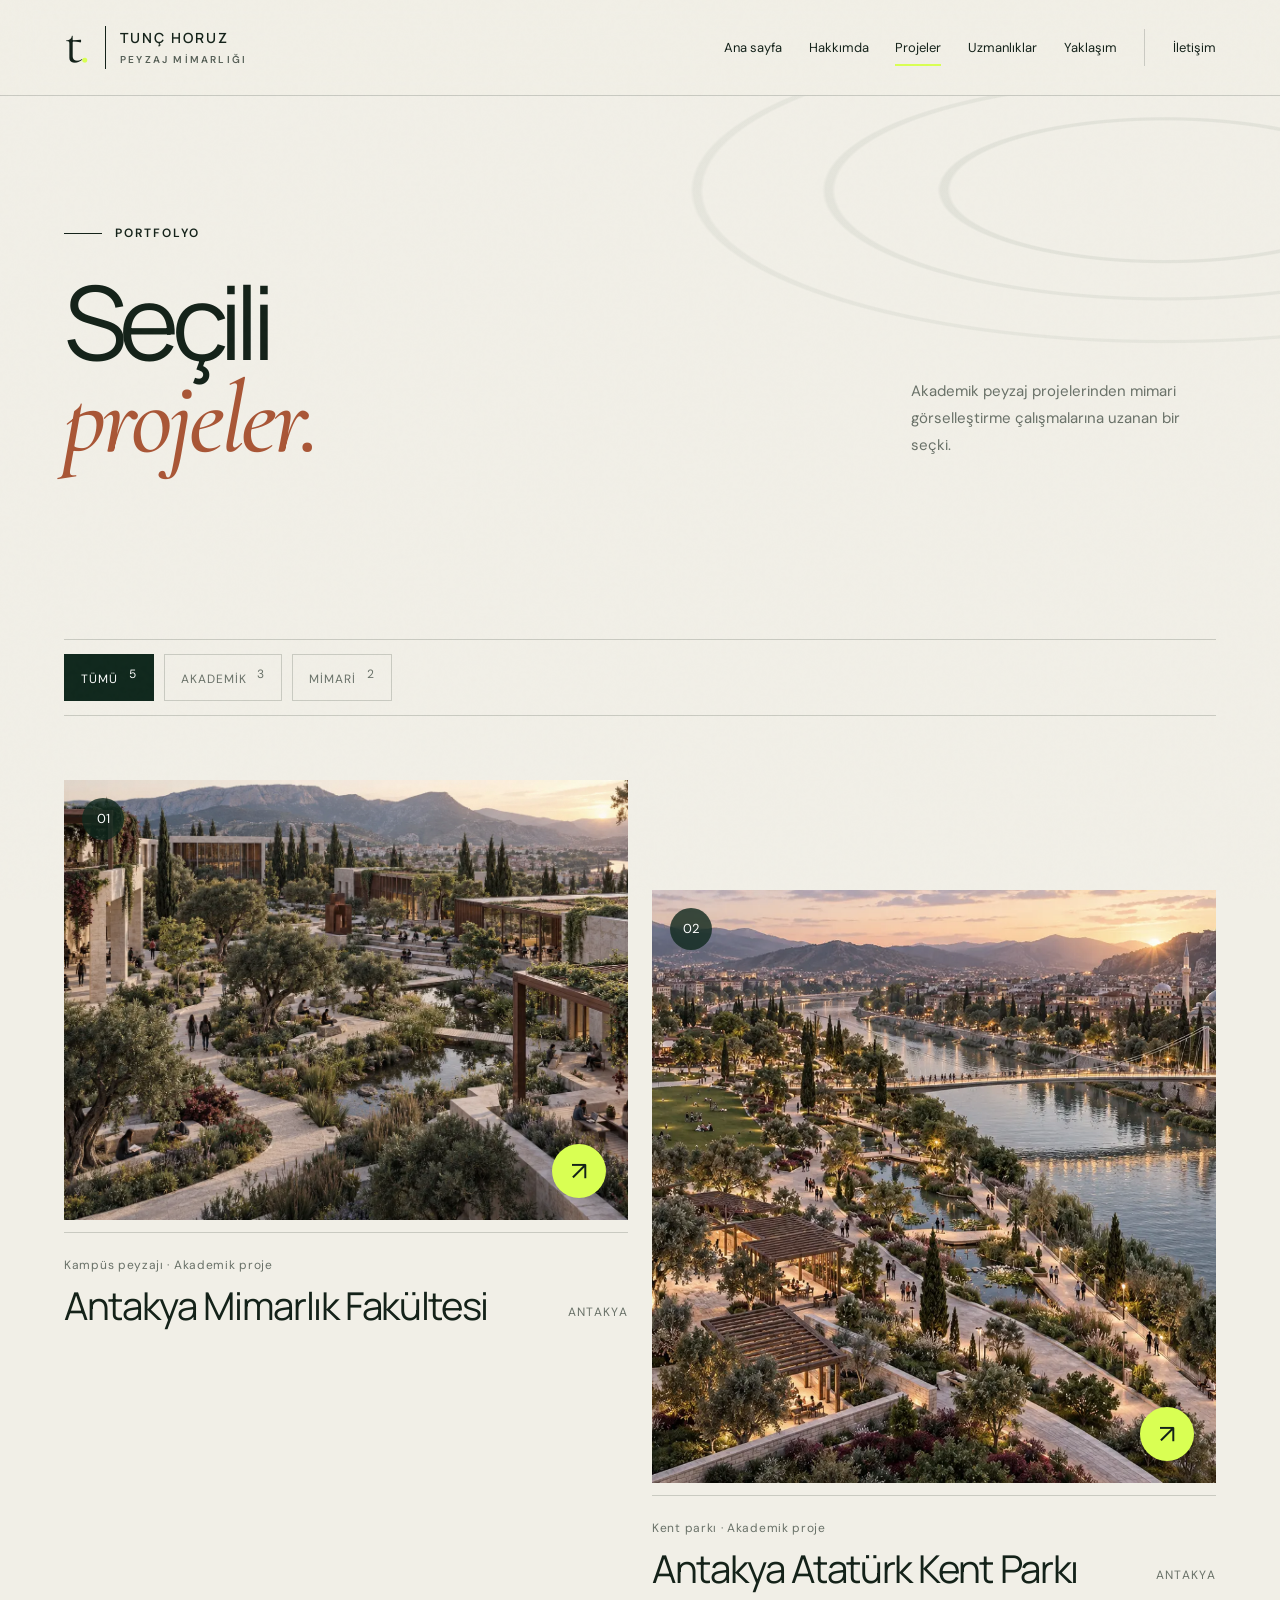
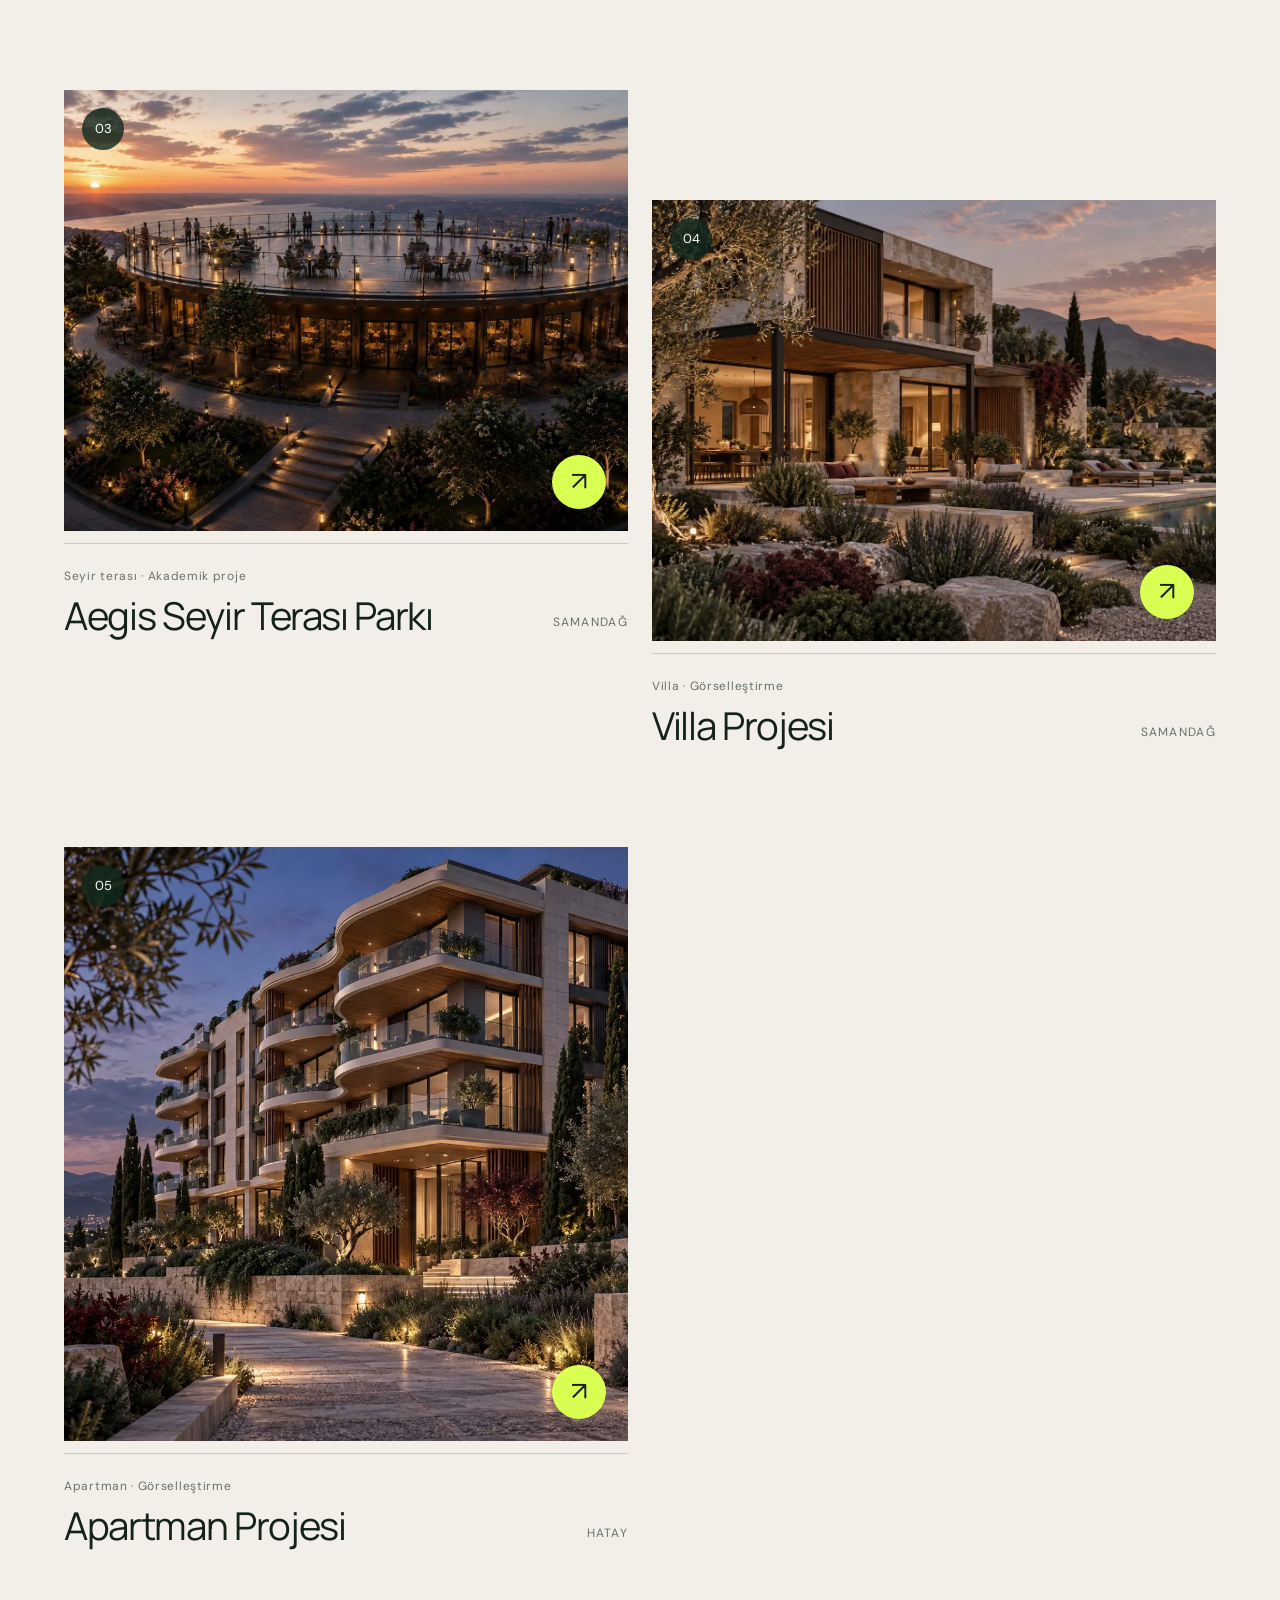
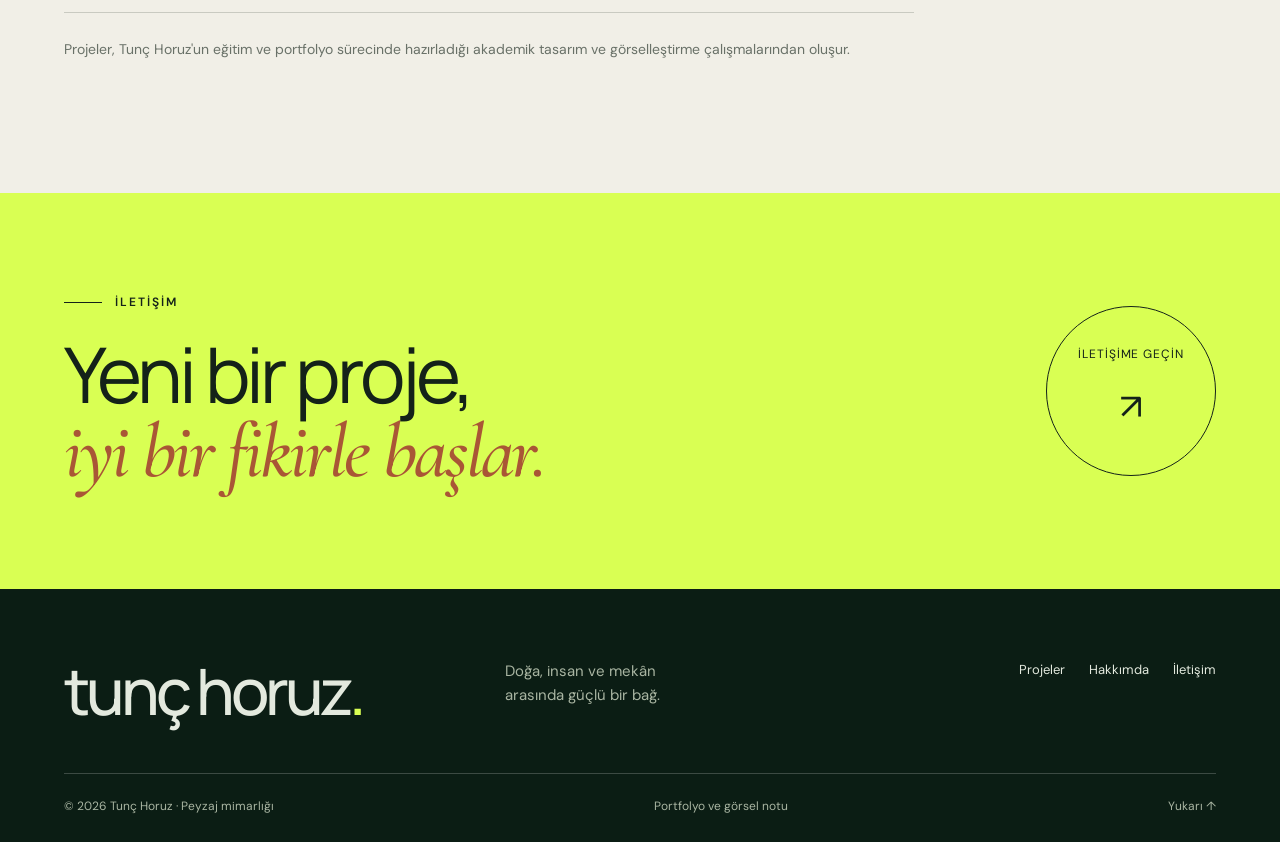
<file: projeler.html>
<!doctype html>
<html lang="tr"><head><meta charset="utf-8"><meta name="viewport" content="width=device-width,initial-scale=1,viewport-fit=cover"><meta name="theme-color" content="#172b22"><title>Projeler — Tunç Horuz</title><meta name="description" content="Tunç Horuz'un akademik peyzaj, kent parkı, seyir terası, villa ve apartman projeleri."><link rel="icon" href="assets/favicon.svg"><link rel="stylesheet" href="styles.css"><link rel="stylesheet" href="refined.css"><script defer src="app.js"></script></head>
<body id="top"><a class="skip" href="#main">İçeriğe geç</a><header class="site-header"><a class="brand" href="index.html" aria-label="Tunç Horuz ana sayfa"><span class="monogram">t<span>.</span></span><span class="brand-name">TUNÇ HORUZ<small>PEYZAJ MİMARLIĞI</small></span></a><nav id="main-nav" aria-label="Ana menü"><a href="index.html">Ana sayfa</a><a href="hakkimizda.html">Hakkımda</a><a href="projeler.html" aria-current="page">Projeler</a><a href="hizmetler.html">Uzmanlıklar</a><a href="yaklasim.html">Yaklaşım</a><a href="iletisim.html">İletişim</a></nav><button class="menu-button" aria-expanded="false" aria-controls="main-nav" aria-label="Menüyü aç"><span></span><span></span></button></header>
<main id="main"><section class="page-mast wrap"><p class="eyebrow"><span></span>PORTFOLYO</p><div><h1>Seçili<br><em>projeler.</em></h1><p>Akademik peyzaj projelerinden mimari görselleştirme çalışmalarına uzanan bir seçki.</p></div></section>
<section class="portfolio-section wrap"><div class="filter-bar" role="group" aria-label="Projeleri filtrele"><button data-filter="all" aria-pressed="true">Tümü <sup>5</sup></button><button data-filter="akademik" aria-pressed="false">Akademik <sup>3</sup></button><button data-filter="mimari" aria-pressed="false">Mimari <sup>2</sup></button></div><p class="sr-only" id="filter-status" aria-live="polite">5 proje gösteriliyor</p><div class="portfolio-grid">
<article class="project-card" data-category="akademik"><a href="proje-antakya-mimarlik-fakultesi.html" class="card-image"><img src="assets/ai-antakya-fakulte-cover-v3.webp" alt="Antakya Mimarlık Fakültesi peyzaj planı" loading="eager" decoding="async"><span class="card-number">01</span><span class="card-arrow"><span aria-hidden="true">↗</span></span></a><div class="card-caption"><div><p>Kampüs peyzajı · Akademik proje</p><h3><a href="proje-antakya-mimarlik-fakultesi.html">Antakya Mimarlık Fakültesi</a></h3></div><span>ANTAKYA</span></div></article>
<article class="project-card" data-category="akademik"><a href="proje-antakya-ataturk-kent-parki.html" class="card-image"><img src="assets/ai-ataturk-kent-parki-cover-v3.webp" alt="Antakya Atatürk Kent Parkı giriş meydanı" loading="lazy" decoding="async"><span class="card-number">02</span><span class="card-arrow"><span aria-hidden="true">↗</span></span></a><div class="card-caption"><div><p>Kent parkı · Akademik proje</p><h3><a href="proje-antakya-ataturk-kent-parki.html">Antakya Atatürk Kent Parkı</a></h3></div><span>ANTAKYA</span></div></article>
<article class="project-card" data-category="akademik"><a href="proje-aegis-seyir-terasi.html" class="card-image"><img src="assets/aegis-user-main-terrace-sunset.webp" alt="Aegis Seyir Terası gün batımı görünümü" loading="lazy" decoding="async"><span class="card-number">03</span><span class="card-arrow"><span aria-hidden="true">↗</span></span></a><div class="card-caption"><div><p>Seyir terası · Akademik proje</p><h3><a href="proje-aegis-seyir-terasi.html">Aegis Seyir Terası Parkı</a></h3></div><span>SAMANDAĞ</span></div></article>
<article class="project-card" data-category="mimari"><a href="proje-villa.html" class="card-image"><img src="assets/ai-villa-cover-v3.webp" alt="Villa projesi dış cephe görünümü" loading="lazy" decoding="async"><span class="card-number">04</span><span class="card-arrow"><span aria-hidden="true">↗</span></span></a><div class="card-caption"><div><p>Villa · Görselleştirme</p><h3><a href="proje-villa.html">Villa Projesi</a></h3></div><span>SAMANDAĞ</span></div></article>
<article class="project-card" data-category="mimari"><a href="proje-apartman.html" class="card-image"><img src="assets/ai-apartman-cover-v3.webp" alt="Apartman projesi gece görünümü" loading="lazy" decoding="async"><span class="card-number">05</span><span class="card-arrow"><span aria-hidden="true">↗</span></span></a><div class="card-caption"><div><p>Apartman · Görselleştirme</p><h3><a href="proje-apartman.html">Apartman Projesi</a></h3></div><span>HATAY</span></div></article>
</div><p class="portfolio-note">Projeler, Tunç Horuz'un eğitim ve portfolyo sürecinde hazırladığı akademik tasarım ve görselleştirme çalışmalarından oluşur.</p></section></main>
<section class="footer-cta"><div><p class="eyebrow"><span></span>İLETİŞİM</p><h2>Yeni bir proje,<br><em>iyi bir fikirle başlar.</em></h2></div><a class="round-link" href="iletisim.html">İletişime geçin<span aria-hidden="true">↗</span></a></section><footer class="site-footer"><div class="footer-top"><a class="footer-logo" href="index.html">tunç horuz<span>.</span></a><p>Doğa, insan ve mekân<br>arasında güçlü bir bağ.</p><div><a href="projeler.html">Projeler</a><a href="hakkimizda.html">Hakkımda</a><a href="iletisim.html">İletişim</a></div></div><div class="footer-bottom"><span>© 2026 Tunç Horuz · Peyzaj mimarlığı</span><a href="gorsel-kaynaklari.html">Portfolyo ve görsel notu</a><a href="#top">Yukarı ↑</a></div></footer><dialog class="lightbox" aria-label="Görsel galerisi"><button class="lightbox-close" aria-label="Galeriyi kapat">×</button><button class="lightbox-prev" aria-label="Önceki görsel">←</button><figure><img alt=""><figcaption></figcaption></figure><button class="lightbox-next" aria-label="Sonraki görsel">→</button></dialog></body></html>
</file>
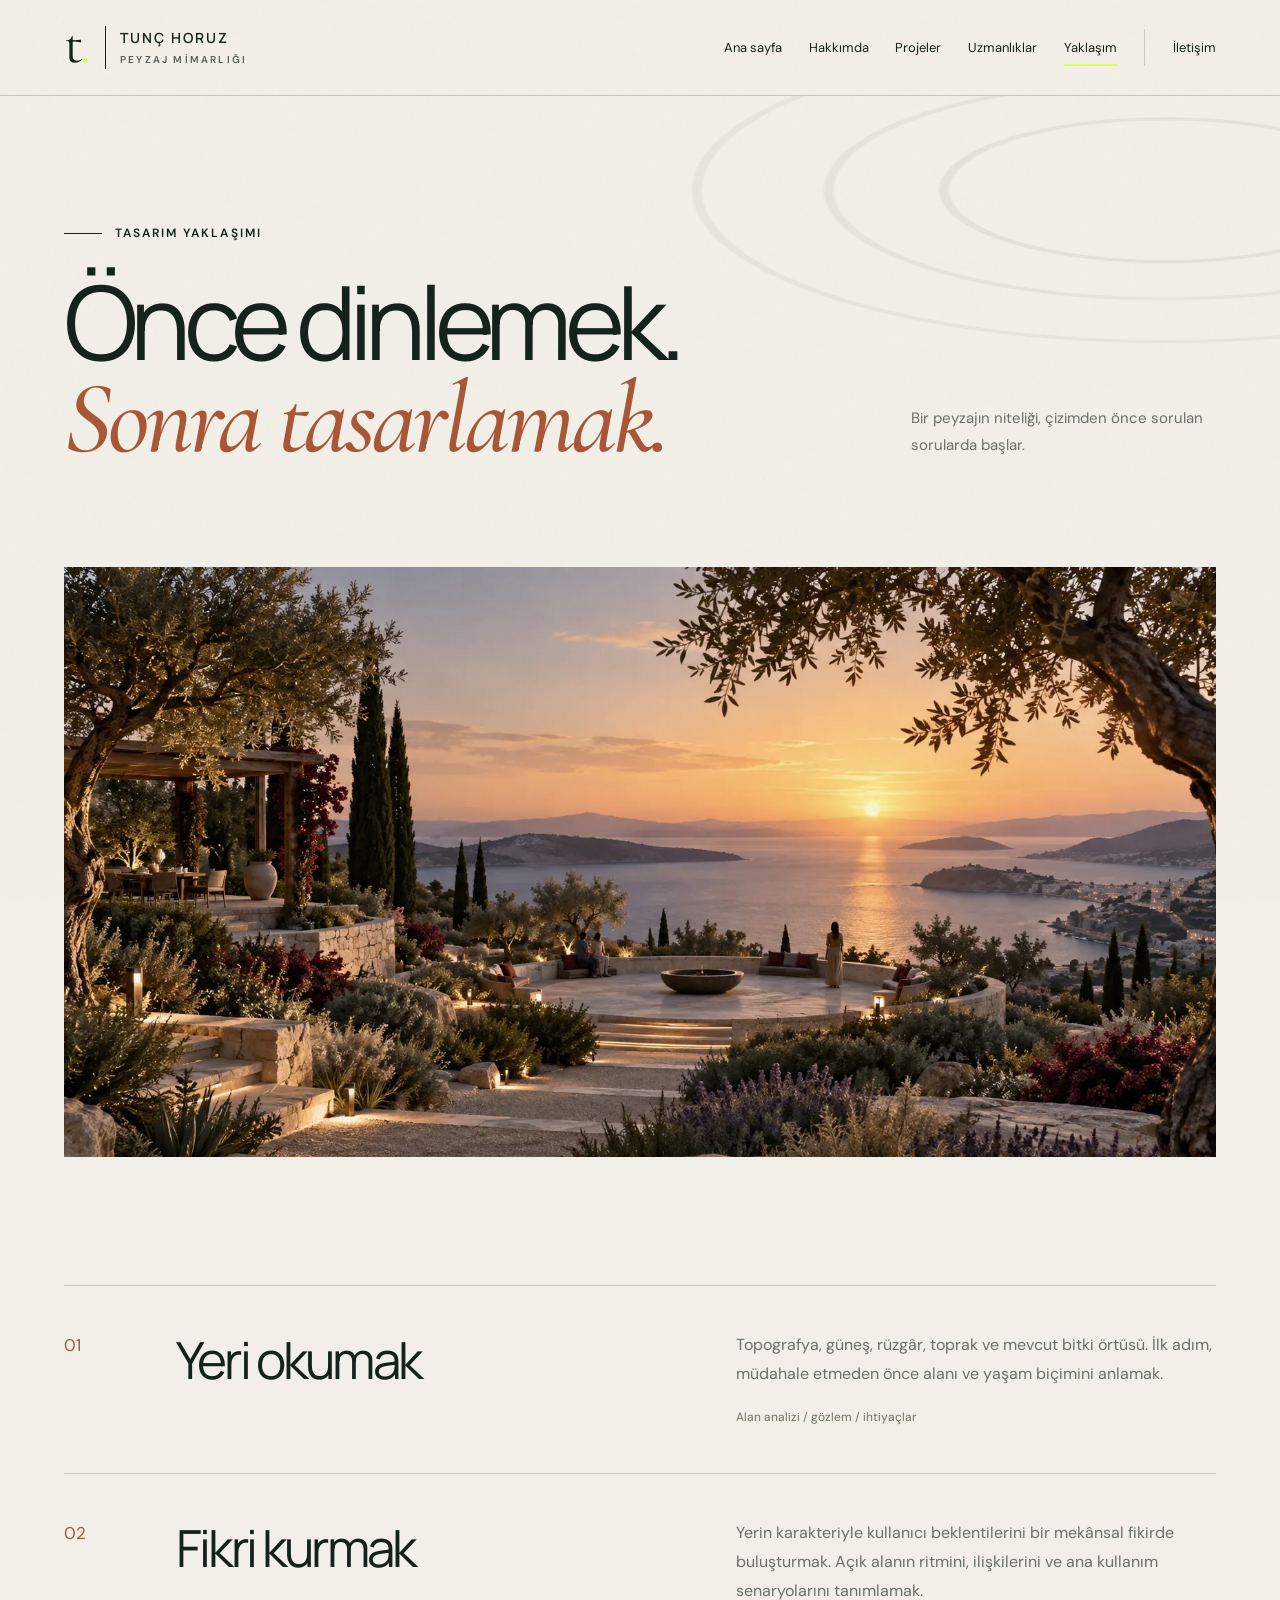
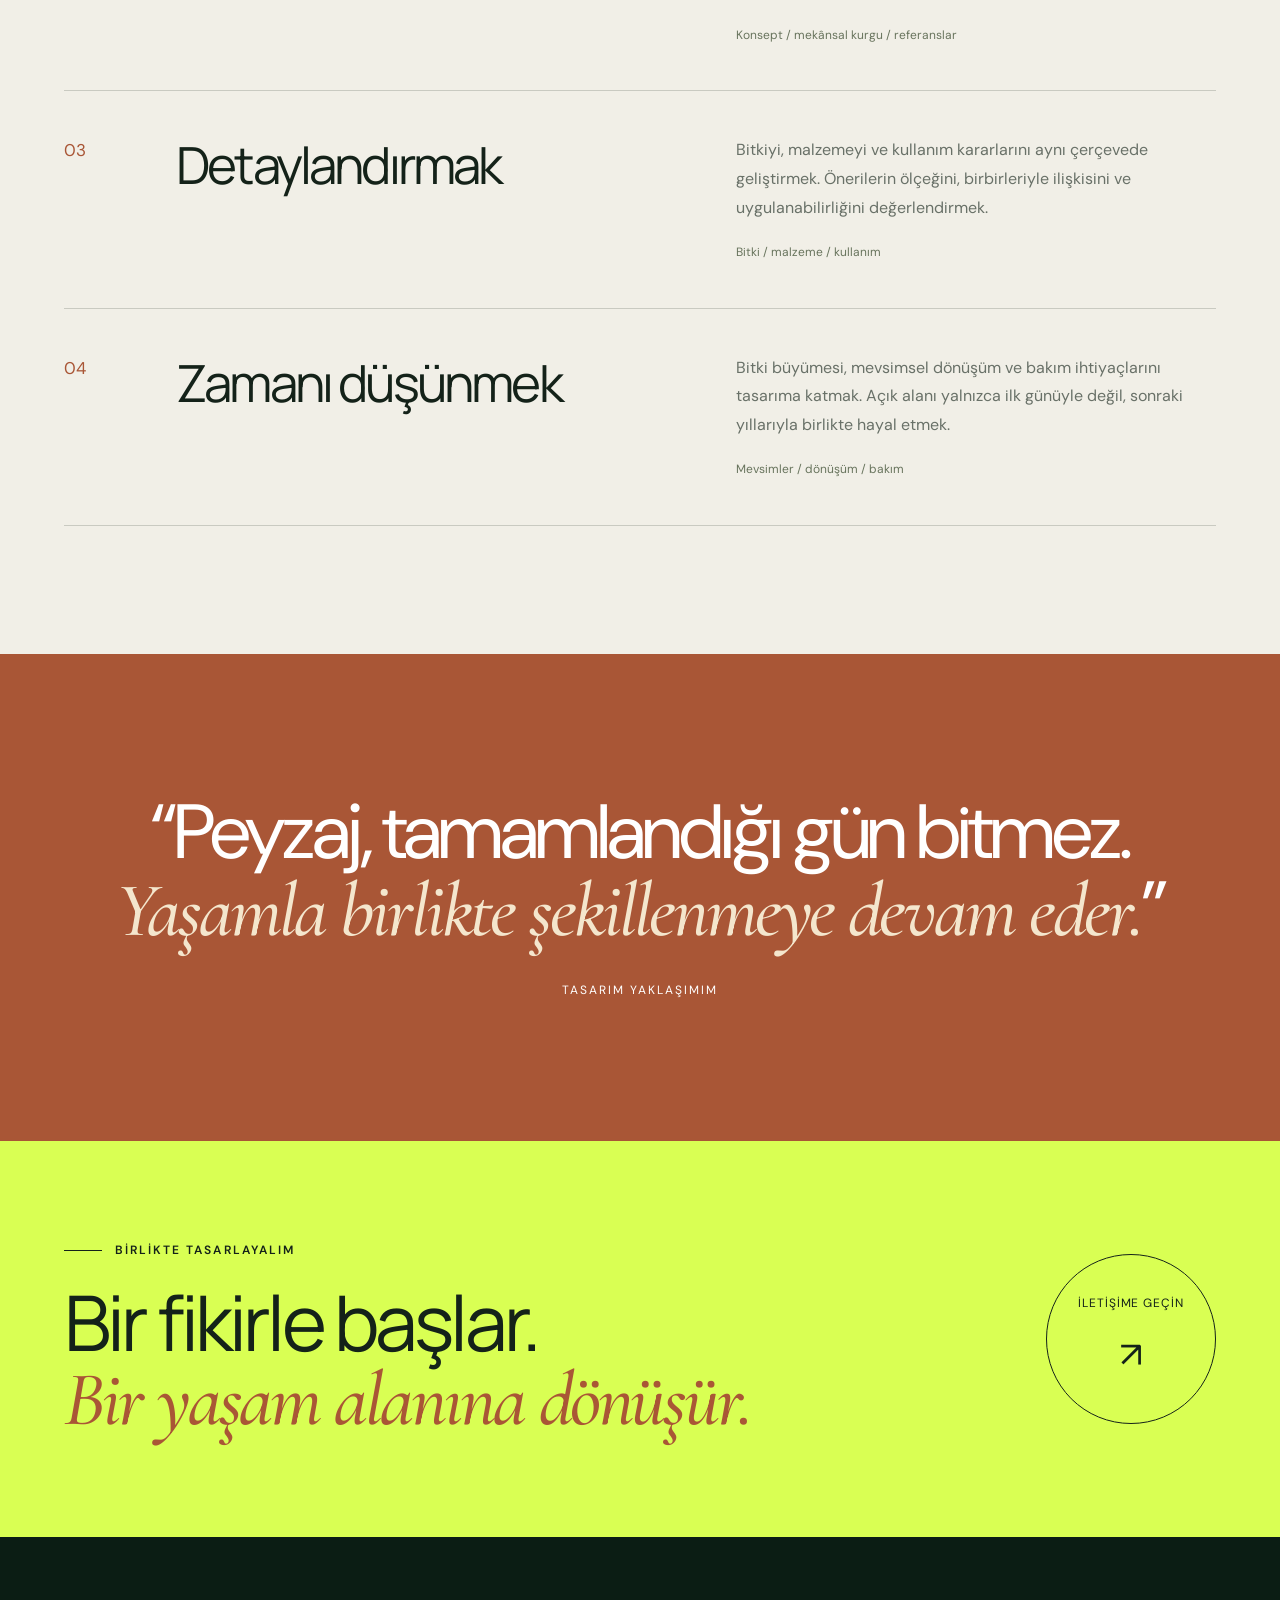
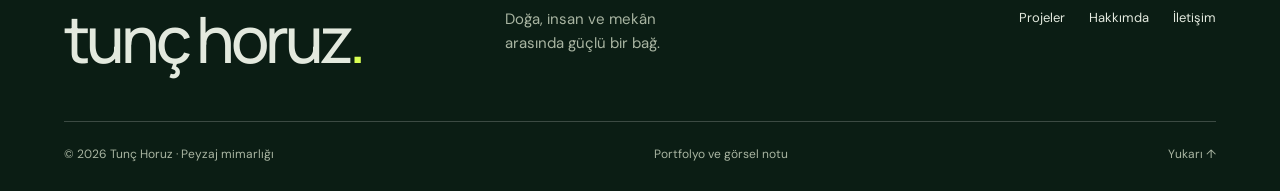
<file: yaklasim.html>
<!doctype html><html lang="tr"><head><meta charset="utf-8"><meta name="viewport" content="width=device-width,initial-scale=1,viewport-fit=cover"><meta name="theme-color" content="#172b22"><title>Yaklaşım — Tunç Horuz</title><meta name="description" content="Tunç Horuz peyzaj mimarlığı. Doğanın ritmi, mekânın ruhu. Konsept çalışmalar ve peyzaj tasarım yaklaşımı."/><link rel="icon" href="assets/favicon.svg"><link rel="stylesheet" href="styles.css"><link rel="stylesheet" href="refined.css"><script defer src="app.js"></script></head><body class="" id="top"><a class="skip" href="#main">İçeriğe geç</a><header class="site-header"><a class="brand" href="index.html" aria-label="Tunç Horuz ana sayfa"><span class="monogram">t<span>.</span></span><span class="brand-name">TUNÇ HORUZ<small>PEYZAJ MİMARLIĞI</small></span></a><nav id="main-nav" aria-label="Ana menü"><a href="index.html">Ana sayfa</a><a href="hakkimizda.html">Hakkımda</a><a href="projeler.html">Projeler</a><a href="hizmetler.html">Uzmanlıklar</a><a href="yaklasim.html" aria-current="page">Yaklaşım</a><a href="iletisim.html">İletişim</a></nav><button class="menu-button" aria-expanded="false" aria-controls="main-nav" aria-label="Menüyü aç"><span></span><span></span></button></header><main id="main"><section class="page-mast wrap"><p class="eyebrow"><span></span>TASARIM YAKLAŞIMI</p><div><h1>Önce dinlemek.<br><em>Sonra tasarlamak.</em></h1><p>Bir peyzajın niteliği, çizimden önce sorulan sorularda başlar.</p></div></section><div class="approach-hero wrap"><img class="" src="assets/ai-hero-v3.webp" alt="Gün batımında manzaraya açılan peyzaj seyir terası" loading="lazy" decoding="async"></div><section class="wrap section process-list"><article><span class="process-number">01</span><h2>Yeri okumak</h2><div><p>Topografya, güneş, rüzgâr, toprak ve mevcut bitki örtüsü. İlk adım, müdahale etmeden önce alanı ve yaşam biçimini anlamak.</p><span class="meta">Alan analizi / gözlem / ihtiyaçlar</span></div></article><article><span class="process-number">02</span><h2>Fikri kurmak</h2><div><p>Yerin karakteriyle kullanıcı beklentilerini bir mekânsal fikirde buluşturmak. Açık alanın ritmini, ilişkilerini ve ana kullanım senaryolarını tanımlamak.</p><span class="meta">Konsept / mekânsal kurgu / referanslar</span></div></article><article><span class="process-number">03</span><h2>Detaylandırmak</h2><div><p>Bitkiyi, malzemeyi ve kullanım kararlarını aynı çerçevede geliştirmek. Önerilerin ölçeğini, birbirleriyle ilişkisini ve uygulanabilirliğini değerlendirmek.</p><span class="meta">Bitki / malzeme / kullanım</span></div></article><article><span class="process-number">04</span><h2>Zamanı düşünmek</h2><div><p>Bitki büyümesi, mevsimsel dönüşüm ve bakım ihtiyaçlarını tasarıma katmak. Açık alanı yalnızca ilk günüyle değil, sonraki yıllarıyla birlikte hayal etmek.</p><span class="meta">Mevsimler / dönüşüm / bakım</span></div></article></section><section class="quote-section"><div class="wrap"><p>“Peyzaj, tamamlandığı gün bitmez.<br><em>Yaşamla birlikte şekillenmeye devam eder.</em>”</p><span>TASARIM YAKLAŞIMIM</span></div></section></main><section class="footer-cta"><div><p class="eyebrow"><span></span>BİRLİKTE TASARLAYALIM</p><h2>Bir fikirle başlar.<br><em>Bir yaşam alanına dönüşür.</em></h2></div><a class="round-link" href="iletisim.html">İletişime geçin<span aria-hidden="true">↗</span></a></section><footer class="site-footer"><div class="footer-top"><a class="footer-logo" href="index.html">tunç horuz<span>.</span></a><p>Doğa, insan ve mekân<br>arasında güçlü bir bağ.</p><div><a href="projeler.html">Projeler</a><a href="hakkimizda.html">Hakkımda</a><a href="iletisim.html">İletişim</a></div></div><div class="footer-bottom"><span>© 2026 Tunç Horuz · Peyzaj mimarlığı</span><a href="gorsel-kaynaklari.html">Portfolyo ve görsel notu</a><a href="#top">Yukarı ↑</a></div></footer><dialog class="lightbox" aria-label="Görsel galerisi"><button class="lightbox-close" aria-label="Galeriyi kapat">×</button><button class="lightbox-prev" aria-label="Önceki görsel">←</button><figure><img alt=""><figcaption></figcaption></figure><button class="lightbox-next" aria-label="Sonraki görsel">→</button></dialog></body></html>
</file>
<file: styles.css>
:root{--ink:#19291f;--muted:#6e756d;--forest:#172b22;--green:#536349;--accent:#b6bd96;--paper:#fff;--mist:#f2f3ef;--line:#dce0d8;--gutter:clamp(24px,5.6vw,100px)}*{box-sizing:border-box}html{scroll-behavior:smooth;scroll-padding-top:35px}body{margin:0;color:var(--ink);background:var(--paper);font-family:'Arial',sans-serif;font-size:16px;line-height:1.65;-webkit-font-smoothing:antialiased}a{color:inherit;text-decoration:none}button,input,select,textarea{font:inherit}button{color:inherit;cursor:pointer}button,a,summary{-webkit-tap-highlight-color:transparent}button{background:none;border:0}img{display:block;width:100%;height:100%;object-fit:cover}h1,h2,h3,p,figure{margin:0}h1,h2,h3{line-height:1.12;font-weight:400}h1{font-size:clamp(48px,6.4vw,100px);letter-spacing:-.06em}h2{font-size:clamp(36px,3.8vw,61px);letter-spacing:-.05em}h3{font-size:28px;letter-spacing:-.035em}em{font-family:Georgia,'Times New Roman',serif;font-weight:400;letter-spacing:-.04em}p{line-height:1.8}a:focus-visible,button:focus-visible,summary:focus-visible,input:focus-visible,select:focus-visible,textarea:focus-visible{outline:2px solid var(--green);outline-offset:6px}.wrap{padding-inline:var(--gutter);max-width:1900px;margin-inline:auto}.section{padding-top:115px;padding-bottom:115px}.eyebrow{font-size:12px;letter-spacing:1.7px;line-height:1.6;display:flex;align-items:center;gap:13px;margin-bottom:26px}.eyebrow>span{width:26px;height:1px;background:currentColor}.skip{position:fixed;z-index:100;top:-100px;background:white;padding:12px}.skip:focus{top:12px}.site-header{height:106px;display:flex;align-items:center;justify-content:space-between;gap:35px;padding:20px var(--gutter);background:#fff;position:relative;z-index:30}.brand{display:flex;align-items:center;gap:18px}.monogram{font-family:Georgia,serif;font-size:65px;line-height:.7;letter-spacing:-6px;border-right:1px solid var(--line);padding-right:24px;padding-bottom:8px}.monogram>span{color:#697854}.brand-name{font-size:16px;letter-spacing:2px;line-height:1.5;white-space:nowrap}.brand-name small{display:block;font-size:12px;letter-spacing:2.6px;margin-top:4px;color:var(--muted)}#main-nav{display:flex;gap:clamp(20px,2.3vw,38px);align-items:center;font-size:14px}#main-nav a{position:relative;padding:8px 0}#main-nav a:after{content:'';height:1px;width:0;position:absolute;bottom:0;left:0;background:var(--green);transition:width .25s}#main-nav a:hover:after,#main-nav a[aria-current=page]:after{width:100%}#main-nav a:last-child{border-left:1px solid var(--line);padding-left:28px}#main-nav a:last-child:after{left:28px;width:0}#main-nav a:last-child:hover:after,#main-nav a:last-child[aria-current=page]:after{width:calc(100% - 28px)}.menu-button{display:none}.hero{position:relative;height:calc(100svh - 106px);min-height:660px;max-height:1100px;background:var(--forest);color:white;isolation:isolate}.hero-slides,.hero-slide,.hero-overlay{position:absolute;inset:0}.hero-slides{z-index:-3}.hero-slide{opacity:0;transition:opacity .8s}.hero-slide.is-active{opacity:1}.hero-slide img{object-position:55% center}.hero-overlay{z-index:-2;background:linear-gradient(90deg,#071b10a8 0%,#09201822 75%),linear-gradient(0deg,#07170ce0 0%,transparent 29%)}.hero-copy{padding-top:clamp(100px,15vh,185px);padding-bottom:165px}.hero .eyebrow{margin-bottom:33px;letter-spacing:2px;color:#f0f3e7}.hero h1{font-size:clamp(58px,7vw,110px);line-height:1.04;letter-spacing:-.06em}.hero h1 em{color:#dce0c6}.hero-copy>p:not(.eyebrow){font-size:17px;line-height:1.65;margin:30px 0 34px;color:#f0f2e8}.button{display:inline-flex;align-items:center;justify-content:space-between;gap:42px;min-height:58px;padding:15px 24px;font-size:14px;line-height:1.4;transition:background .2s,color .2s}.button span,.line-link span{font-size:24px;font-weight:400}.button-light{background:#fff;color:var(--ink)}.button-light:hover{background:#dce0c6}.button-dark{background:var(--forest);color:white}.button-dark:hover{background:#3c503d}.button-outline{border:1px solid #ffffff70;color:white}.button-outline:hover{background:white;color:var(--ink)}.hero-bottom{position:absolute;bottom:28px;left:0;right:0;display:flex;align-items:center;justify-content:space-between;gap:30px}.hero-location{display:flex;gap:28px;align-items:center}.hero-location>span{font-size:12px;letter-spacing:1.7px;color:#d1d8c9}.hero-location>a{font-size:16px}.hero-controls{display:flex;gap:24px;align-items:center}.hero-controls button{width:42px;height:42px;border:1px solid #ffffff55;border-radius:50%;font-size:19px;transition:background .2s}.hero-controls button:hover{background:#ffffff22}.hero-controls>span{font-size:14px;letter-spacing:1px}.hero-controls i{font-style:normal;color:#ffffff88;margin-left:8px}.scroll-link{font-size:12px;letter-spacing:1.6px;display:flex;gap:25px}.scroll-link span{font-size:21px}.home-intro{display:grid;grid-template-columns:1fr 2.35fr;gap:50px}.side-note{font-size:14px;color:var(--muted);margin-top:95px}.home-intro h2{font-size:clamp(44px,4.7vw,72px)}.home-intro h2 em{color:var(--green)}.intro-columns{display:grid;grid-template-columns:1fr 1fr;gap:38px;margin:34px 0;color:var(--muted)}.line-link{display:inline-flex;align-items:center;justify-content:space-between;gap:35px;padding-bottom:8px;border-bottom:1px solid #87907d;font-size:14px;line-height:1.5}.line-link:hover{color:#7b8962}.selected{padding-top:30px}.section-title{display:flex;justify-content:space-between;align-items:flex-end;gap:30px;margin-bottom:50px}.section-title .eyebrow{margin-bottom:23px}.section-title .line-link{flex-shrink:0}.section-title h2{max-width:800px}.selected-grid,.portfolio-grid{display:grid;grid-template-columns:1fr 1fr;column-gap:38px;row-gap:64px}.selected-grid .project-card:nth-child(even){margin-top:85px}.selected-grid .project-card:nth-child(odd){margin-bottom:85px}.project-card[hidden]{display:none}.card-image{display:block;position:relative;overflow:hidden;aspect-ratio:1.2;background:var(--mist)}.card-image img{transition:transform .8s}.card-image:hover img{transform:scale(1.04)}.card-number{position:absolute;left:22px;top:19px;color:white;font-size:13px;text-shadow:0 1px 5px #000}.card-arrow{position:absolute;right:22px;bottom:22px;display:grid;place-items:center;width:49px;height:49px;background:white;border-radius:50%;font-size:26px;transition:background .3s,color .3s}.card-image:hover .card-arrow{background:var(--forest);color:white}.card-caption{display:flex;justify-content:space-between;align-items:flex-end;padding-top:22px;gap:15px}.card-caption p{font-size:12px;color:var(--muted);letter-spacing:.7px;margin-bottom:7px}.card-caption h3{font-size:32px}.card-caption>span{font-size:12px;letter-spacing:1.3px;padding-bottom:4px;color:var(--muted)}.disclaimer{font-size:12px;color:#7a8074;max-width:850px;margin-top:35px;line-height:1.7}.disclaimer a{text-decoration:underline}.home-services{background:var(--mist)}.service-layout{display:grid;grid-template-columns:1fr 1.35fr;gap:90px}.service-layout>div>p:not(.eyebrow){color:var(--muted);margin:22px 0 25px}.service-layout h2{font-size:clamp(45px,5vw,73px)}.service-row{display:flex;align-items:center;gap:30px;border-bottom:1px solid #cdd3c7;padding:31px 0;transition:padding .2s}.service-row:first-child{border-top:1px solid #cdd3c7}.service-row>span:first-child{color:#79846e;font-size:12px}.service-row h3{flex:1;font-size:31px}.service-row>span:last-child{font-size:26px}.service-row:hover{padding-left:12px;color:var(--green)}.manifesto{position:relative;min-height:630px;background:var(--forest);color:white;isolation:isolate;display:flex;align-items:center}.manifesto>img{position:absolute;inset:0;z-index:-2}.manifesto:after{content:'';position:absolute;inset:0;background:linear-gradient(90deg,#07170cbf,#07170c10);z-index:-1}.manifesto>div{padding:95px var(--gutter);width:100%}.manifesto h2{font-size:clamp(47px,5.2vw,80px);line-height:1.14;margin-bottom:32px}.manifesto em{color:#dce0c6}.footer-cta{background:var(--forest);color:white;display:flex;justify-content:space-between;gap:50px;align-items:center;padding:80px var(--gutter)}.footer-cta .eyebrow{color:#bdc9b2}.footer-cta h2{font-size:clamp(38px,4.1vw,65px)}.footer-cta em{color:#bdc9b2}.round-link{width:150px;height:150px;border:1px solid #8c9b7a;border-radius:50%;display:flex;flex-direction:column;align-items:center;justify-content:center;gap:12px;flex-shrink:0;font-size:13px;transition:background .3s,color .3s}.round-link>span{font-size:36px}.round-link:hover{background:#dce0c6;color:var(--forest)}.site-footer{padding:55px var(--gutter) 24px;background:#11231a;color:#e3e9de}.footer-top{display:grid;grid-template-columns:1.2fr 1fr 1fr;align-items:start;gap:35px;padding-bottom:50px}.footer-logo{font-size:40px;letter-spacing:-2px;line-height:1.1}.footer-logo>span{color:#b6bd96}.footer-top>p{font-size:14px;color:#a9b5a2;line-height:1.6}.footer-top>div{display:flex;justify-content:flex-end;gap:24px;font-size:13px}.footer-bottom{border-top:1px solid #ffffff20;padding-top:23px;display:flex;justify-content:space-between;gap:25px;font-size:12px;color:#a9b5a2}.footer-bottom a:hover{color:white}.page-mast{padding-top:80px;padding-bottom:65px}.page-mast>.eyebrow{margin-bottom:33px}.page-mast>div{display:flex;justify-content:space-between;align-items:flex-end;gap:65px}.page-mast h1{max-width:1060px}.page-mast em{color:var(--green)}.page-mast>div>p{max-width:305px;color:var(--muted);padding-bottom:5px}.portfolio-section{padding-bottom:105px}.filter-bar{display:flex;gap:34px;align-items:center;border-top:1px solid var(--line);border-bottom:1px solid var(--line);padding:23px 0;margin-bottom:43px;flex-wrap:wrap}.filter-bar button{padding:4px 0;font-size:14px;color:#727b6e;border-bottom:1px solid transparent}.filter-bar button[aria-pressed=true]{color:var(--ink);border-bottom-color:var(--ink)}.filter-bar sup{font-size:12px;margin-left:7px}.portfolio-grid .card-image{aspect-ratio:1.25}.about-visual>img{height:600px;object-position:center 58%}.visual-caption{display:flex;justify-content:space-between;gap:20px;padding-top:18px;font-size:12px;color:var(--muted)}.visual-caption>span:first-child{letter-spacing:1.3px}.editorial{display:grid;grid-template-columns:1fr 1.3fr;gap:120px}.editorial p{color:var(--muted);margin-bottom:20px}.editorial .lead,.lead{font-size:22px;line-height:1.6;color:var(--ink)}.values{padding-bottom:100px}.values-grid{display:grid;grid-template-columns:repeat(3,1fr);gap:45px}.values-grid article{border-top:1px solid var(--line);padding-top:25px}.values-grid article>span{font-size:12px;color:var(--green)}.values-grid h3{margin:28px 0 18px;font-size:30px}.values-grid p{color:var(--muted)}.split-feature{display:grid;grid-template-columns:1fr 1fr;gap:90px;padding-top:0;align-items:center}.split-feature>div:first-child{height:620px}.split-feature p:not(.eyebrow){margin:26px 0;color:var(--muted);max-width:430px}.service-detail{display:grid;grid-template-columns:1.05fr 1fr;gap:90px;margin-top:30px;margin-bottom:110px;align-items:center;scroll-margin-top:45px}.service-photo{height:575px}.service-detail:nth-of-type(odd) .service-photo{order:2}.large-index{font-size:12px;color:var(--green);display:block;margin-bottom:24px;letter-spacing:1px}.service-detail h2{font-size:clamp(37px,3.4vw,55px)}.service-detail h3{font-size:20px;margin:23px 0 16px;letter-spacing:-.3px}.service-detail p{color:var(--muted)}.service-detail ul{list-style:none;padding:0;margin:25px 0 30px;border-top:1px solid var(--line)}.service-detail li{padding:12px 0;border-bottom:1px solid var(--line);font-size:14px}.service-detail li:before{content:'—';margin-right:12px;color:var(--green)}.approach-hero{height:590px}.process-list article{display:grid;grid-template-columns:.35fr 1fr 1.2fr;gap:50px;border-top:1px solid var(--line);padding:44px 0}.process-list article:last-child{border-bottom:1px solid var(--line)}.process-number{font-size:17px;color:var(--green)}.process-list h2{font-size:38px}.process-list p{color:var(--muted)}.process-list .meta{font-size:12px;color:#68745d;display:block;margin-top:20px}.quote-section{background:var(--mist);padding:95px 0;text-align:center}.quote-section p{font-size:clamp(30px,3.4vw,54px);line-height:1.45;letter-spacing:-.04em}.quote-section em{color:var(--green)}.quote-section span{font-size:12px;letter-spacing:2px;display:block;margin-top:32px}.project-mast{padding-top:48px;padding-bottom:48px}.back-link{font-size:13px;color:var(--muted);display:inline-block;margin-bottom:55px}.back-link:hover{color:var(--ink)}.project-mast>div{display:flex;justify-content:space-between;gap:60px;align-items:flex-end}.project-mast h1>span{color:var(--green)}.project-mast>div>p{max-width:270px;font-size:20px;color:var(--muted)}.project-mast .eyebrow{margin-bottom:18px}.project-cover{height:650px}.gallery-trigger{display:block;position:relative;width:100%;height:100%;padding:0;overflow:hidden;background:var(--mist);text-align:left}.gallery-trigger img{transition:transform .8s}.gallery-trigger:hover img{transform:scale(1.03)}.gallery-trigger>span{position:absolute;bottom:22px;right:22px;padding:10px 16px;background:white;display:flex;align-items:center;gap:24px;font-size:13px}.gallery-trigger>span>span{font-size:21px}.project-story{display:grid;grid-template-columns:.7fr 1.5fr;gap:110px}.project-story dl{margin:0}.project-story dl>div{padding:13px 0;border-bottom:1px solid var(--line)}.project-story dt{font-size:12px;color:var(--muted);margin-bottom:4px}.project-story dd{font-size:15px;margin:0}.project-story h2{max-width:800px;margin-bottom:27px}.project-story>div>p{color:var(--muted);margin:20px 0}.project-story .lead{color:var(--ink)}.project-tags{display:flex;flex-wrap:wrap;gap:10px;margin-top:30px}.project-tags>span{border:1px solid var(--line);padding:8px 12px;font-size:12px}.project-support{display:grid;grid-template-columns:.7fr 1.5fr;gap:110px;align-items:center}.project-support>button{height:510px}.project-support p:not(.eyebrow){color:var(--muted);font-size:15px;margin-top:25px}.project-disclaimer{margin-top:34px;max-width:100%;border-bottom:1px solid var(--line);padding-bottom:45px}.next-project{padding-top:65px;padding-bottom:80px}.next-project>span{font-size:12px;color:var(--muted);letter-spacing:1.4px}.next-project>a{display:flex;justify-content:space-between;align-items:center;margin-top:23px;gap:25px}.next-project h2{font-size:clamp(42px,5vw,76px)}.next-project>a>span{font-size:60px;color:var(--green)}.contact-layout{display:grid;grid-template-columns:1fr 1.1fr;gap:100px;padding-top:15px;padding-bottom:100px}.contact-aside>img{height:350px}.contact-aside>div{padding-top:35px;max-width:480px}.contact-aside h2{font-size:33px}.contact-aside p{color:var(--muted);margin-top:20px}.contact-pending{margin-top:35px;border-top:1px solid var(--line);padding-top:25px}.contact-pending>span{font-size:12px;letter-spacing:1.3px}.contact-pending>p{font-size:14px;margin-top:10px}.brief-panel h2{font-size:36px;margin-bottom:20px}.brief-panel>p{color:var(--muted);font-size:14px;margin-bottom:30px}label{display:block;font-size:13px;margin-bottom:24px;color:#3c4c3c}input,select,textarea{display:block;width:100%;padding:13px 0;border:0;border-bottom:1px solid #b8c1af;color:var(--ink);background:white;border-radius:0;margin-top:5px;font-size:16px;line-height:1.5;min-height:48px}input::placeholder,textarea::placeholder{color:#959d90;font-size:14px}textarea{resize:vertical}.form-grid{display:grid;grid-template-columns:1fr 1fr;gap:28px}.form-status{font-size:14px;color:var(--green);margin-top:20px}.form-privacy{font-size:12px;color:var(--muted);margin-top:15px}.brief-panel .button{width:100%;justify-content:space-between}.credits{padding-top:0;max-width:1050px;margin-left:0}.credits h2{font-size:32px;margin:38px 0 20px}.credits p,.credits li{color:var(--muted)}.credits ul{padding-left:20px}.credits li{margin:17px 0}.credits a{text-decoration:underline}.lightbox{padding:0;border:0;background:#0c1710;width:100%;max-width:100%;height:100%;max-height:100%;color:white}.lightbox[open]{display:grid;grid-template-columns:70px minmax(0,1fr) 70px;align-items:center;gap:20px;padding:60px 25px 25px}.lightbox::backdrop{background:#0c1710f7}.lightbox figure{max-width:1450px;max-height:100%;margin:auto;width:100%;min-height:0}.lightbox img{max-height:calc(100svh - 150px);object-fit:contain}.lightbox figcaption{font-size:13px;color:#c2caba;text-align:center;margin-top:14px}.lightbox-close{position:absolute;top:14px;right:22px;font-size:37px;width:44px;height:44px;line-height:1}.lightbox-prev,.lightbox-next{border:1px solid #ffffff60;border-radius:50%;width:48px;height:48px;font-size:22px}.lightbox button:disabled{opacity:.25;cursor:default}body.modal-open{overflow:hidden}.sr-only{position:absolute;clip:rect(0,0,0,0);width:1px;height:1px;overflow:hidden}.lightbox img{width:100%}a,button{touch-action:manipulation}#main-nav a,.filter-bar button{min-height:36px}
@media(min-width:1600px){.hero-copy{padding-top:17vh}.hero-copy h1{font-size:115px}}@media(max-width:1150px){.site-header{height:96px}.brand-name{font-size:14px;letter-spacing:1px}.brand-name small{font-size:12px;letter-spacing:1.8px}#main-nav{gap:19px;font-size:13px}#main-nav a:last-child{padding-left:18px}.hero{height:calc(100svh - 96px)}.hero-location{display:block}.hero-location>a{display:block;margin-top:4px}.service-layout,.editorial,.split-feature,.service-detail,.contact-layout{gap:50px}.project-story,.project-support{gap:70px}.page-mast>div{gap:35px}.page-mast>div>p{max-width:240px}.footer-top{grid-template-columns:1fr 1fr}.footer-top>div{grid-column:1/-1;justify-content:flex-start}.footer-top{padding-bottom:30px}.card-caption h3{font-size:28px}.hero h1{font-size:85px}.hero-copy{padding-top:110px}.home-intro{grid-template-columns:.8fr 2.35fr;gap:40px}.intro-columns{gap:28px}.section{padding-block:90px}.selected{padding-top:20px}.project-cover{height:560px}.project-support>button{height:450px}.service-photo{height:490px}.approach-hero{height:500px}}@media(max-width:1000px){.brand-name{font-size:15px}.brand-name small{font-size:12px}.site-header{height:90px}.menu-button{display:flex;width:40px;height:40px;padding:6px;flex-direction:column;justify-content:center;gap:7px}.menu-button span{display:block;height:1px;width:28px;background:var(--ink);transition:transform .2s}.menu-button[aria-expanded=true] span:first-child{transform:translateY(4px) rotate(45deg)}.menu-button[aria-expanded=true] span:last-child{transform:translateY(-4px) rotate(-45deg)}#main-nav{display:none;position:absolute;left:0;right:0;top:100%;padding:20px var(--gutter) 32px;background:white;border-top:1px solid var(--line);box-shadow:0 25px 30px #0001}#main-nav.is-open{display:flex;flex-direction:column;align-items:stretch;gap:0}#main-nav a{padding:13px 0;font-size:18px}#main-nav a:last-child{padding-left:0;border-left:0}#main-nav a:after,#main-nav a:last-child:after{display:none}#main-nav a[aria-current=page]{color:var(--green)}.hero{height:calc(100svh - 90px);min-height:640px}.hero h1{font-size:76px}.hero-copy{padding-top:110px}.hero-bottom{bottom:25px}.scroll-link{display:none}.home-intro{grid-template-columns:1fr;gap:0}.side-note{display:none}.home-intro .eyebrow{margin-bottom:30px}.home-intro h2{font-size:57px}.section-title{align-items:flex-start;flex-direction:column;gap:24px}.selected-grid,.portfolio-grid{gap:45px 25px}.selected-grid .project-card:nth-child(even){margin-top:60px}.selected-grid .project-card:nth-child(odd){margin-bottom:60px}.card-image{aspect-ratio:.93}.card-caption>span{display:none}.service-layout{grid-template-columns:1fr;gap:45px}.service-layout h2 br{display:none}.manifesto{min-height:560px}.manifesto h2{font-size:65px}.page-mast>div{display:block}.page-mast>div>p{max-width:550px;margin-top:30px}.page-mast h1{font-size:67px}.about-visual>img{height:470px}.editorial{grid-template-columns:1fr;gap:35px}.values-grid{gap:25px}.values-grid h3{font-size:26px}.split-feature{gap:38px}.split-feature>div:first-child{height:480px}.split-feature h2{font-size:39px}.service-detail{gap:38px}.service-photo{height:540px}.service-detail h2{font-size:39px}.service-detail h3{font-size:19px}.project-mast>div{display:block}.project-mast>div>p{max-width:550px;margin-top:20px}.project-mast h1{font-size:69px}.project-cover{height:490px}.project-story,.project-support{grid-template-columns:1fr;gap:40px}.project-story aside dl{display:grid;grid-template-columns:1fr 1fr;gap:10px 30px}.project-support>div{max-width:600px}.project-support>button{height:450px}.process-list article{grid-template-columns:45px 1fr;gap:25px}.process-list article>div{grid-column:2}.contact-layout{grid-template-columns:1fr;gap:65px}.contact-aside{display:grid;grid-template-columns:1fr 1fr;gap:35px}.contact-aside>div{padding-top:0}.contact-aside>img{height:100%;min-height:330px}.brief-panel{max-width:700px}.footer-bottom{flex-wrap:wrap}.footer-cta{gap:30px}.footer-cta h2{font-size:42px}.round-link{height:130px;width:130px}}@media(max-width:600px){:root{--gutter:24px}body{font-size:16px}.site-header{height:84px}.brand{gap:13px}.monogram{font-size:54px;padding-right:18px}.brand-name{font-size:13px;letter-spacing:1.1px}.brand-name small{font-size:12px;letter-spacing:1.7px}.hero{height:calc(100svh - 84px);min-height:660px;max-height:830px}.hero-copy{padding-top:90px;padding-bottom:170px}.hero .eyebrow{font-size:12px;letter-spacing:1.4px;gap:10px;max-width:300px;margin-bottom:30px}.hero .eyebrow>span{width:15px;flex-shrink:0}.hero h1{font-size:clamp(47px,10.5vw,65px);line-height:1.1;letter-spacing:-.057em}.hero-copy>p:not(.eyebrow){font-size:16px;margin:26px 0 30px}.hero-slide img{object-position:61% center}.hero-overlay{background:linear-gradient(90deg,#092113ba,#09211333),linear-gradient(0deg,#07170cdd,transparent 40%)}.hero-bottom{align-items:flex-end;gap:12px;bottom:26px}.hero-location>span{font-size:12px;letter-spacing:1.2px}.hero-location>a{font-size:14px}.hero-controls{gap:11px}.hero-controls button{width:35px;height:35px;font-size:17px}.hero-controls>span{font-size:12px;white-space:nowrap}.hero-controls i{margin-left:3px}.button{min-height:55px;padding:14px 20px;font-size:14px;gap:34px}.section{padding-block:66px}.eyebrow{font-size:12px;letter-spacing:1.4px}.home-intro h2{font-size:43px}.intro-columns{grid-template-columns:1fr;gap:19px;margin:27px 0}.selected{padding-top:10px}.section-title{margin-bottom:35px}.section-title h2{font-size:39px}.section-title .eyebrow{margin-bottom:23px}.selected-grid,.portfolio-grid{grid-template-columns:1fr;gap:38px}.selected-grid .project-card:nth-child(even),.selected-grid .project-card:nth-child(odd){margin:0}.card-image{aspect-ratio:1.05}.card-caption{padding-top:17px}.card-caption h3{font-size:30px}.card-caption>span{display:block}.card-number{left:17px;top:15px}.card-arrow{width:44px;height:44px;right:16px;bottom:16px}.disclaimer{margin-top:30px;font-size:12px}.service-layout{gap:33px}.service-layout h2{font-size:46px}.service-layout h2 br{display:block}.service-row{gap:19px;padding:26px 0}.service-row h3{font-size:25px}.service-row>span:last-child{font-size:24px}.manifesto{min-height:550px}.manifesto>div{padding-block:70px}.manifesto h2{font-size:51px}.footer-cta{display:block;padding:60px var(--gutter)}.footer-cta h2{font-size:36px}.footer-cta .eyebrow{font-size:12px}.round-link{height:auto;width:100%;border-radius:0;border-width:0 0 1px;flex-direction:row;justify-content:space-between;padding:20px 0 14px;margin-top:25px;font-size:14px}.round-link>span{font-size:26px}.site-footer{padding-top:40px}.footer-top{grid-template-columns:1fr;gap:24px}.footer-logo{font-size:37px}.footer-top>div{gap:27px;font-size:13px}.footer-bottom{font-size:12px;gap:14px}.footer-bottom>span{width:100%}.footer-bottom>a:last-child{margin-left:auto}.page-mast{padding-top:48px;padding-bottom:42px}.page-mast>.eyebrow{margin-bottom:27px}.page-mast h1{font-size:clamp(43px,9.8vw,58px);letter-spacing:-.055em}.page-mast>div>p{margin-top:24px;font-size:16px}.filter-bar{gap:13px 22px;padding:17px 0;margin-bottom:30px}.filter-bar button{font-size:13px}.filter-bar sup{font-size:12px;margin-left:5px}.portfolio-section{padding-bottom:65px}.portfolio-grid .card-image{aspect-ratio:1.07}.about-visual>img{height:350px}.visual-caption{font-size:12px;gap:15px}.visual-caption>span:first-child{letter-spacing:.5px}.editorial{gap:27px}.editorial h2{font-size:42px}.editorial .lead{font-size:21px}.editorial p:last-child{margin-bottom:0}.values{padding-bottom:60px}.values-grid{grid-template-columns:1fr;gap:28px}.values-grid article{padding-top:20px}.values-grid h3{margin:20px 0 13px;font-size:30px}.split-feature{grid-template-columns:1fr;gap:33px;padding-top:0}.split-feature>div:first-child{height:400px}.split-feature h2{font-size:40px}.service-detail{grid-template-columns:1fr;gap:30px;margin-top:10px;margin-bottom:65px}.service-photo{height:360px}.service-detail:nth-of-type(odd) .service-photo{order:0}.large-index{margin-bottom:17px}.service-detail h2{font-size:39px}.service-detail h3{font-size:20px}.approach-hero{height:350px}.process-list article{gap:16px;padding:32px 0;grid-template-columns:30px 1fr}.process-list h2{font-size:31px}.process-number{font-size:14px;padding-top:4px}.process-list .meta{font-size:12px}.quote-section{padding:60px 0}.quote-section p{font-size:31px}.quote-section span{font-size:12px;letter-spacing:1.5px}.project-mast{padding-top:30px;padding-bottom:32px}.back-link{margin-bottom:35px}.project-mast h1{font-size:clamp(44px,10vw,59px)}.project-mast>div>p{font-size:18px;margin-top:19px}.project-mast .eyebrow{font-size:12px;letter-spacing:1.2px}.project-cover{height:390px;padding-inline:0}.gallery-trigger>span{font-size:12px;padding:8px 12px;right:15px;bottom:15px}.project-story{gap:35px}.project-story aside dl{grid-template-columns:1fr 1fr;gap:9px 20px}.project-story dt{font-size:12px}.project-story dd{font-size:14px}.project-story h2{font-size:39px}.project-story .lead{font-size:20px}.project-support{gap:28px}.project-support h2{font-size:42px}.project-support>button{height:360px}.project-support p:not(.eyebrow){margin-top:20px}.project-disclaimer{padding-bottom:28px;font-size:12px}.next-project{padding-top:40px;padding-bottom:50px}.next-project>span{font-size:12px}.next-project h2{font-size:39px}.next-project>a>span{font-size:38px}.contact-layout{gap:45px;padding-top:0;padding-bottom:65px}.contact-aside{display:block}.contact-aside>img{height:290px;min-height:0}.contact-aside>div{padding-top:28px}.contact-aside h2{font-size:31px}.contact-pending{margin-top:25px;padding-top:20px}.brief-panel h2{font-size:33px}.form-grid{grid-template-columns:1fr;gap:0}.brief-panel label{font-size:13px}.brief-panel>p{font-size:14px}.credits h2{font-size:29px}.credits{padding-top:0}.lightbox[open]{grid-template-columns:40px minmax(0,1fr) 40px;gap:0;padding:65px 5px 30px}.lightbox-prev,.lightbox-next{width:36px;height:36px;font-size:18px}.lightbox figcaption{font-size:12px}.lightbox-close{right:15px}.lightbox img{max-height:75svh}}
@media(prefers-reduced-motion:reduce){html{scroll-behavior:auto}*,*:before,*:after{transition:none!important;animation:none!important}}
</file>
<file: refined.css>
@import url('https://fonts.googleapis.com/css2?family=Cormorant+Garamond:ital,wght@1,500;1,600&family=DM+Sans:wght@400;500;600&family=Manrope:wght@400;500;600&display=swap');

:root{
  --ink:#142219;
  --muted:#697168;
  --forest:#10281d;
  --green:#4f6654;
  --accent:#d9ff53;
  --clay:#a95636;
  --paper:#f1efe7;
  --mist:#e4e7de;
  --stone:#d7d2c5;
  --line:rgba(20,34,25,.18);
  --gutter:clamp(22px,5vw,88px);
  --ease:cubic-bezier(.77,0,.18,1);
}
html{scroll-padding-top:86px}
body{font-family:"DM Sans",Arial,sans-serif;background:var(--paper);color:var(--ink);font-size:16px}
body.menu-open{overflow:hidden}
html,body{max-width:100%;overflow-x:clip}
img{max-width:100%}
/* Her görselin kompozisyonuna göre tanımlanmış odak noktaları */
img[src$="ai-hero-v3.webp"]{object-position:50% 48%}
img[src$="tunc-portre.webp"]{object-position:50% 42%}
img[src$="proje-antakya-fakulte.webp"],img[src$="proje-ataturk-kent-parki.webp"],img[src$="proje-aegis.webp"],img[src$="proje-villa.webp"],img[src$="proje-apartman.webp"]{object-position:left center}
.hero-slide img,.card-image img,.about-visual>img,.service-photo img,.approach-hero img,.project-cover img,.project-support img,.contact-aside>img,.split-feature img{width:100%;height:100%;object-fit:cover}
.hero-slide,.card-image,.about-visual,.service-photo,.approach-hero,.project-cover,.project-support>.gallery-trigger,.contact-aside>img,.split-feature>div:first-child{overflow:hidden}
.project-cover{height:auto}
.project-cover .gallery-trigger{height:auto;min-height:520px;aspect-ratio:16/8.2}
.lightbox img{object-position:center!important}
.portfolio-board--focus{object-position:left center!important}
.board-presentation{background:#e7e2d7;padding:14px;margin:0;overflow:hidden}
.board-presentation .portfolio-board--full{object-fit:contain;background:#f4f2eb}
body:before{content:"";position:fixed;inset:0;pointer-events:none;z-index:1000;opacity:.22;background-image:url("data:image/svg+xml,%3Csvg viewBox='0 0 180 180' xmlns='http://www.w3.org/2000/svg'%3E%3Cfilter id='n'%3E%3CfeTurbulence type='fractalNoise' baseFrequency='.9' numOctaves='2' stitchTiles='stitch'/%3E%3C/filter%3E%3Crect width='100%25' height='100%25' filter='url(%23n)' opacity='.08'/%3E%3C/svg%3E")}
h1,h2,h3{font-family:"Manrope",sans-serif}em{font-family:"Cormorant Garamond",Georgia,serif;font-weight:500}
.wrap{max-width:1680px}.section{padding-top:clamp(90px,10vw,150px);padding-bottom:clamp(90px,10vw,150px)}
.eyebrow{font-size:12px;letter-spacing:.17em;font-weight:600}.eyebrow>span{width:38px}
.line-link{font-size:12px;letter-spacing:.12em;text-transform:uppercase;border-color:currentColor}
.line-link span{transition:transform .25s}.line-link:hover span{transform:translate(5px,-5px)}

/* Header */
.site-header{height:96px;padding:18px var(--gutter);position:sticky;top:0;z-index:60;background:rgba(241,239,231,.92);backdrop-filter:blur(16px);border-bottom:1px solid var(--line);transition:height .35s,background .35s,color .35s}
.home .site-header{position:absolute;top:0;left:0;right:0;background:transparent;color:#fff;border-color:rgba(255,255,255,.3)}
.home .site-header.is-scrolled{position:fixed;background:rgba(20,34,25,.92);backdrop-filter:blur(16px);height:74px}
.brand{gap:14px}.monogram{font-family:"Cormorant Garamond",Georgia,serif;font-size:58px;line-height:.62;letter-spacing:-5px;padding-right:20px;border-color:currentColor}.monogram>span{color:var(--accent)}
.brand-name{font-family:"Manrope",sans-serif;font-size:14px;letter-spacing:.14em;font-weight:600}.brand-name small{font-family:"DM Sans",sans-serif;font-size:10px;letter-spacing:.22em;color:currentColor;opacity:.7}
#main-nav{gap:clamp(18px,2.1vw,34px);font-size:13px}#main-nav a:after{background:var(--accent);height:2px}.home #main-nav a:last-child{border-color:rgba(255,255,255,.3)}

/* Home hero */
.hero{height:100svh;min-height:720px;max-height:none}.hero-slide{transform:scale(1.035);transition:opacity 1s,transform 7s ease-out}.hero-slide.is-active{transform:scale(1)}
.hero-overlay{background:linear-gradient(90deg,rgba(6,18,11,.72),rgba(6,18,11,.08) 72%),linear-gradient(0deg,rgba(6,18,11,.72),transparent 42%)}
.hero-copy{padding-top:clamp(155px,21vh,235px);padding-bottom:180px}.hero h1{font-size:clamp(62px,8.2vw,138px);line-height:.88;letter-spacing:-.075em;max-width:1180px}.hero h1 em{color:#e5efce;font-size:1.08em}.hero-copy>p:not(.eyebrow){font-size:16px;max-width:420px}
.button{border-radius:0;min-height:60px;text-transform:uppercase;letter-spacing:.1em;font-size:12px}.button-light{background:var(--accent);color:var(--ink)}.button-light:hover{background:#fff}
.hero-bottom{bottom:32px;border-top:1px solid rgba(255,255,255,.3);padding-top:20px}.hero-location>span,.scroll-link{font-size:11px;letter-spacing:.15em}.hero-controls button{border-radius:0;width:46px;height:46px}.hero-controls button:hover{background:var(--accent);color:var(--ink);border-color:var(--accent)}

/* Studio intro */
.home-intro{grid-template-columns:.8fr 2.4fr;gap:8vw;position:relative;overflow:hidden;background:
 radial-gradient(ellipse at 96% 42%,transparent 0 18%,rgba(79,102,84,.08) 18.2% 18.6%,transparent 18.8% 26%,rgba(79,102,84,.07) 26.2% 26.6%,transparent 26.8% 34%,rgba(79,102,84,.06) 34.2% 34.6%,transparent 34.8%),
 var(--paper)}
.home-intro h2{font-size:clamp(46px,5.2vw,86px);line-height:.98;letter-spacing:-.065em}.home-intro h2 em{color:var(--clay)}.side-note{font-size:13px;letter-spacing:.04em}
.intro-columns{gap:6vw;margin:42px 0}.intro-columns p{font-size:17px}

/* Portfolio cards */
.selected{max-width:none;background:var(--forest);color:#f3f2eb;padding-left:var(--gutter);padding-right:var(--gutter);padding-top:clamp(95px,9vw,140px)}
.selected .section-title h2{font-size:clamp(50px,6vw,96px);line-height:.92}.selected .section-title h2 em{color:#dce6c5}.selected .eyebrow,.selected .line-link{color:#c8d0c0}.selected .line-link:hover{color:var(--accent)}
.selected-grid{grid-template-columns:1.18fr .82fr;column-gap:24px;row-gap:90px}.selected-grid .project-card:nth-child(even){margin-top:150px}.selected-grid .project-card:nth-child(odd){margin-bottom:0}
.card-image{aspect-ratio:1.35;background:#25372d}.selected-grid .project-card:nth-child(even) .card-image{aspect-ratio:.86}.card-image img{transition:transform 1s var(--ease),filter .5s;filter:saturate(.9)}.card-image:hover img{transform:scale(1.055);filter:saturate(1.08)}
.card-number{left:18px;top:18px;width:42px;height:42px;border-radius:50%;display:grid;place-items:center;background:rgba(16,40,29,.8);text-shadow:none}.card-arrow{width:54px;height:54px;border-radius:50%;background:var(--accent);color:var(--ink)}.card-image:hover .card-arrow{background:#fff;color:var(--ink);transform:rotate(8deg)}
.selected .card-caption{border-top:1px solid rgba(255,255,255,.22);margin-top:12px}.selected .card-caption p,.selected .card-caption>span{color:#aab6a8}.card-caption h3{font-size:clamp(29px,3vw,46px)}
.disclaimer{font-size:12px}

/* Expertise */
.home-services{background:var(--accent);color:var(--ink);position:relative;overflow:hidden}.home-services:after{content:"38°25'N";position:absolute;right:-.06em;bottom:-.23em;font:600 clamp(100px,18vw,300px)/1 "Manrope";letter-spacing:-.1em;color:rgba(20,34,25,.07);pointer-events:none}
.service-layout{position:relative;z-index:1;grid-template-columns:.9fr 1.2fr;gap:10vw}.service-layout h2{font-size:clamp(50px,6vw,95px);line-height:.9}.service-layout h2 em{color:var(--clay)}.service-layout>div>p:not(.eyebrow){color:#465247}
.service-row{border-color:rgba(20,34,25,.3);padding:32px 0}.service-row h3{font-size:clamp(26px,2.6vw,40px)}.service-row:hover{padding-left:14px;color:var(--clay)}

/* Manifesto */
.manifesto{min-height:78svh}.manifesto:after{background:linear-gradient(90deg,rgba(6,19,11,.88),rgba(6,19,11,.08) 76%)}.manifesto>div{padding:120px var(--gutter)}.manifesto h2{font-size:clamp(54px,7vw,112px);line-height:.94;letter-spacing:-.065em}.manifesto em{color:var(--accent)}

/* Subpage mast */
.page-mast{padding-top:clamp(90px,10vw,150px);padding-bottom:clamp(75px,8vw,120px);position:relative;overflow:hidden;max-width:none;background:
 radial-gradient(ellipse at 91% 20%,transparent 0 13%,rgba(79,102,84,.09) 13.2% 13.6%,transparent 13.8% 20%,rgba(79,102,84,.08) 20.2% 20.6%,transparent 20.8% 28%,rgba(79,102,84,.07) 28.2% 28.6%,transparent 28.8%),
 var(--paper)}
.page-mast>div{position:relative;z-index:1}.page-mast h1{font-size:clamp(58px,8vw,126px);line-height:.89;letter-spacing:-.075em}.page-mast em{color:var(--clay)}.page-mast>div>p{font-size:15px}

/* Archive */
.portfolio-section{padding-top:72px;padding-bottom:130px}.filter-bar{padding:14px 0;margin-bottom:64px;gap:10px;border-color:var(--line)}.filter-bar button{padding:10px 16px;border:1px solid var(--line);color:var(--muted);font-size:12px;text-transform:uppercase;letter-spacing:.08em;transition:.25s}.filter-bar button:hover,.filter-bar button[aria-pressed=true]{background:var(--forest);border-color:var(--forest);color:#fff}.filter-bar button[aria-pressed=true]{border-bottom-color:var(--forest)}
.portfolio-grid{column-gap:24px;row-gap:100px}.portfolio-grid .project-card:nth-child(even){margin-top:110px}.portfolio-grid .card-image{aspect-ratio:1.28}.portfolio-grid .project-card:nth-child(3n+2) .card-image{aspect-ratio:.95}.portfolio-grid .card-caption{border-top:1px solid var(--line);margin-top:12px}

/* About */
.about-visual{max-width:none;padding-inline:var(--gutter)}.about-visual>img{height:min(76svh,860px);filter:saturate(.9)}.visual-caption{font-size:11px;letter-spacing:.1em}
.editorial{grid-template-columns:.8fr 1.3fr;gap:12vw}.editorial h2{font-size:clamp(48px,5vw,80px);line-height:.98}.editorial .lead{font-size:clamp(21px,2vw,29px);line-height:1.45}
.values{max-width:none;padding:110px var(--gutter);background:var(--forest);color:#f4f2ea}.values .section-title h2{font-size:clamp(48px,6vw,90px)}.values .section-title em{color:var(--accent)}.values-grid{gap:20px}.values-grid article{border-color:rgba(255,255,255,.24);padding:30px 0}.values-grid article>span{color:var(--accent)}.values-grid p{color:#abb5a9}
.split-feature{max-width:none;padding:130px var(--gutter);gap:9vw;background:var(--stone)}.split-feature>div:first-child{height:720px}.split-feature h2{font-size:clamp(48px,5vw,80px);line-height:.98}.split-feature h2 em{color:var(--clay)}
.profile-feature{max-width:1680px;margin-inline:auto;padding:0 var(--gutter) 130px;display:grid;grid-template-columns:minmax(300px,.72fr) 1.28fr;gap:clamp(55px,9vw,150px);align-items:center}.profile-photo{height:min(78svh,780px);overflow:hidden;background:var(--stone)}.profile-photo img{width:100%;height:100%;object-fit:cover}.profile-intro{max-width:760px}.profile-intro h2{font-size:clamp(46px,5.5vw,86px);line-height:.96;margin-bottom:30px}.profile-intro .lead{font-size:clamp(22px,2vw,29px);margin-bottom:22px}.profile-intro>p:not(.eyebrow):not(.lead){color:var(--muted);margin-bottom:34px}.profile-details{display:grid;grid-template-columns:repeat(3,1fr);gap:24px}.profile-details article{border-top:1px solid var(--line);padding:28px 0 0}.profile-details article>span{color:var(--clay);font-size:12px;letter-spacing:.16em}.profile-details h3{font-size:clamp(28px,3vw,43px);margin:24px 0 18px}.profile-details p{color:var(--muted)}.profile-details strong{color:var(--ink);font-weight:600}.skills-section{background:var(--forest);color:#fff;padding:120px var(--gutter)}.skills-section>.wrap{padding:0;display:grid;grid-template-columns:.75fr 1.25fr;gap:8vw}.skills-section h2{font-size:clamp(50px,6vw,92px);line-height:.92}.skills-section h2 em{color:var(--accent)}.skill-cloud{display:flex;flex-wrap:wrap;align-content:center;gap:12px}.skill-cloud span{border:1px solid rgba(255,255,255,.3);padding:15px 20px;font-size:14px;letter-spacing:.04em;transition:.25s}.skill-cloud span:hover{background:var(--accent);border-color:var(--accent);color:var(--ink)}

/* Services */
.service-detail{max-width:none;padding:110px var(--gutter);margin:0;gap:10vw}.service-detail:nth-of-type(even){background:var(--stone)}.service-detail:nth-of-type(odd){background:var(--paper)}.service-photo{height:680px}.service-detail h2{font-size:clamp(45px,5.2vw,84px);line-height:.94}.service-detail h2 em{color:var(--clay)}.large-index{color:var(--clay);letter-spacing:.15em}.service-detail li{border-color:var(--line)}

/* Approach */
.approach-hero{max-width:none;padding-inline:var(--gutter);background:var(--paper)}.approach-hero img{height:min(72svh,820px);filter:saturate(.85)}.process-list{max-width:none;padding-left:var(--gutter);padding-right:var(--gutter);background:var(--paper)}
.process-list article{grid-template-columns:80px 1.1fr 1fr;gap:32px;padding:45px 0;border-color:var(--line);transition:background .3s,padding .3s}.process-list article:hover{background:rgba(217,255,83,.42);padding-left:24px;padding-right:24px}.process-number{color:var(--clay)}.process-list h2{font-size:clamp(35px,4vw,62px);letter-spacing:-.055em}.quote-section{background:var(--clay);color:#fff;padding:140px 0}.quote-section p{font-size:clamp(42px,6vw,94px);line-height:1}.quote-section em{color:#f4e6cd}

/* Project detail */
.project-mast{max-width:none;padding:90px var(--gutter) 70px;background:var(--forest);color:#fff}.project-mast .back-link{color:#bac6b8}.project-mast>div{align-items:flex-end}.project-mast h1{font-size:clamp(58px,9vw,140px);line-height:.82;letter-spacing:-.085em}.project-mast h1 span{color:var(--accent)}.project-mast>div>p{color:#b9c4b7}
.project-cover{max-width:none;padding:0;background:var(--forest)}.project-cover .gallery-trigger{height:min(78svh,900px)}.project-cover img{filter:saturate(.9)}.gallery-trigger>span{background:var(--accent);color:var(--ink);font-size:11px;letter-spacing:.1em;text-transform:uppercase}
.project-story{grid-template-columns:.75fr 1.7fr;gap:10vw}.project-story h2{font-size:clamp(44px,5vw,82px);line-height:.98}.project-story .lead{font-size:clamp(20px,1.8vw,27px)}.project-story dt{color:var(--muted)}.project-tags span{border-radius:0;background:var(--mist);border:1px solid var(--line)}
.project-support{max-width:none;padding:120px var(--gutter);background:var(--stone);gap:10vw}.project-support h2{font-size:clamp(48px,5vw,82px);line-height:.96}.project-support h2 em{color:var(--clay)}.project-support>.gallery-trigger{height:650px}
.detail-visual{background:#0b1d14}.detail-visual img{object-position:center}
.project-support>.board-presentation{height:650px}
.project-disclaimer{margin-top:30px;margin-bottom:30px}.next-project{max-width:none;padding:100px var(--gutter);background:var(--accent);margin-top:100px}.next-project a h2{font-size:clamp(48px,7vw,110px);letter-spacing:-.075em}.next-project a>span{font-size:50px}

/* Contact */
.contact-layout{max-width:none;padding:0 var(--gutter) 130px;grid-template-columns:.9fr 1.1fr;gap:24px;background:var(--paper)}.contact-aside{background:var(--forest);color:#fff}.contact-aside>img{height:440px}.contact-aside>div{padding:50px}.contact-aside h2{font-size:clamp(38px,4vw,62px);line-height:1}.contact-aside p{color:#b7c1b4}.contact-pending{border-color:rgba(255,255,255,.25)}.brief-panel{background:var(--accent);padding:clamp(35px,5vw,75px)}.brief-panel h2{font-size:clamp(40px,4.8vw,72px);line-height:.95}.brief-panel>p{color:#465247}.brief-panel input,.brief-panel select,.brief-panel textarea{background:rgba(255,255,255,.36);border-color:rgba(20,34,25,.32)}.button-dark{background:var(--forest)}.button-dark:hover{background:var(--clay)}
.contact-list{font-style:normal;margin-top:34px;border-top:1px solid rgba(255,255,255,.22)}.contact-list a,.contact-list>p{display:block;padding:18px 0;border-bottom:1px solid rgba(255,255,255,.22);color:#fff!important;line-height:1.5}.contact-list span{display:block;font-size:11px;letter-spacing:.16em;color:#9eac9d;margin-bottom:5px}.portfolio-note{max-width:850px;margin-top:65px;padding-top:24px;border-top:1px solid var(--line);color:var(--muted);font-size:14px}

/* Shared CTA and footer */
.footer-cta{background:var(--accent);color:var(--ink);padding:100px var(--gutter)}.footer-cta .eyebrow{color:var(--ink)}.footer-cta h2{font-size:clamp(48px,6vw,92px);line-height:.95}.footer-cta em{color:var(--clay)}.round-link{width:170px;height:170px;border-color:var(--ink);font-size:12px;letter-spacing:.08em;text-transform:uppercase}.round-link:hover{background:var(--forest);color:#fff}
.site-footer{background:#0b1d14;padding:70px var(--gutter) 26px}.footer-logo{font:500 clamp(38px,5vw,72px)/1 "Manrope";letter-spacing:-.065em}.footer-logo>span{color:var(--accent)}.footer-top>p{font-size:15px}.footer-bottom{border-color:rgba(255,255,255,.2)}

/* Motion */
.js-reveal{opacity:0;transform:translateY(34px);transition:opacity .75s ease,transform .75s var(--ease)}.js-reveal.is-visible{opacity:1;transform:none}.card-image img,.about-visual img,.approach-hero img,.service-photo img,.project-cover img{transition:transform 1s var(--ease)}.card-image:hover img{transform:scale(1.055)}

@media(max-width:1000px){
  #main-nav{position:fixed;inset:0;background:var(--accent);color:var(--ink);padding:120px var(--gutter) 50px;display:flex;flex-direction:column;align-items:stretch;justify-content:center;gap:0;transform:translateY(-102%);transition:transform .65s var(--ease);z-index:-1}#main-nav.is-open{transform:none}#main-nav a{font:500 clamp(38px,7vw,70px)/1 "Manrope";letter-spacing:-.055em;padding:12px 0;border-bottom:1px solid rgba(20,34,25,.25)}#main-nav a:last-child{border-left:0;padding-left:0}.menu-button{display:flex;flex-direction:column;gap:7px;z-index:2}.menu-button span{width:30px;height:1px;background:currentColor}
  #main-nav{overflow-y:auto;overscroll-behavior:contain;-webkit-overflow-scrolling:touch}#main-nav a{display:flex;align-items:center;min-height:56px}.menu-button{min-width:44px;min-height:44px;align-items:center}.home.menu-open .site-header{position:fixed;background:var(--accent);color:var(--ink);height:76px;border-color:rgba(20,34,25,.22)}.home.menu-open .brand-name small{color:inherit}.home.menu-open .menu-button span{background:var(--ink)}
  .home-intro,.service-layout{grid-template-columns:1fr;gap:60px}.selected-grid{grid-template-columns:1fr 1fr}.editorial{gap:7vw}.service-detail{gap:6vw}.project-story{gap:6vw}.project-support{gap:6vw}
  .profile-feature{grid-template-columns:.8fr 1.2fr;gap:6vw}.profile-details{grid-template-columns:1fr 1fr}.skills-section>.wrap{grid-template-columns:1fr;gap:60px}
}
@media(max-width:720px){
  :root{--gutter:20px}.site-header{height:76px;padding:14px 20px}.home .site-header.is-scrolled{height:68px}.monogram{font-size:45px;padding-right:14px}.brand-name{font-size:11px}.brand-name small{font-size:9px;letter-spacing:.16em}.home .hero{height:100svh;min-height:640px}.hero-copy{padding-top:132px;padding-bottom:145px}.hero h1{font-size:clamp(48px,15vw,78px);line-height:.92;overflow-wrap:anywhere}.hero-copy>p:not(.eyebrow){font-size:16px;line-height:1.6;max-width:330px}.hero-copy .button{width:100%;max-width:340px}.hero-bottom{align-items:flex-end;bottom:max(22px,env(safe-area-inset-bottom))}.hero-location>span,.scroll-link{display:none}.hero-location>a{font-size:13px}.hero-controls{gap:8px}.hero-controls button{width:44px;height:44px}.hero-slide img[src$="garden.webp"]{object-position:58% 50%}.hero-slide img[src$="courtyard.webp"]{object-position:56% 52%}.hero-slide img[src$="public-garden.webp"]{object-position:52% 52%}.home-intro{padding-top:82px;padding-bottom:82px}.home-intro h2{font-size:clamp(38px,11.5vw,52px)}.intro-columns{grid-template-columns:1fr}.selected{padding-top:82px;padding-bottom:70px}.section-title{display:block}.section-title .line-link{margin-top:25px}.selected-grid,.portfolio-grid{display:block}.selected-grid .project-card:nth-child(n),.portfolio-grid .project-card:nth-child(n){margin:0 0 64px}.selected-grid .project-card:nth-child(even) .card-image,.selected-grid .card-image,.portfolio-grid .card-image{aspect-ratio:1.08}.card-caption{align-items:flex-start}.card-caption h3{font-size:clamp(28px,9vw,38px)}.home-services{padding-top:82px;padding-bottom:82px}.service-row{gap:16px}.service-row h3{font-size:clamp(24px,7vw,32px)}.manifesto{min-height:620px}.manifesto>div{padding:76px 20px}.manifesto h2{font-size:clamp(45px,13vw,62px)}.page-mast{padding-top:72px;padding-bottom:62px}.page-mast h1{font-size:clamp(44px,14vw,68px);overflow-wrap:anywhere}.page-mast>div{display:block}.page-mast>div>p{margin-top:28px}.portfolio-section{padding-top:40px}.filter-bar{overflow-x:auto;flex-wrap:nowrap;margin-inline:-20px;padding-inline:20px;scrollbar-width:none;scroll-snap-type:x proximity}.filter-bar::-webkit-scrollbar{display:none}.filter-bar button{white-space:nowrap;min-height:44px;scroll-snap-align:start}.about-visual{padding-inline:20px}.about-visual>img{height:52svh;min-height:330px}.visual-caption{flex-direction:column;gap:4px}.editorial{grid-template-columns:1fr;gap:42px}.values-grid{grid-template-columns:1fr}.split-feature{grid-template-columns:1fr;padding:76px 20px}.split-feature>div:first-child{height:52svh;min-height:330px}.service-detail{grid-template-columns:1fr;padding:76px 20px}.service-detail .service-photo,.service-detail:nth-of-type(odd) .service-photo{order:0;height:52svh;min-height:330px}.process-list article{grid-template-columns:38px 1fr}.process-list article>div{grid-column:2}.process-list article:hover{padding-left:0;padding-right:0;background:transparent}.quote-section{padding:82px 0}.project-mast{padding:55px 20px 42px}.project-mast>div{display:block}.project-mast h1{font-size:clamp(43px,14vw,66px);overflow-wrap:anywhere}.project-mast>div>p{margin-top:24px}.project-cover .gallery-trigger{height:58svh;min-height:390px;aspect-ratio:auto}.project-story{grid-template-columns:1fr}.project-story aside dl{grid-template-columns:1fr 1fr}.project-support{grid-template-columns:1fr;padding:76px 20px}.project-support>.gallery-trigger{height:52svh;min-height:330px}.project-tags{gap:8px}.project-tags span{line-height:1.4}.next-project{padding:70px 20px;margin-top:64px}.next-project a{align-items:flex-end}.next-project a h2{font-size:clamp(42px,13vw,64px);overflow-wrap:anywhere}.contact-layout{grid-template-columns:1fr;padding:0 20px 76px}.contact-aside>div,.brief-panel{padding:34px 24px}.contact-aside>img{height:290px}.brief-panel input,.brief-panel select,.brief-panel textarea{font-size:16px;min-height:50px}.footer-cta{display:block;padding:76px 20px}.round-link{width:100%;height:auto;min-height:58px;border-radius:0;border-width:0 0 1px;flex-direction:row;justify-content:space-between;margin-top:38px;padding:14px 0}.footer-top{grid-template-columns:1fr}.footer-top>div{justify-content:flex-start;flex-wrap:wrap}.footer-bottom{flex-direction:column}.footer-bottom a{margin-top:4px}.credits{overflow-wrap:anywhere}.lightbox[open]{grid-template-columns:44px minmax(0,1fr) 44px;padding:calc(64px + env(safe-area-inset-top)) 4px calc(24px + env(safe-area-inset-bottom))}.lightbox-prev,.lightbox-next{width:40px;height:40px}.lightbox-close{top:max(12px,env(safe-area-inset-top));right:12px}
}
@media(max-width:720px){
  .profile-feature{grid-template-columns:1fr;padding:0 20px 76px;gap:42px}.profile-photo{height:66svh;min-height:460px}.profile-intro h2{font-size:clamp(40px,12vw,56px)}.profile-details{grid-template-columns:1fr;gap:42px}.skills-section{padding:80px 20px}.skills-section>.wrap{gap:42px}.skill-cloud{gap:9px}.skill-cloud span{padding:12px 14px;font-size:13px}.board-presentation{padding:7px}.project-cover .portfolio-board--focus{object-position:22% center!important}.project-support>.board-presentation{height:52svh;min-height:330px}.contact-list a,.contact-list>p{overflow-wrap:anywhere}.portfolio-note{margin-top:45px}
}
@media(max-width:420px){
  .site-header{padding-inline:16px}.brand{gap:10px}.monogram{font-size:42px;padding-right:12px}.brand-name{font-size:10px}.brand-name small{font-size:8px}.hero-copy{padding-top:124px}.hero h1{font-size:clamp(45px,14.5vw,58px)}.hero-location{max-width:112px}.hero-location>a{line-height:1.35}.hero-controls>span{font-size:11px}.section{padding-top:68px;padding-bottom:68px}.project-story aside dl{grid-template-columns:1fr}.project-cover .gallery-trigger{min-height:350px}.project-support>.gallery-trigger{min-height:300px}.contact-aside>img{height:240px}.brief-panel{padding-inline:20px}.footer-cta h2{font-size:clamp(38px,12vw,48px)}.footer-logo{font-size:34px}
}
@media(hover:none){.card-image:hover img,.gallery-trigger:hover img{transform:none}.service-row:hover{padding-left:0}.process-list article:hover{background:transparent}}
@media(prefers-reduced-motion:reduce){.js-reveal{opacity:1;transform:none;transition:none}.hero-slide{transform:none;transition:opacity .4s}.ticker-track{animation:none}}

/* Mobile hardening */
html,body{max-width:100%;overflow-x:clip}
img,video,svg{max-width:100%}
@supports not (overflow:clip){html,body{overflow-x:hidden}}

@media(max-width:1000px){
  body.menu-open,body.modal-open{overflow:hidden;touch-action:none}
  .site-header{z-index:80;padding-left:max(var(--gutter),env(safe-area-inset-left));padding-right:max(var(--gutter),env(safe-area-inset-right))}
  .site-header .brand{position:relative;z-index:2}
  #main-nav{display:flex!important;top:0;height:100dvh;min-height:100svh;padding:max(100px,calc(76px + env(safe-area-inset-top))) max(var(--gutter),env(safe-area-inset-right)) max(30px,env(safe-area-inset-bottom)) max(var(--gutter),env(safe-area-inset-left));visibility:hidden;pointer-events:none}
  #main-nav.is-open{visibility:visible;pointer-events:auto;z-index:1}
  .menu-button{justify-content:center;flex:0 0 44px}
}

@media(max-width:720px){
  :root{--gutter:clamp(18px,5vw,24px)}
  body{font-size:16px}
  .wrap,.page-mast>div,.project-mast>div,.project-story>*,.project-support>*,.contact-layout>*,.profile-feature>*{width:100%;min-width:0}
  .brand{min-width:0}.brand-name{white-space:normal;line-height:1.25}
  .home .hero{height:100svh;min-height:640px}
  @supports(height:100dvh){.home .hero{height:100dvh}}
  .hero-copy{padding-top:clamp(118px,18svh,150px);padding-bottom:180px}
  .hero .eyebrow{font-size:11px;letter-spacing:.12em}
  .hero h1{font-size:clamp(44px,14vw,68px);hyphens:auto;overflow-wrap:break-word}
  .hero-location{min-width:0}.hero-location>a{white-space:normal}
  .hero-controls{flex-shrink:0}
  .hero-slide img[src$="ai-hero-v3.webp"]{object-position:58% center}
  .hero-slide img[src$="ai-antakya-fakulte-cover-v3.webp"]{object-position:53% center}
  .section{padding-top:clamp(64px,18vw,88px);padding-bottom:clamp(64px,18vw,88px)}
  .page-mast h1,.project-mast h1,.next-project h2{hyphens:auto;overflow-wrap:break-word}
  .project-mast .back-link{margin-bottom:36px}
  .project-cover .gallery-trigger{height:auto;min-height:0;aspect-ratio:4/5}
  .project-cover img,.project-support img{object-position:center}
  .project-support>.gallery-trigger,.project-support>.board-presentation{height:auto;min-height:0;aspect-ratio:4/3}
  .gallery-trigger>span{right:12px;bottom:12px;max-width:calc(100% - 24px)}
  .selected-grid .project-card:nth-child(n) .card-image,.portfolio-grid .project-card:nth-child(n) .card-image{aspect-ratio:4/3}
  .card-caption{display:block}.card-caption>span{display:block;margin-top:12px}
  .service-row{min-height:72px;padding:22px 0}.service-row>span:last-child{flex-shrink:0}
  .service-detail .service-photo,.service-detail:nth-of-type(odd) .service-photo{height:auto;min-height:0;aspect-ratio:4/3}
  .profile-photo{height:auto;min-height:0;aspect-ratio:4/5}
  .about-visual>img,.approach-hero img{height:auto!important;min-height:0!important;aspect-ratio:4/3}
  .split-feature>div:first-child{height:auto;min-height:0;aspect-ratio:4/3}.split-feature>div:first-child img{width:100%;height:100%;object-fit:cover}
  .form-grid{grid-template-columns:1fr}
  input,select,textarea{width:100%;max-width:100%}
  .brief-panel .button{width:100%;min-height:56px}
  .contact-aside>img{height:auto;aspect-ratio:4/3}
  .process-list article{grid-template-columns:34px minmax(0,1fr);gap:20px}.process-list h2{font-size:clamp(28px,9vw,38px)}
  .footer-cta,.site-footer{padding-left:max(var(--gutter),env(safe-area-inset-left));padding-right:max(var(--gutter),env(safe-area-inset-right))}
  .footer-bottom{padding-bottom:env(safe-area-inset-bottom)}
  .lightbox[open]{width:100dvw;height:100dvh;max-width:none;max-height:none}.lightbox figure{min-width:0}.lightbox img{max-height:72dvh;object-fit:contain}.lightbox figcaption{padding-inline:8px}
}

@media(max-width:480px){
  #main-nav a{font-size:clamp(30px,10vw,44px)}
  .hero-bottom{gap:10px}.hero-controls button{width:42px;height:42px}
  .project-story aside dl{display:block}.project-story dl>div{padding:12px 0}
  .project-tags{display:grid;grid-template-columns:1fr}
  .footer-top>div{display:grid;grid-template-columns:1fr 1fr;gap:14px}
}

@media(max-height:700px) and (max-width:1000px){
  #main-nav{justify-content:flex-start}#main-nav a{font-size:clamp(28px,6vh,46px);min-height:48px}
}

@media(orientation:landscape) and (max-height:560px) and (max-width:1000px){
  .home .hero{height:auto;min-height:560px}.hero-copy{padding-top:110px;padding-bottom:150px}
  #main-nav{padding-top:max(88px,calc(70px + env(safe-area-inset-top)));justify-content:flex-start}#main-nav a{font-size:26px;min-height:44px;padding-block:7px}
}

/* Cinematic home hero */
.hero-film-wrap{position:absolute;inset:0;z-index:-3;overflow:hidden;background:#102019 url("assets/ai-hero-v3.webp") center/cover no-repeat}
.hero-film{width:100%;height:100%;display:block;object-fit:cover;object-position:50% center;animation:hero-film-reveal 1.2s ease both}
.hero--film .hero-overlay{background:linear-gradient(90deg,rgba(6,18,11,.75),rgba(6,18,11,.12) 72%),linear-gradient(0deg,rgba(6,18,11,.78),transparent 45%)}
@keyframes hero-film-reveal{from{opacity:0;transform:scale(1.025)}to{opacity:1;transform:none}}

@media(max-width:720px){
  .hero-film{object-position:56% center}
}
@media(prefers-reduced-motion:reduce){.hero-film{animation:none}}

/* Aegis project gallery — original portfolio work */
.project-gallery{max-width:none;padding:120px var(--gutter);background:var(--forest);color:#f4f2ea}
.project-gallery>.wrap{padding:0}.project-gallery-head{display:grid;grid-template-columns:1.3fr .7fr;gap:8vw;align-items:end;margin-bottom:54px}
.project-gallery-head h2{font-size:clamp(48px,6vw,92px);line-height:.94}.project-gallery-head h2 em{color:var(--accent)}.project-gallery-head>p{color:#b6c0b4;max-width:430px}
.project-gallery-grid{display:grid;grid-template-columns:repeat(2,minmax(0,1fr));gap:18px}.project-gallery-item{height:auto;aspect-ratio:16/10;background:#0b1d14}.project-gallery-item--wide{grid-column:1/-1;aspect-ratio:16/7}.project-gallery-item img{width:100%;height:100%;object-fit:cover}.project-gallery-item>span{background:rgba(217,255,83,.94)}
@media(max-width:720px){.project-gallery{padding:76px var(--gutter)}.project-gallery-head{grid-template-columns:1fr;gap:24px;margin-bottom:34px}.project-gallery-head h2{font-size:clamp(40px,12vw,58px)}.project-gallery-grid{grid-template-columns:1fr;gap:12px}.project-gallery-item,.project-gallery-item--wide{grid-column:auto;aspect-ratio:4/3}.project-gallery-item--wide:first-child{aspect-ratio:4/5}}
</file>
